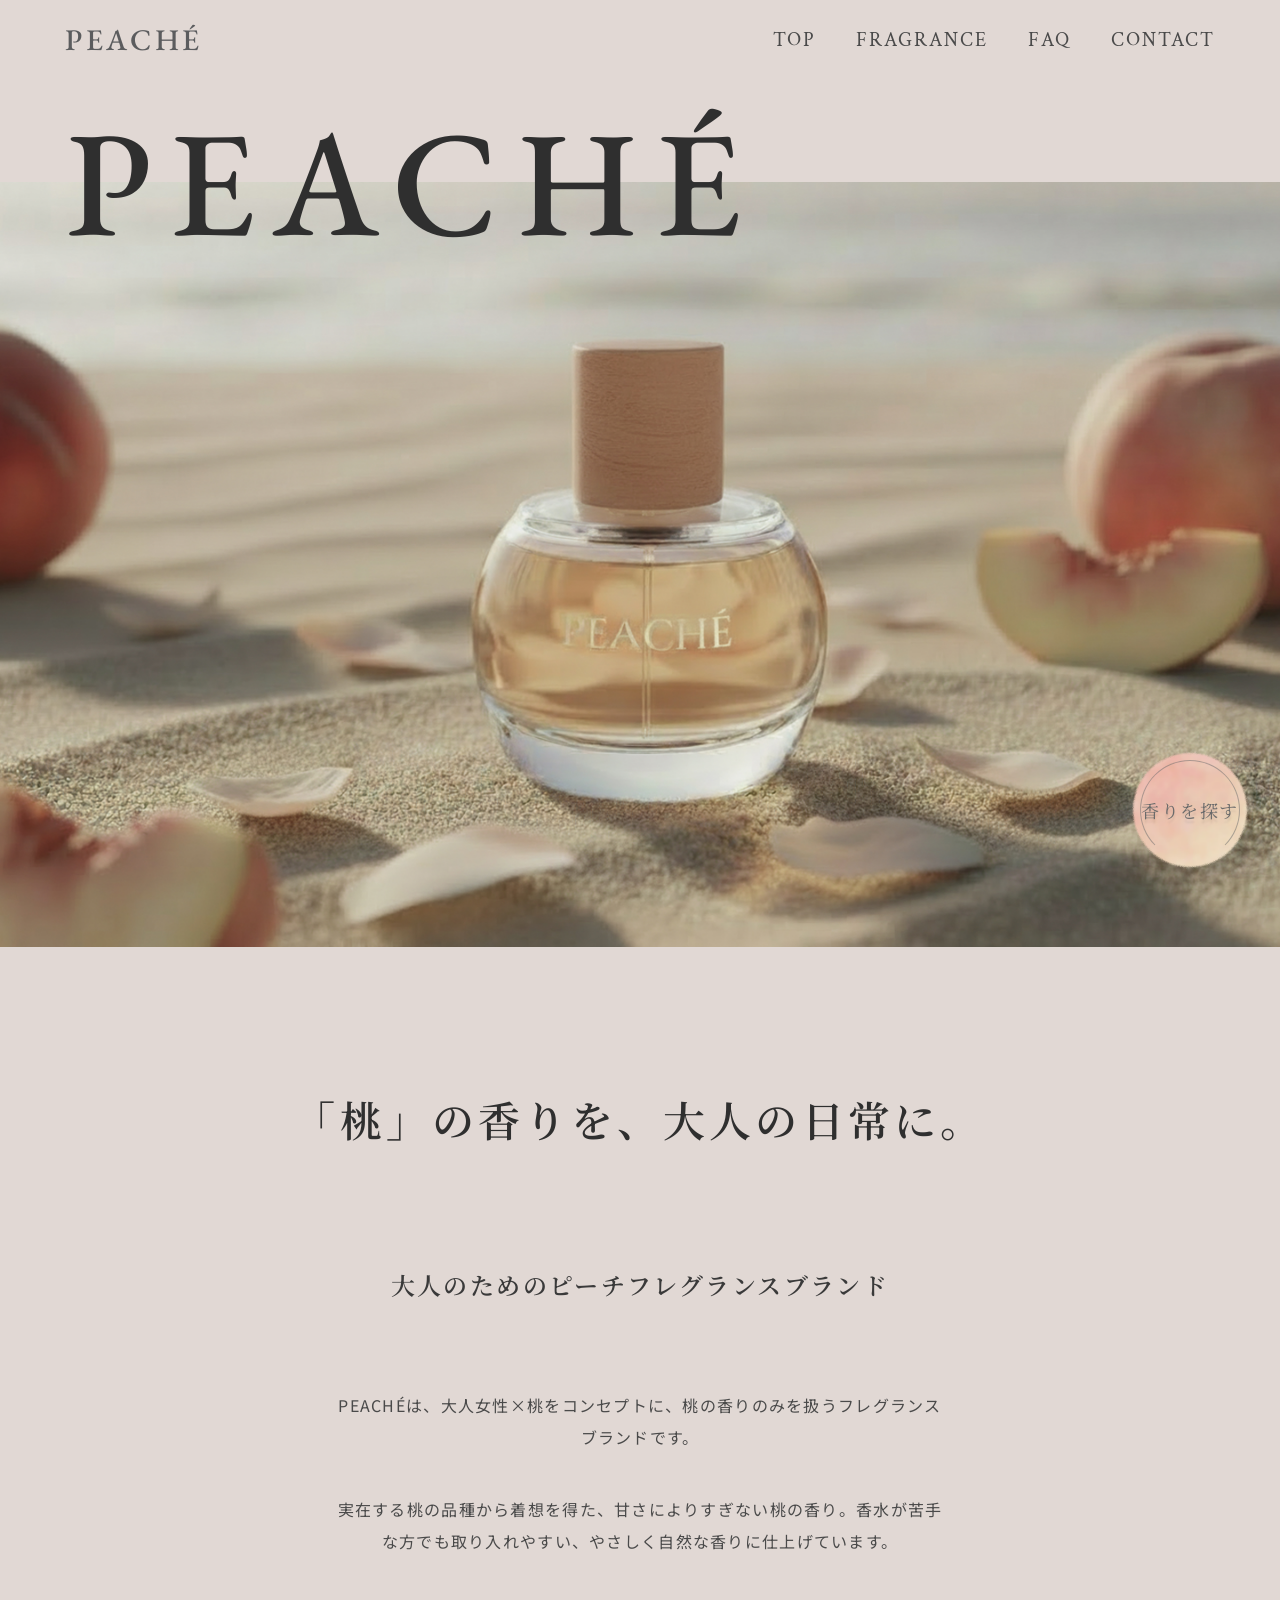
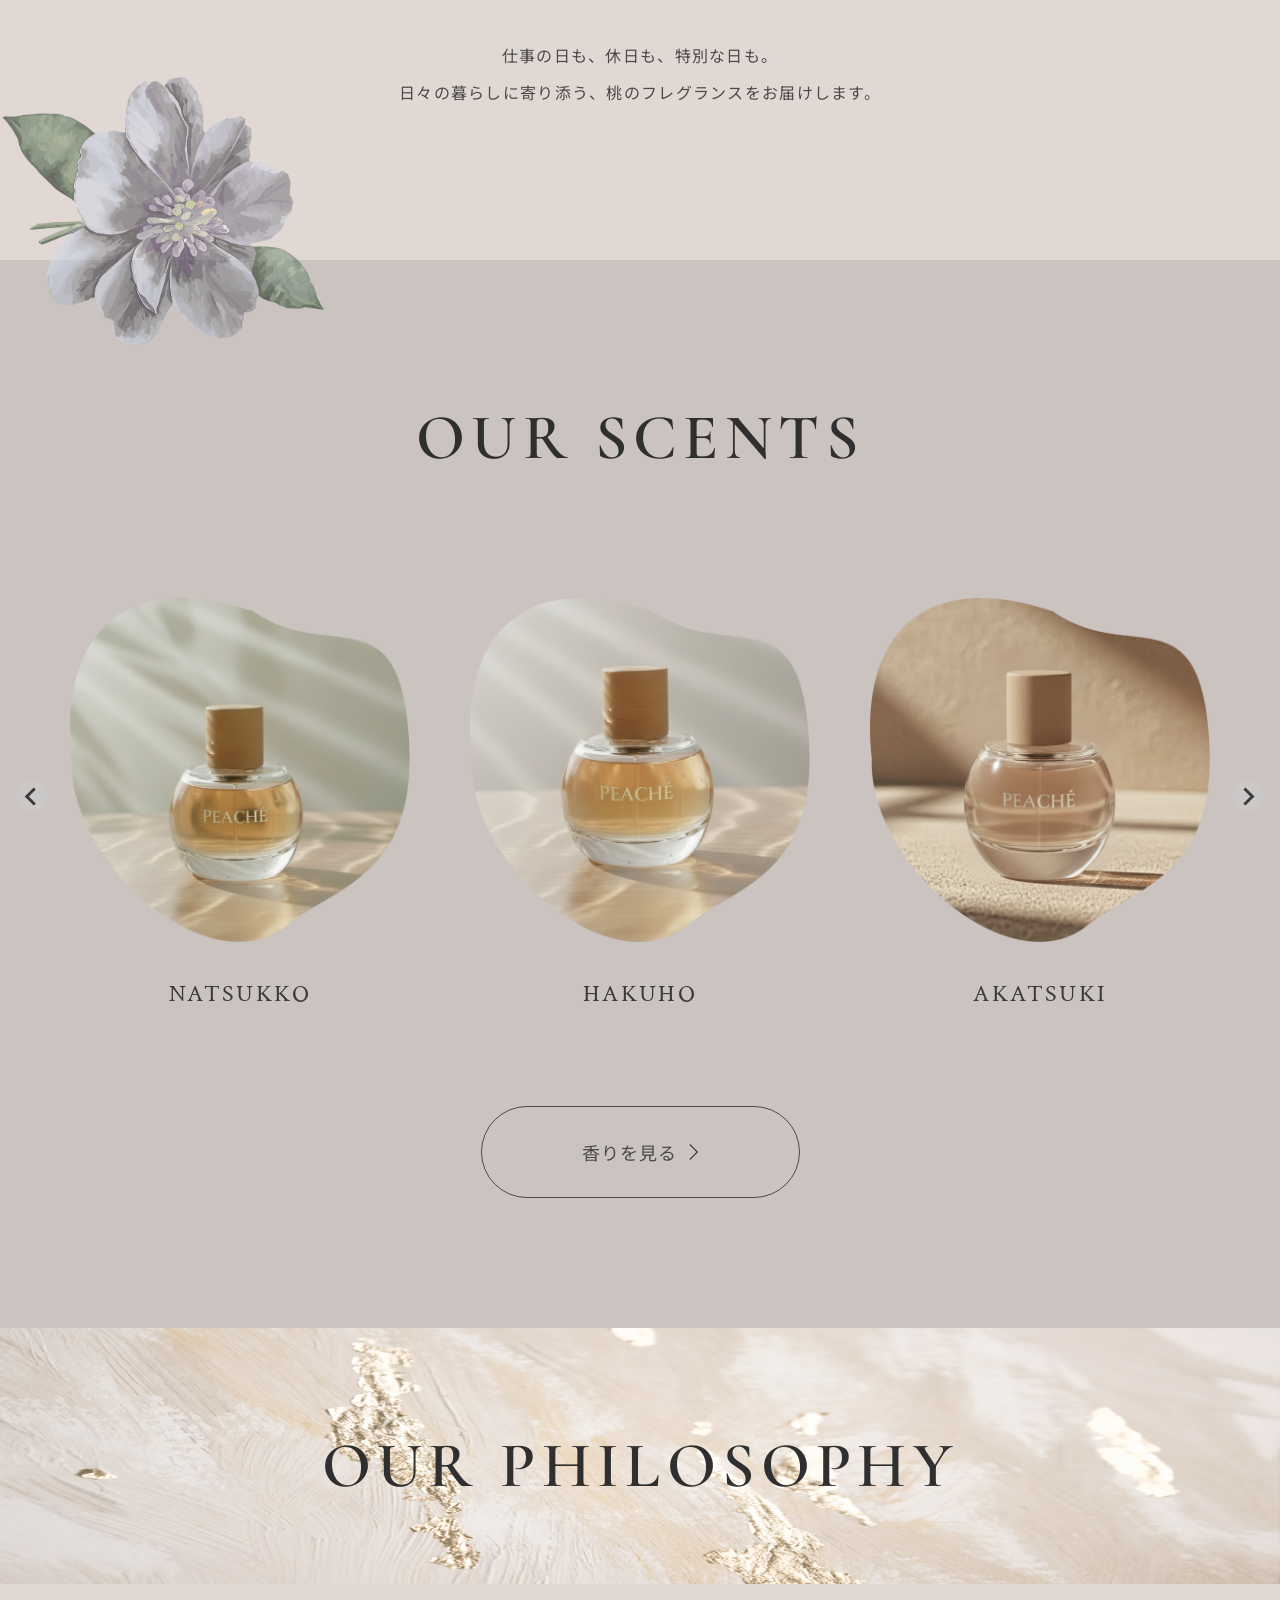
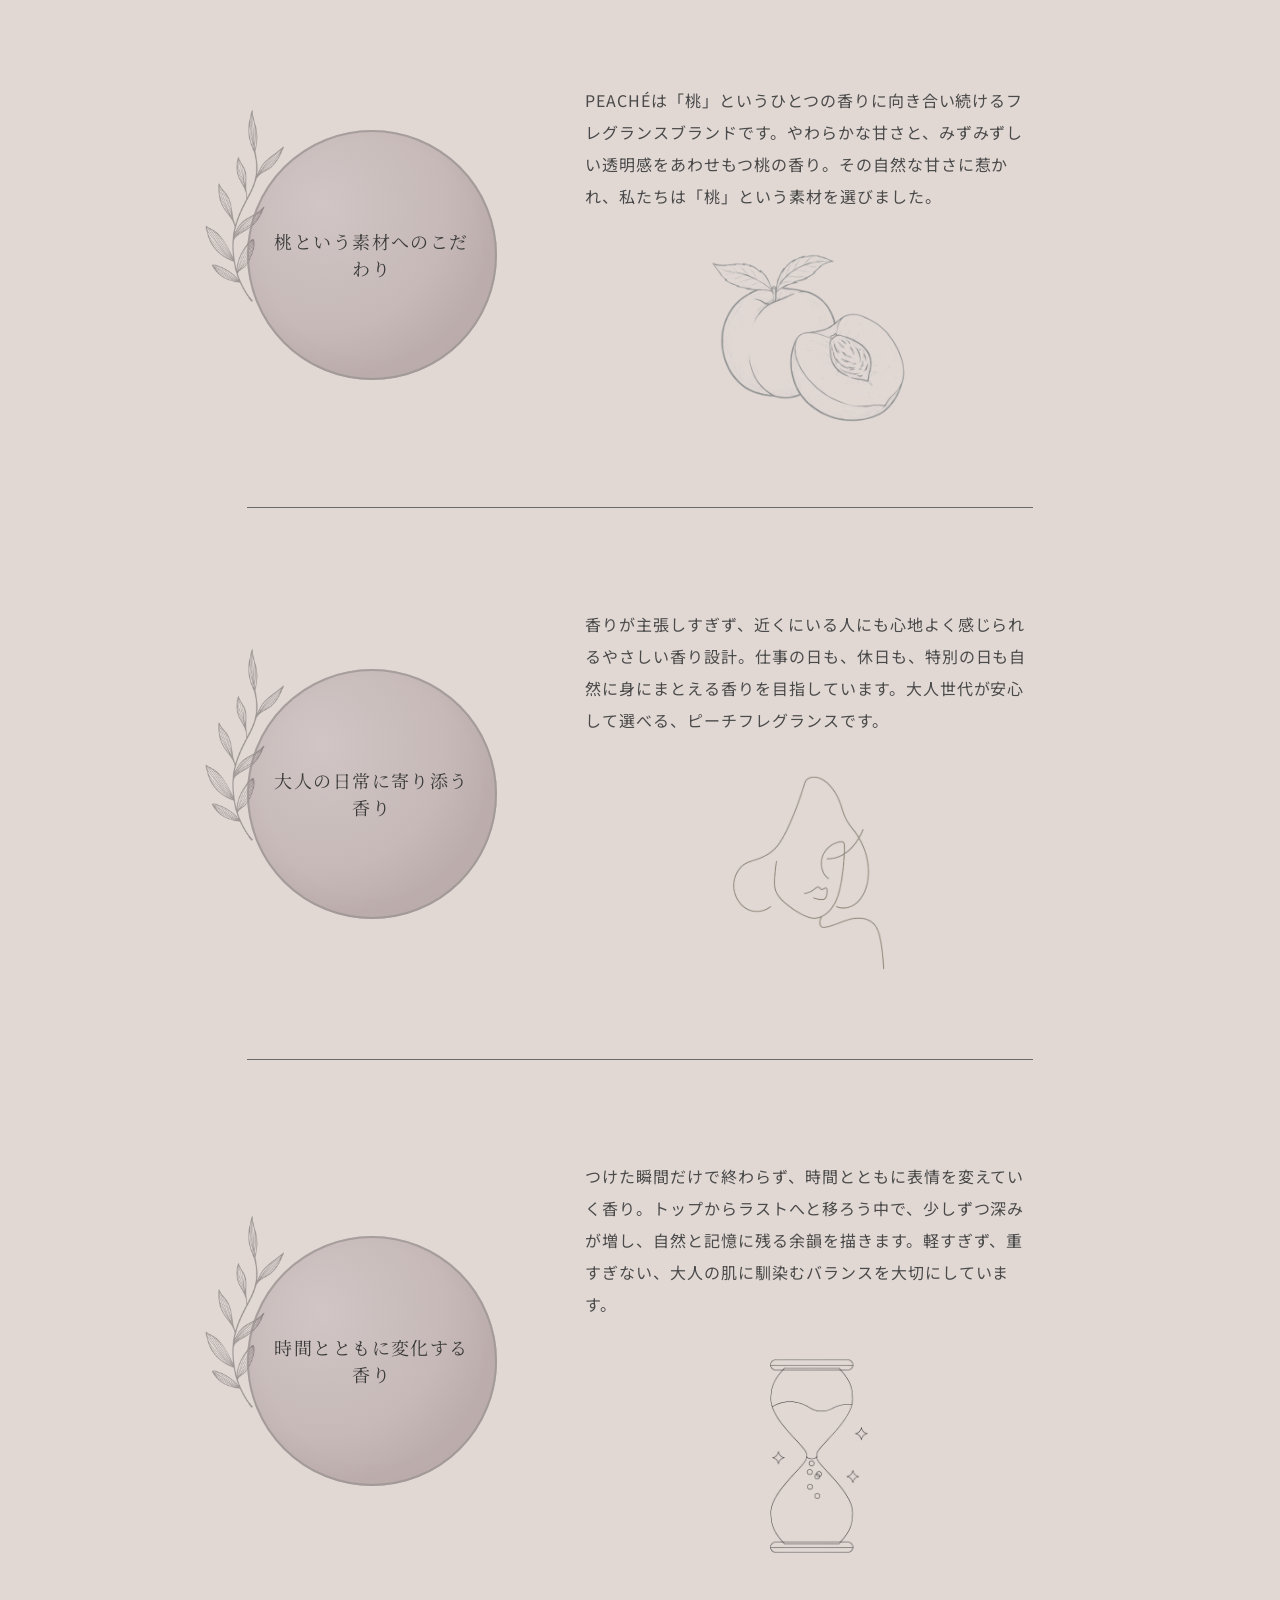
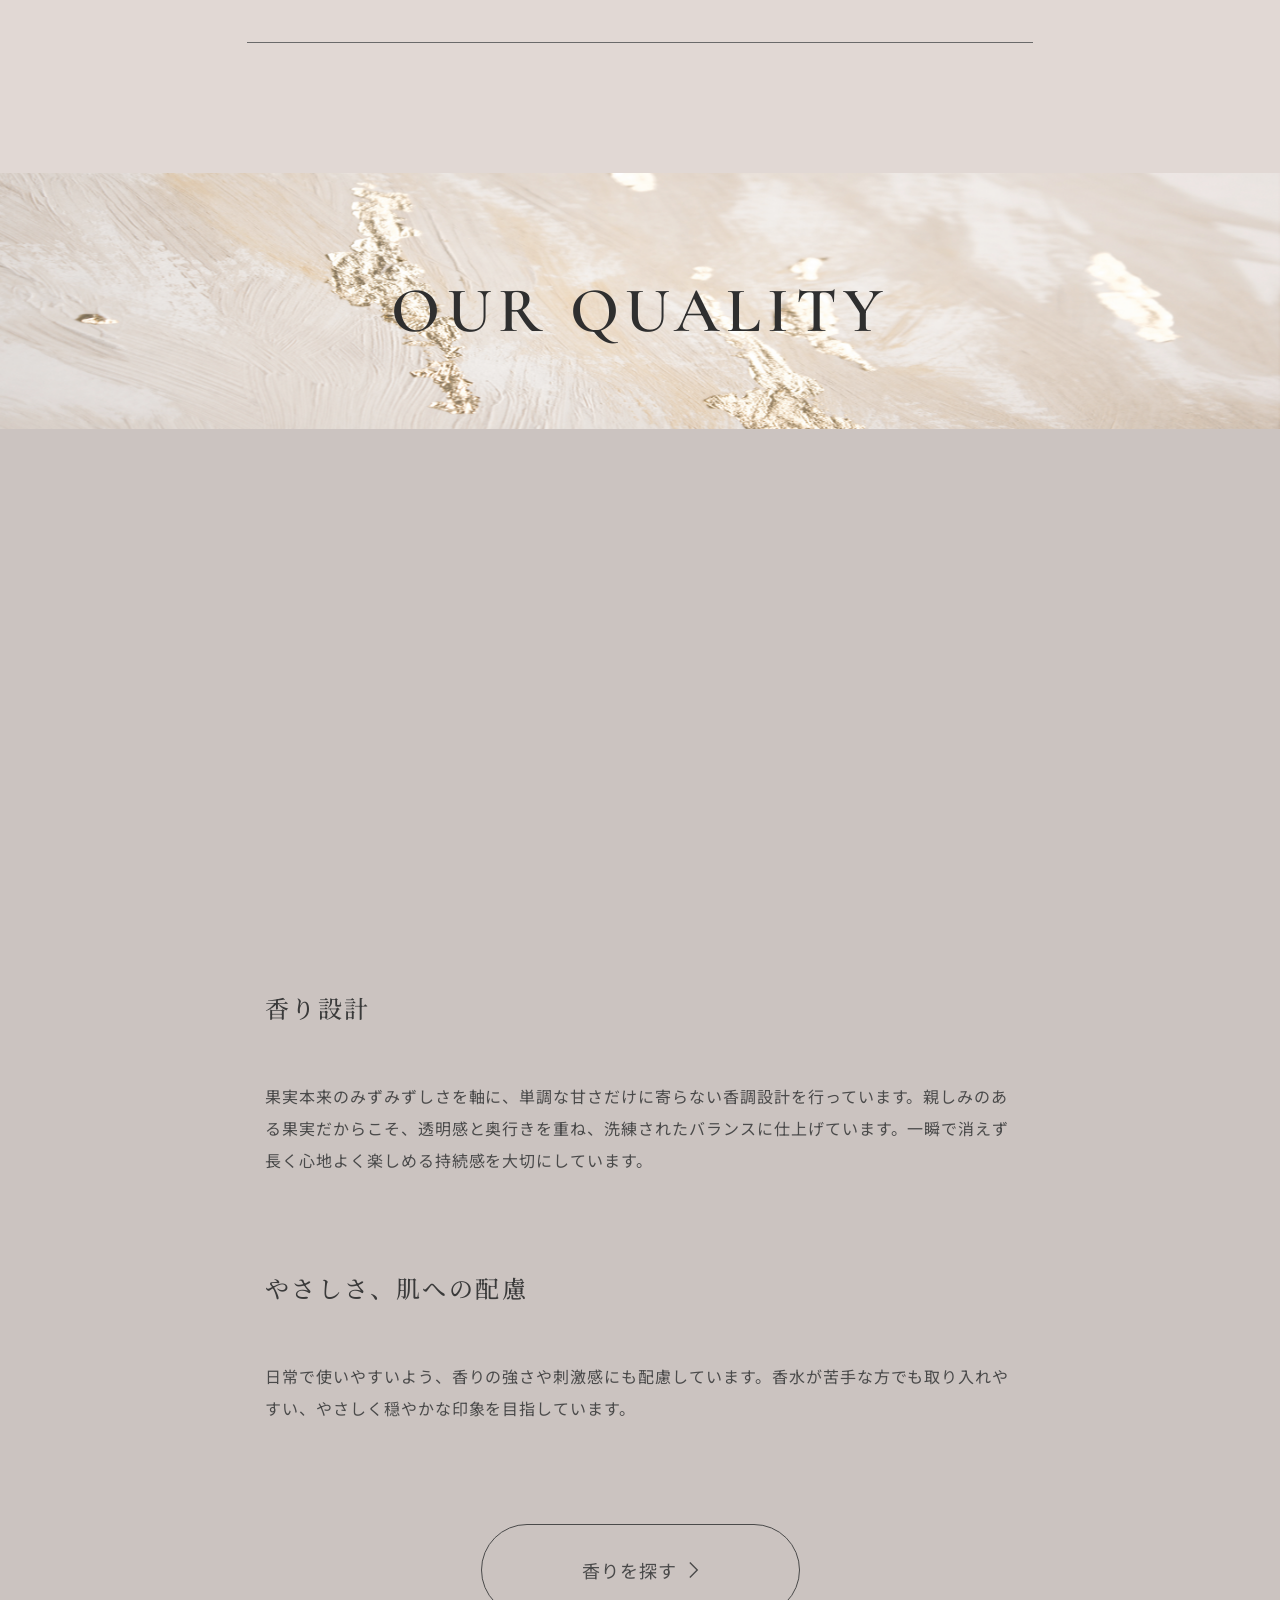
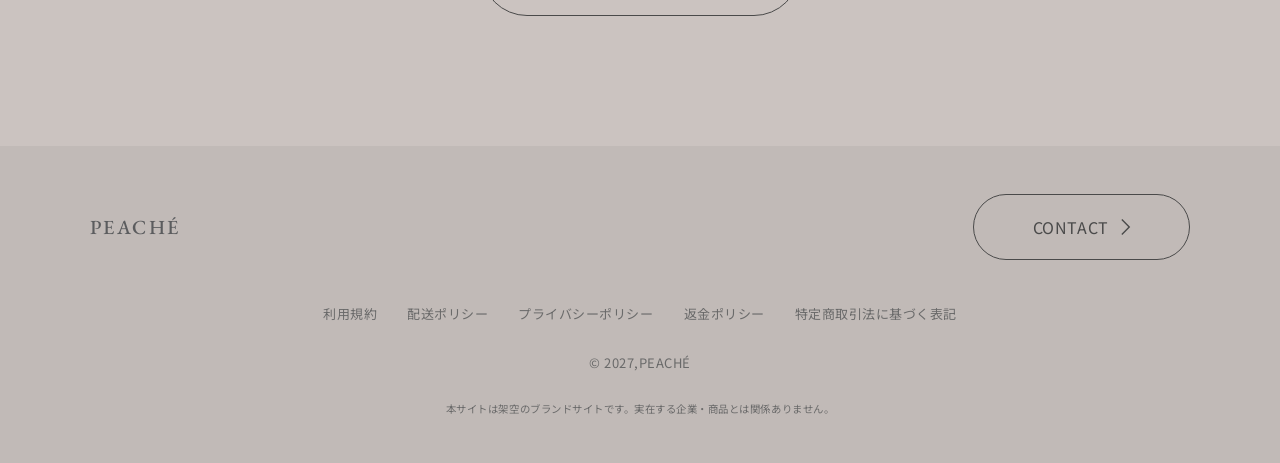
<file: index.html>
<!DOCTYPE html>
<html lang="ja">
    <head>

        <!-- favicon -->
        <link rel="icon" href="assets/favicon/favicon.ico">
        <link rel="apple-touch-icon" href="assets/favicon/apple-touch-icon.png">
        <link rel="icon" type="image/png" sizes="256x256" href="assets/favicon/android-chrome-256x256.png">
        <link rel="icon" type="image/png" sizes="512x512" href="assets/favicon/android-chrome-512x512.png">

        <!-- 検索エンジン用 -->
        <meta charset="UTF-8">
        <meta name="viewport" content="width=device-width, initial-scale=1.0">
        <meta name="description" content="「桃」の香りを、大人の日常に。PEACHÉは、実在する桃の品種から着想を得た、桃の香りのみを扱うフレグランスブランドです。">
        <title>PEACHÉ | 「桃」の香りを、大人の日常に。</title>

        <!-- OGP sns用 -->
        <meta property="og:title" content="PEACHÉ | 「桃」の香りを、大人の日常に。">
        <meta property="og:description" content="「桃」の香りを、大人の日常に。PEACHÉは、実在する桃の品種から着想を得た、桃の香りのみを扱うフレグランスブランドです。">
        <meta property="og:image" content="https://peache-fragrance.netlify.app/assets/ogp/ogp.jpg">
        <meta property="og:type" content="website">
        <meta property="og:url" content="https://peache-fragrance.netlify.app/">
        <meta property="og:site_name" content="PEACHÉ">

        <!-- web font -->
        <link rel="preconnect" href="https://fonts.googleapis.com">
        <link rel="preconnect" href="https://fonts.gstatic.com" crossorigin>
        <link href="https://fonts.googleapis.com/css2?family=Cormorant+Garamond:wght@500;600&family=Crimson+Text:wght@400&family=EB+Garamond:wght@500&family=Noto+Sans+JP:wght@400;500&family=Noto+Serif+JP:wght@500;600&display=swap" rel="stylesheet">
        
        <!-- リセットCSS -->
        <link rel="stylesheet" href="assets/css/destyle.css">
        <!-- splide CSS -->
        <link rel="stylesheet" href="https://cdn.jsdelivr.net/npm/@splidejs/splide@4.1.4/dist/css/splide.min.css">
        <!-- style CSS -->
        <link rel="stylesheet" href="assets/css/common.css">
        <link rel="stylesheet" href="assets/css/top.css">

    </head>

    <body>
        <div id="container" class="container">
            <header class="site-header js-header">
                <div class="site-header__inner">
                    <h1 class="site-header__logo">
                        <a class="logo" href="index.html">PEACHÉ</a>
                    </h1>
                    <!-- spのみ表示　ハンバーガー -->
                    <button type="button" class="site-header__open-btn js-site-header-open-btn">
                        <img src="assets/svg/hamburger-btn.svg" alt="メニューを開く">
                    </button>

                    <!-- spはドロワー　/ pcは横並びのグローバルナビ -->
                    <nav class="site-nav js-site-nav" id="site-nav">
                        
                        <!-- sp ドロワーのオーバーレイ用 背景　jsでクリックしたときに閉じる処理もつける-->
                        <div class="site-nav__overlay js-site-nav-overlay"></div>

                        <div class="site-nav__panel">
                            <div class="site-nav__header">
                                <a class="logo site-nav__logo" href="index.html">PEACHÉ</a>
                                <button type="button" class="site-nav__close-btn js-site-nav-close-btn">
                                    <img src="assets/svg/close-btn.svg" alt="メニューを閉じる">
                                </button>
                            </div>
                            <ul class="site-nav__list">
                                <li class="site-nav__item"><a href="index.html">TOP</a></li>
                                <li class="site-nav__item"><a href="fragrance/index.html">FRAGRANCE</a></li>
                                <li class="site-nav__item"><a href="faq.html">FAQ</a></li>
                                <li class="site-nav__item"><a href="contact.html">CONTACT</a></li>
                            </ul>
                        </div>
                    </nav>
                </div>
            </header>

            <main class="home-main">

                <section class="hero-home">
                        <h2 class="hero-home__title">PEACHÉ</h2>

                        <!-- divの箱の中に、pictureタグとsourceおいて、画面が768以上になったらPC用の画像に自動で切り替わるようにしてる -->
                        <div class="hero-home__image">
                            <picture>
                                <source srcset="assets/img/pc-top-hero@2x.jpg" media="(min-width: 768px)">
                                <img src="assets/img/sp-top-hero@2x.jpg" alt="">
                            </picture>
                        </div>
                        
                        <div class="hero-home__btn-box">
                            <a class="link-btn link-btn--hero link-btn--light" href="fragrance/index.html">
                                <span class="link-btn__text">香りを探す</span>
                                <span class="link-btn__arrow">
                                    <svg xmlns="http://www.w3.org/2000/svg" width="10" height="18" viewBox="0 0 10 18" fill="none">
                                        <path d="M1.10063 18L10 9L1.10063 0L0 1.12898L7.78302 9L0 16.871L1.10063 18Z" fill="currentColor"/>
                                    </svg>
                                </span>
                            </a>
                        </div>
                </section>

                <section class="concept">
                    <div class="concept__inner">
                            <h2 class="concept__title">「桃」の香りを、大人の日常に。</h2>
                            <p class="concept__lead">大人のための<br class="sp-br">ピーチフレグランスブランド</p>
                        <div class="concept__text-group">
                            <p class="concept__text">PEACHÉは、大人女性×桃をコンセプトに、桃の香りのみを扱うフレグランスブランドです。</p>
                            <p class="concept__text">実在する桃の品種から着想を得た、甘さによりすぎない桃の香り。香水が苦手な方でも取り入れやすい、やさしく自然な香りに仕上げています。</p>
                        </div>
                        <p class="concept__message">仕事の日も、休日も、特別な日も。<br>日々の暮らしに寄り添う、桃のフレグランスをお届けします。</p>
                    </div>
                </section>

                <section class="our-scents">
                    <h2 class="section__title section__title--our-scents">OUR SCENTS</h2>

                    <div class="splide our-scents__slider js-top-slider" aria-label="香りの一覧">
                        <div class="splide__track">
                            <ul class="splide__list">
                                <li class="splide__slide our-scents__item">
                                    <a href="fragrance/hakuho.html" class="our-scents__link">
                                        <img src="assets/img/top-scents-hakuho@2x.png" alt="HAKUHOの香水ボトル">
                                        <p class="our-scents__name">HAKUHO</p>
                                    </a>
                                </li>
                                <li class="splide__slide our-scents__item">
                                    <a href="fragrance/akatsuki.html" class="our-scents__link">
                                        <img src="assets/img/top-scents-akatsuki@2x.png" alt="AKATSUKIの香水ボトル">
                                        <p class="our-scents__name">AKATSUKI</p>
                                    </a>
                                </li>
                                <li class="splide__slide our-scents__item">
                                    <a href="fragrance/kawanakajima.html" class="our-scents__link">
                                        <img src="assets/img/top-scents-kawanakajima@2x.png" alt="KAWANAKAJIMAの香水ボトル">
                                        <p class="our-scents__name">KAWANAKAJIMA</p>
                                    </a>
                                </li>
                                <li class="splide__slide our-scents__item">
                                    <a href="fragrance/shimizu.html" class="our-scents__link">
                                        <img src="assets/img/top-scents-shimizu@2x.png" alt="SHIMIZUの香水ボトル">
                                        <p class="our-scents__name">SHIMIZU</p>
                                    </a>
                                </li>
                                <li class="splide__slide our-scents__item">
                                    <a href="fragrance/natsukko.html" class="our-scents__link">
                                        <img src="assets/img/top-scents-natsukko@2x.png" alt="NATSUKKOの香水ボトル">
                                        <p class="our-scents__name">NATSUKKO</p>
                                    </a>
                                </li>
                            </ul>
                        </div>
                    </div>

                    <div class="our-scents__cta">
                        <a class="link-btn link-btn--section link-btn--dark" href="fragrance/index.html">
                            <span class="link-btn__text">香りを見る</span>
                            <span class="link-btn__arrow">
                                <svg xmlns="http://www.w3.org/2000/svg" width="10" height="18" viewBox="0 0 10 18" fill="none">
                                    <path d="M1.10063 18L10 9L1.10063 0L0 1.12898L7.78302 9L0 16.871L1.10063 18Z" fill="currentColor"/>
                                </svg>
                            </span>
                        </a>
                    </div>
                </section>

                <section class="our-philosophy">
                    <div class="our-philosophy__head">
                        <h2 class="section__title section__title--our-philosophy">OUR PHILOSOPHY</h2>
                    </div>

                    <!-- PC 表示用 -->
                    <div class="our-philosophy__pc">

                        <div class="our-philosophy__pc-wrapper">

                            <!-- pc 1 -->
                            <div class="our-philosophy__row-block">
                                <div class="our-philosophy__circle-block">
                                    <div class="our-philosophy__circle our-philosophy__circle--leaf-left">
                                        <p class="our-philosophy__label">桃という素材へのこだわり</p>
                                    </div>
                                </div>

                                <div class="our-philosophy__content-block">
                                    <p class="our-philosophy__text">PEACHÉは「桃」というひとつの香りに向き合い続けるフレグランスブランドです。やわらかな甘さと、みずみずしい透明感をあわせもつ桃の香り。その自然な甘さに惹かれ、私たちは「桃」という素材を選びました。</p>
                                    <img class="our-philosophy__img our-philosophy__img--01" src="assets/img/top-philosophy-img-1@2x.png" alt="">
                                </div>
                            </div>

                            <!-- pc 2 -->
                            <div class="our-philosophy__row-block">
                                <div class="our-philosophy__circle-block">
                                    <div class="our-philosophy__circle our-philosophy__circle--leaf-left">
                                        <p class="our-philosophy__label">大人の日常に寄り添う香り</p>
                                    </div>
                                </div>

                                <div class="our-philosophy__content-block">
                                    <p class="our-philosophy__text">香りが主張しすぎず、近くにいる人にも心地よく感じられるやさしい香り設計。仕事の日も、休日も、特別の日も自然に身にまとえる香りを目指しています。大人世代が安心して選べる、ピーチフレグランスです。</p>
                                    <img class="our-philosophy__img our-philosophy__img--02" src="assets/img/top-philosophy-img-2@2x.png" alt="">
                                </div>
                            </div>

                            <!-- pc 3 -->
                            <div class="our-philosophy__row-block">
                                <div class="our-philosophy__circle-block">
                                    <div class="our-philosophy__circle our-philosophy__circle--leaf-left">
                                        <p class="our-philosophy__label">時間とともに変化する香り</p>
                                    </div>
                                </div>

                                <div class="our-philosophy__content-block">
                                    <p class="our-philosophy__text">つけた瞬間だけで終わらず、時間とともに表情を変えていく香り。トップからラストへと移ろう中で、少しずつ深みが増し、自然と記憶に残る余韻を描きます。軽すぎず、重すぎない、大人の肌に馴染むバランスを大切にしています。</p>
                                    <img class="our-philosophy__img our-philosophy__img--03" src="assets/img/top-philosophy-img-3@2x.png" alt="">
                                </div>
                            </div>
                        </div>
                    </div>

                    <!-- SP 表示用 -->
                    <div class="our-philosophy__sp">
                        <div class="our-philosophy__sp-wrapper">
                            <div class="our-philosophy__list">
                                <!-- sp circle intro 01 -->
                                <div class="our-philosophy__item">
                                    <!-- モーダルを開くボタン　data-modalの値と、開きたいモーダル側のの id を合致させる -->
                                    <button 
                                        class="our-philosophy__btn-open our-philosophy__circle our-philosophy__circle--leaf-left js-philosophy-open-btn"
                                        type="button"
                                        data-modal="philosophy-modal-01"
                                    >
                                        <span class="our-philosophy__label">桃という素材へのこだわり</span>
                                        <span class="our-philosophy__plus">+</span>
                                    </button>
                                </div>
                                <!-- sp circle intro 02 -->
                                <div class="our-philosophy__item">
                                    <!-- モーダルを開くボタン　data-modalの値と、開きたいモーダル側のの id を合致させる -->
                                    <button 
                                        class="our-philosophy__btn-open our-philosophy__circle our-philosophy__circle--leaf-right js-philosophy-open-btn"
                                        type="button"
                                        data-modal="philosophy-modal-02"
                                    >
                                        <span class="our-philosophy__label">大人の日常に寄り添う香り</span>
                                        <span class="our-philosophy__plus">+</span>
                                    </button>
                                </div>
                                <!-- sp circle intro 03 -->
                                <div class="our-philosophy__item">
                                    <!-- モーダルを開くボタン　data-modalの値と、開きたいモーダル側のの id を合致させる -->
                                    <button 
                                        class="our-philosophy__btn-open our-philosophy__circle our-philosophy__circle--leaf-left js-philosophy-open-btn"
                                        type="button"
                                        data-modal="philosophy-modal-03"
                                    >
                                        <span class="our-philosophy__label">時間とともに変化する香り</span>
                                        <span class="our-philosophy__plus">+</span>
                                    </button>
                                </div>
                            </div>
                        </div>

                        <!-- sp modal 01 -->
                        <div
                            class="our-philosophy-modal js-philosophy-modal"
                            id="philosophy-modal-01"
                        >
                            <!-- 背景のoverlay　jsでクリックしたときに閉じる処理もつける　-->
                            <div class="our-philosophyーmodal__overlay js-philosophy-overlay"></div>

                            <!-- モーダルの中身 -->
                            <div class="our-philosophy-modal__inner">
                                <h3 class="our-philosophy-modal__title">桃という素材へのこだわり</h3>
                                <img class="our-philosophy__img our-philosophy__img--01" src="assets/img/top-philosophy-img-1@2x.png" alt="">
                                <p class="our-philosophy__text">PEACHÉは「桃」というひとつの香りに向き合い続けるフレグランスブランドです。やわらかな甘さと、みずみずしい透明感をあわせもつ桃の香り。その自然な甘さに惹かれ、私たちは「桃」という素材を選びました。</p>
                                <button class="our-philosophy-modal__btn-close js-philosophy-close" type="button">
                                    <span class="our-philosophy-modal__close-icon">
                                        <img src="assets/svg/close-btn.svg" alt="">
                                    </span>
                                    <span class="our-philosophy-modal__close-text">閉じる</span>
                                </button>
                            </div>
                        </div>

                        <!-- sp modal 02 -->
                        <div
                            class="our-philosophy-modal js-philosophy-modal"
                            id="philosophy-modal-02"
                        >
                            <!-- 背景のoverlay　jsでクリックしたときに閉じる処理もつける　-->
                            <div class="our-philosophyーmodal__overlay js-philosophy-overlay"></div>

                            <div class="our-philosophy-modal__inner">
                                <h3 class="our-philosophy-modal__title">大人の日常に寄り添う香り</h3>
                                <img class="our-philosophy__img our-philosophy__img--02" src="assets/img/top-philosophy-img-2@2x.png" alt="">
                                <p class="our-philosophy__text">香りが主張しすぎず、近くにいる人にも心地よく感じられるやさしい香り設計。仕事の日も、休日も、特別の日も自然に身にまとえる香りを目指しています。大人世代が安心して選べる、ピーチフレグランスです。</p>
                                <button class="our-philosophy-modal__btn-close js-philosophy-close" type="button">
                                    <span class="our-philosophy-modal__close-icon">
                                        <img src="assets/svg/close-btn.svg" alt="">
                                    </span>
                                    <span class="our-philosophy-modal__close-text">閉じる</span>
                                </button>
                            </div>
                        </div>

                        <!-- sp modal 03 -->
                        <div
                            class="our-philosophy-modal js-philosophy-modal"
                            id="philosophy-modal-03"
                        >
                            <!-- 背景のoverlay　jsでクリックしたときに閉じる処理もつける　-->
                            <div class="our-philosophyーmodal__overlay js-philosophy-overlay"></div>

                            <div class="our-philosophy-modal__inner">
                                <h3 class="our-philosophy-modal__title">時間とともに変化する香り</h3>
                                <img class="our-philosophy__img our-philosophy__img--03" src="assets/img/top-philosophy-img-3@2x.png" alt="">
                                <p class="our-philosophy__text">つけた瞬間だけで終わらず、時間とともに表情を変えていく香り。トップからラストへと移ろう中で、少しずつ深みが増し、自然と記憶に残る余韻を描きます。軽すぎず、重すぎない、大人の肌に馴染むバランスを大切にしています。</p>
                                <button class="our-philosophy-modal__btn-close js-philosophy-close" type="button">
                                    <span class="our-philosophy-modal__close-icon">
                                        <img src="assets/svg/close-btn.svg" alt="">
                                    </span>
                                    <span class="our-philosophy-modal__close-text">閉じる</span>
                                </button>
                            </div>
                        </div>
                    </div>
                </section>

                <section class="our-quality">
                    <h2 class="section__title section__title--our-quality">OUR QUALITY</h2>
                    <div class="our-quality__wrapper">
                        <video class="our-quality__video" autoplay muted loop playsinline>
                            <source src="assets/video/quality-video.mp4">
                        </video>

                        <div class="our-quality__content">
                            <div class="our-quality__block">
                                <h3 class="our-quality__block-title">香り設計</h3>
                                <p class="our-quality__block-text">果実本来のみずみずしさを軸に、単調な甘さだけに寄らない香調設計を行っています。親しみのある果実だからこそ、透明感と奥行きを重ね、洗練されたバランスに仕上げています。一瞬で消えず長く心地よく楽しめる持続感を大切にしています。</p>
                            </div>

                            <div class="our-quality__block">
                                <h3 class="our-quality__block-title">やさしさ、肌への配慮</h3>
                                <p class="our-quality__block-text">日常で使いやすいよう、香りの強さや刺激感にも配慮しています。香水が苦手な方でも取り入れやすい、やさしく穏やかな印象を目指しています。</p>
                            </div>
                            
                            <div class="our-quality__cta">
                                <a class="link-btn link-btn--section link-btn--dark" href="fragrance/index.html">
                                    <span class="link-btn__text">香りを探す</span>
                                    <span class="link-btn__arrow">
                                        <svg xmlns="http://www.w3.org/2000/svg" width="10" height="18" viewBox="0 0 10 18" fill="none">
                                            <path d="M1.10063 18L10 9L1.10063 0L0 1.12898L7.78302 9L0 16.871L1.10063 18Z" fill="currentColor"/>
                                        </svg>
                                    </span>
                                </a>
                            </div>
                        </div>
                    </div>
                </section>
            </main>

            <!-- フローティングCTA -->
            <a class="floating-cta" href="fragrance/index.html">
                <span class="floating-cta__text">香りを探す</span>
            </a>
            
            
            <footer class="footer">
                
                <div class="footer__wrapper">
                    <div class="footer__top">
                        <div class="footer__cta">
                            <a class="link-btn link-btn--contact link-btn--dark" href="contact.html">
                                <span class="link-btn__text">CONTACT</span>
                                <span class="link-btn__arrow">
                                    <svg xmlns="http://www.w3.org/2000/svg" width="10" height="18" viewBox="0 0 10 18" fill="none">
                                        <path d="M1.10063 18L10 9L1.10063 0L0 1.12898L7.78302 9L0 16.871L1.10063 18Z" fill="currentColor"/>
                                    </svg>
                                </span>
                            </a>
                        </div>    
                        <a class="logo footer__logo" href="index.html">PEACHÉ</a>
                    </div>

                    <div class="footer__bottom">
                        <ul class="footer__policy-list">
                            <li class="footer__policy-item">
                                <a href="#">利用規約</a>
                            </li>
                            <li class="footer__policy-item">
                                <a href="#">配送ポリシー</a>
                            </li>
                            <li class="footer__policy-item">
                                <a href="#">プライバシーポリシー</a>
                            </li>
                            <li class="footer__policy-item">
                                <a href="#">返金ポリシー</a>
                            </li>
                            <li class="footer__policy-item">
                                <a href="#">特定商取引法に基づく表記</a>
                            </li>
                        </ul>
                        <small class="footer__copyright">&copy; 2027,PEACHÉ</small>
                        <p class="footer__cautionary-note">
                            <small>本サイトは架空のブランドサイトです。実在する企業・商品とは関係ありません。</small>
                        </p>
                    </div>
                </div>
            </footer>
        </div>
        
        <!-- splide js -->
        <script src="https://cdn.jsdelivr.net/npm/@splidejs/splide@4.1.4/dist/js/splide.min.js"></script>
        <!-- main js -->
        <script src="assets/js/main.js"></script>

    </body>
</html>
</file>
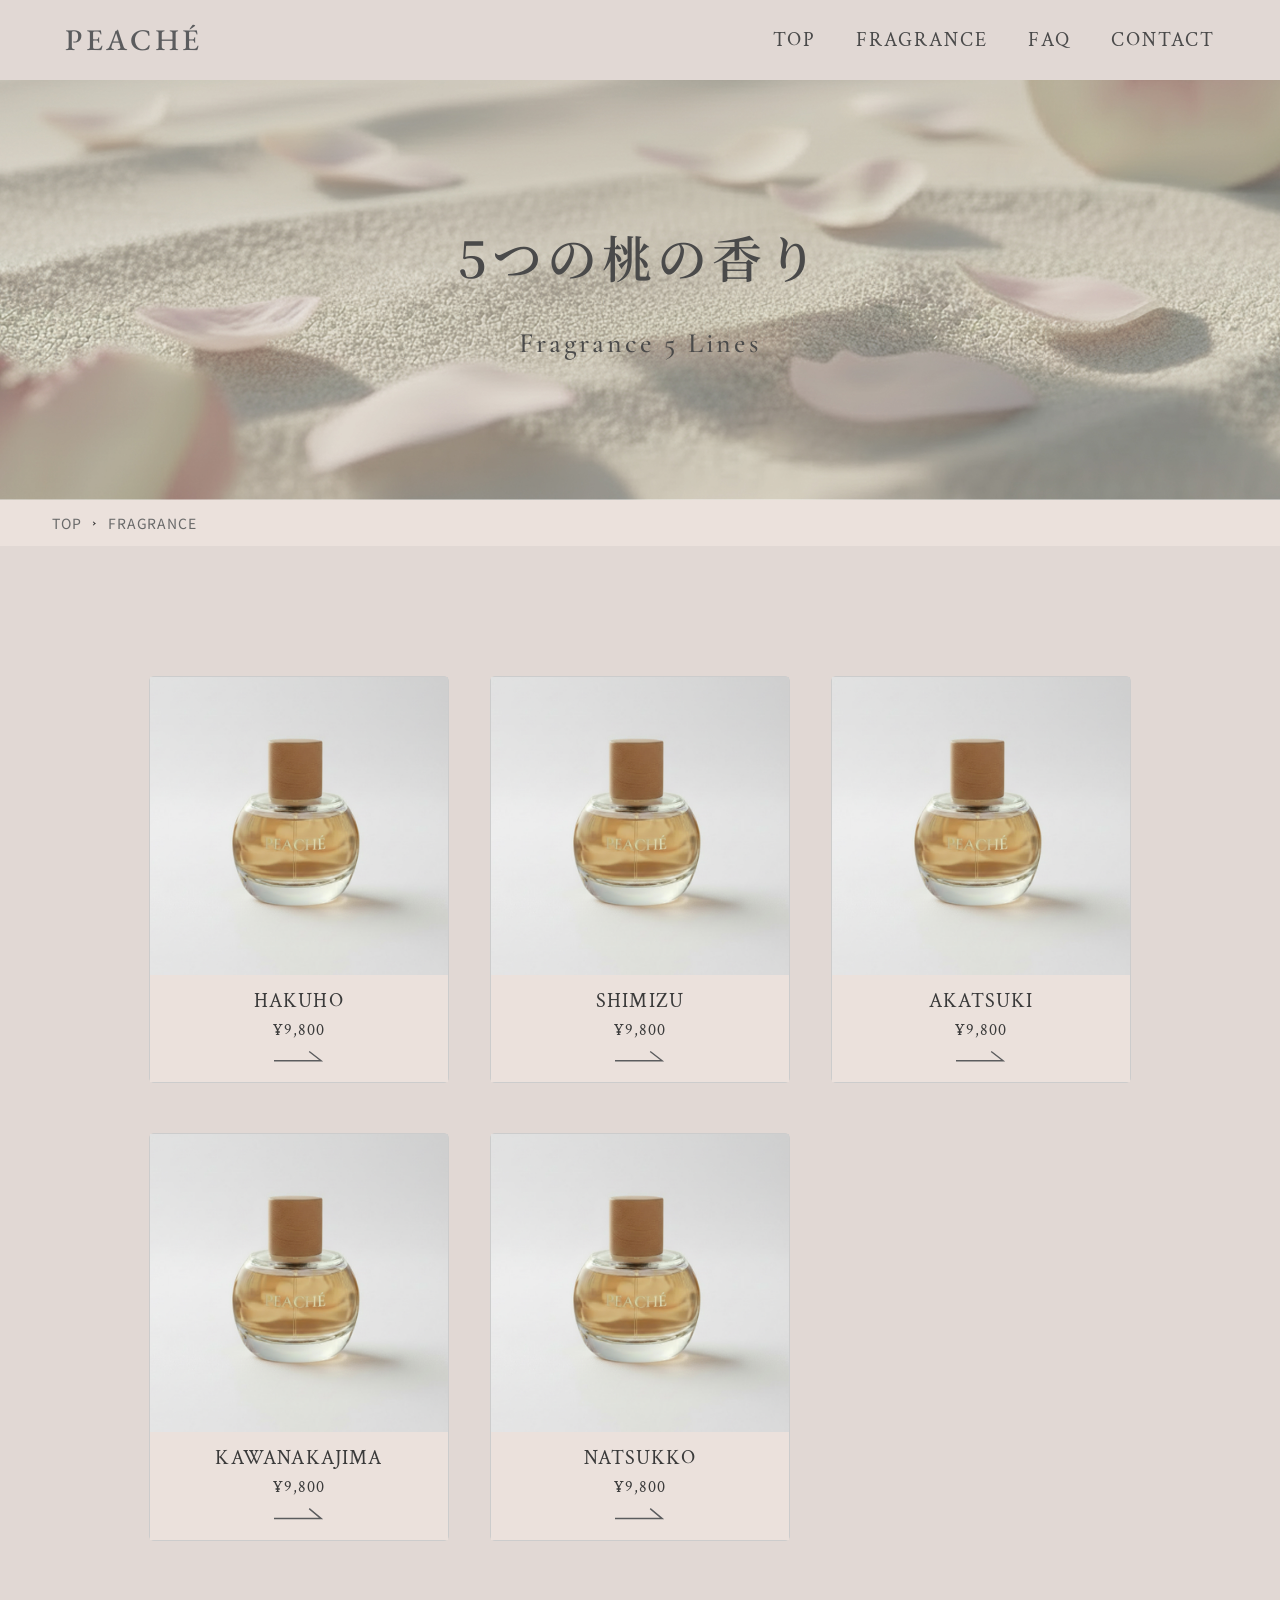
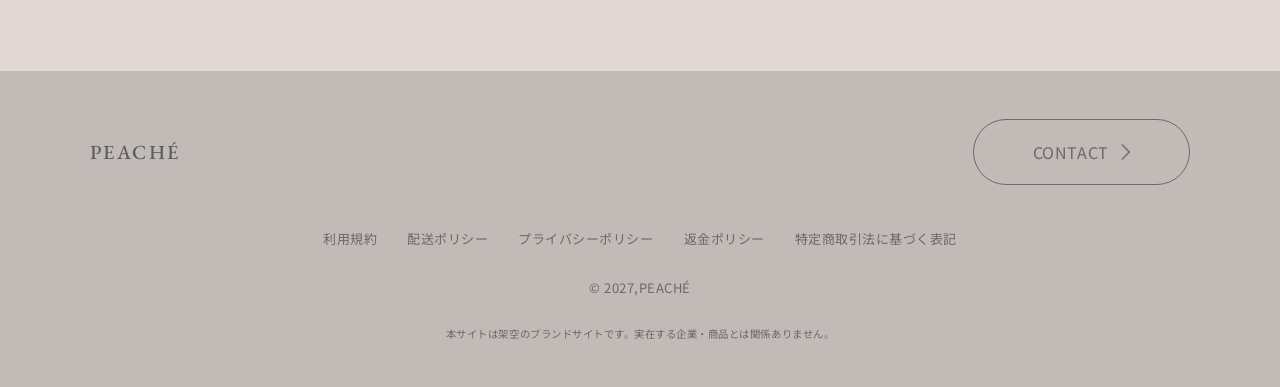
<file: fragrance/index.html>
<!DOCTYPE html>
<html lang="ja">
    <head>

        <!-- favicon -->
        <link rel="icon" href="../assets/favicon/favicon.ico">
        <link rel="apple-touch-icon" href="../assets/favicon/apple-touch-icon.png">
        <link rel="icon" type="image/png" sizes="256x256" href="../assets/favicon/android-chrome-256x256.png">
        <link rel="icon" type="image/png" sizes="512x512" href="../assets/favicon/android-chrome-512x512.png">

        <!-- 検索エンジン用 -->
        <meta charset="UTF-8">
        <meta name="viewport" content="width=device-width, initial-scale=1.0">
        <meta name="description" content="PEACHÉのフレグランス一覧ページです。5つの桃の香りをご紹介いたします。">
        <title>FRAGRANCE | PEACHÉ</title>

        <!-- OGP sns用 -->
        <meta property="og:title" content="FRAGRANCE | PEACHÉ">
        <meta property="og:description" content="PEACHÉのフレグランス一覧ページです。5つの桃の香りをご紹介いたします。">
        <meta property="og:image" content="https://peache-fragrance.netlify.app/assets/ogp/ogp.jpg">
        <meta property="og:type" content="website">
        <meta property="og:url" content="https://peache-fragrance.netlify.app/fragrance/">
        <meta property="og:site_name" content="PEACHÉ">

        <!-- web font -->
        <link rel="preconnect" href="https://fonts.googleapis.com">
        <link rel="preconnect" href="https://fonts.gstatic.com" crossorigin>
        <link href="https://fonts.googleapis.com/css2?family=Cormorant+Garamond:wght@500;600&family=Crimson+Text:wght@400&family=EB+Garamond:wght@500&family=Noto+Sans+JP:wght@400;500&family=Noto+Serif+JP:wght@500;600&display=swap" rel="stylesheet">
        
        <!-- リセットCSS -->
        <link rel="stylesheet" href="../assets/css/destyle.css">
        <!-- style CSS -->
        <link rel="stylesheet" href="../assets/css/common.css">
        <link rel="stylesheet" href="../assets/css/fragrance.css">

    </head>

    <body>
        <div id="fragrance-archive-page" class="fragrance-archive-page">

            <header class="site-header js-header">
                <div class="site-header__inner">
                    <h1 class="site-header__logo">
                        <a class="logo" href="../index.html">PEACHÉ</a>
                    </h1>
                    <!-- spのみ表示　ハンバーガー -->
                    <button type="button" class="site-header__open-btn js-site-header-open-btn">
                        <img src="../assets/svg/hamburger-btn.svg" alt="メニューを開く">
                    </button>

                    <!-- spはドロワー　/ pcは横並びのグローバルナビ -->
                    <nav class="site-nav js-site-nav" id="site-nav">
                        
                        <!-- sp ドロワーのオーバーレイ用 背景　jsでクリックしたときに閉じる処理もつける-->
                        <div class="site-nav__overlay js-site-nav-overlay"></div>

                        <div class="site-nav__panel">
                            <div class="site-nav__header">
                                <a class="logo site-nav__logo" href="../index.html">PEACHÉ</a>
                                <button type="button" class="site-nav__close-btn js-site-nav-close-btn">
                                    <img src="../assets/svg/close-btn.svg" alt="メニューを閉じる">
                                </button>
                            </div>
                            <ul class="site-nav__list">
                                <li class="site-nav__item"><a href="../index.html">TOP</a></li>
                                <li class="site-nav__item"><a href="./index.html">FRAGRANCE</a></li>
                                <li class="site-nav__item"><a href="../faq.html">FAQ</a></li>
                                <li class="site-nav__item"><a href="../contact.html">CONTACT</a></li>
                            </ul>
                        </div>
                    </nav>
                </div>
            </header>

            <main class="archive-main">
                
                <section class="page-hero">
                    <div class="page-hero__title-group">
                        <h1 class="page-hero__title">5つの桃の香り</h1>
                        <p class="page-hero__sabtitle">Fragrance 5 Lines</p>
                    </div>

                    <!-- divの箱の中に、pictureタグとsourceおいて、画面が768以上になったらPC用の画像に自動で切り替わるようにしてる -->
                    <div class="page-hero__img">
                        <picture>
                            <source srcset="../assets/img/pc-sab-hero@2x.jpg" media="(min-width: 768px)">
                            <img src="../assets/img/sp-sab-hero@2x.jpg" alt="">
                        </picture>
                    </div>
                </section>

                <nav class="breadcrumb">
                    <div class="breadcrumb__inner">
                        <ol class="breadcrumb__list">
                            <li class="breadcrumb__item">
                                <a href="../index.html">TOP</a>
                            </li>

                            <li class="breadcrumb__item" aria-current="page">
                                <a href="">FRAGRANCE</a>
                            </li>

                        </ol>
                    </div>
                </nav>
                
                <section class="fragrance-archive">
                    <div class="fragrance-archive__inner">
                        <ul class="fragrance-archive__list">
                            <li class="fragrance-archive__item">
                                <a class="fragrance-archive__card" href="./hakuho.html">
                                    <div class="fragrance-archive__img">
                                        <img class="fragrance-archive__photo fragrance-archive__photo--default" src="../assets/img/archive-card-img@2x.jpg" alt="">
                                        <img class="fragrance-archive__photo fragrance-archive__photo--hover" src="../assets/img/pc-single-hakuho@2x.jpg" alt="">
                                    </div>
                                    <div class="fragrance-archive__text-area">
                                        <h2 class="fragrance-archive__name">HAKUHO</h2>
                                        <p class="fragrance-archive__price">¥9,800</p>
                                        <span class="fragrance-archive__arrow"><img src="../assets/img/pc-single-scent-card-img-arrow.svg" alt=""></span>
                                    </div>
                                </a>
                            </li>

                            <li class="fragrance-archive__item">
                                <a class="fragrance-archive__card" href="./shimizu.html">
                                    <div class="fragrance-archive__img">
                                        <img class="fragrance-archive__photo fragrance-archive__photo--default" src="../assets/img/archive-card-img@2x.jpg" alt="">
                                        <img class="fragrance-archive__photo fragrance-archive__photo--hover" src="../assets/img/pc-single-shimizu@2x.jpg" alt="">
                                    </div>
                                    <div class="fragrance-archive__text-area">
                                        <h2 class="fragrance-archive__name">SHIMIZU</h2>
                                        <p class="fragrance-archive__price">¥9,800</p>
                                        <span class="fragrance-archive__arrow"><img src="../assets/img/pc-single-scent-card-img-arrow.svg" alt=""></span>
                                    </div>
                                </a>
                            </li>

                            <li class="fragrance-archive__item">
                                <a class="fragrance-archive__card" href="./akatsuki.html">
                                    <div class="fragrance-archive__img">
                                        <img class="fragrance-archive__photo fragrance-archive__photo--default" src="../assets/img/archive-card-img@2x.jpg" alt="">
                                        <img class="fragrance-archive__photo fragrance-archive__photo--hover" src="../assets/img/pc-single-akatsuki@2x.jpg" alt="">
                                    </div>
                                    <div class="fragrance-archive__text-area">
                                        <h2 class="fragrance-archive__name">AKATSUKI</h2>
                                        <p class="fragrance-archive__price">¥9,800</p>
                                        <span class="fragrance-archive__arrow"><img src="../assets/img/pc-single-scent-card-img-arrow.svg" alt=""></span>
                                    </div>
                                </a>
                            </li>

                            <li class="fragrance-archive__item">
                                <a class="fragrance-archive__card" href="./kawanakajima.html">
                                    <div class="fragrance-archive__img">
                                        <img class="fragrance-archive__photo fragrance-archive__photo--default" src="../assets/img/archive-card-img@2x.jpg" alt="">
                                        <img class="fragrance-archive__photo fragrance-archive__photo--hover" src="../assets/img/pc-single-kawanakajima@2x.jpg" alt="">
                                    </div>
                                    <div class="fragrance-archive__text-area">
                                        <h2 class="fragrance-archive__name">KAWANAKAJIMA</h2>
                                        <p class="fragrance-archive__price">¥9,800</p>
                                        <span class="fragrance-archive__arrow"><img src="../assets/img/pc-single-scent-card-img-arrow.svg" alt=""></span>
                                    </div>
                                </a>
                            </li>

                            <li class="fragrance-archive__item">
                                <a class="fragrance-archive__card" href="./natsukko.html">
                                    <div class="fragrance-archive__img">
                                        <img class="fragrance-archive__photo fragrance-archive__photo--default" src="../assets/img/archive-card-img@2x.jpg" alt="">
                                        <img class="fragrance-archive__photo fragrance-archive__photo--hover" src="../assets/img/pc-single-natsukko@2x.jpg" alt="">
                                    </div>
                                    <div class="fragrance-archive__text-area">
                                        <h2 class="fragrance-archive__name">NATSUKKO</h2>
                                        <p class="fragrance-archive__price">¥9,800</p>
                                        <span class="fragrance-archive__arrow"><img src="../assets/img/pc-single-scent-card-img-arrow.svg" alt=""></span>
                                    </div>
                                </a>
                            </li> 
                        </ul>
                    </div>
                </section>
            </main>

            <footer class="footer">
                <div class="footer__wrapper">
                    <div class="footer__top">
                        <div class="footer__cta">
                            <a class="link-btn link-btn--contact link-btn--dark" href="../contact.html">
                                <span class="link-btn__text">CONTACT</span>
                                <span class="link-btn__arrow">
                                    <svg xmlns="http://www.w3.org/2000/svg" width="10" height="18" viewBox="0 0 10 18" fill="none">
                                        <path d="M1.10063 18L10 9L1.10063 0L0 1.12898L7.78302 9L0 16.871L1.10063 18Z" fill="currentColor"/>
                                    </svg>
                                </span>
                            </a>
                        </div>    
                        <a class="logo footer__logo" href="../index.html">PEACHÉ</a>
                    </div>

                    <div class="footer__bottom">
                        <ul class="footer__policy-list">
                            <li class="footer__policy-item">
                                <a href="#">利用規約</a>
                            </li>
                            <li class="footer__policy-item">
                                <a href="#">配送ポリシー</a>
                            </li>
                            <li class="footer__policy-item">
                                <a href="#">プライバシーポリシー</a>
                            </li>
                            <li class="footer__policy-item">
                                <a href="#">返金ポリシー</a>
                            </li>
                            <li class="footer__policy-item">
                                <a href="#">特定商取引法に基づく表記</a>
                            </li>
                        </ul>
                        <small class="footer__copyright">&copy; 2027,PEACHÉ</small>
                        <p class="footer__cautionary-note">
                            <small>本サイトは架空のブランドサイトです。実在する企業・商品とは関係ありません。</small>
                        </p>
                    </div>
                </div>
            </footer>
        </div>
        
        <!-- main js -->
        <script src="../assets/js/main.js"></script>

    </body>
</html>
</file>
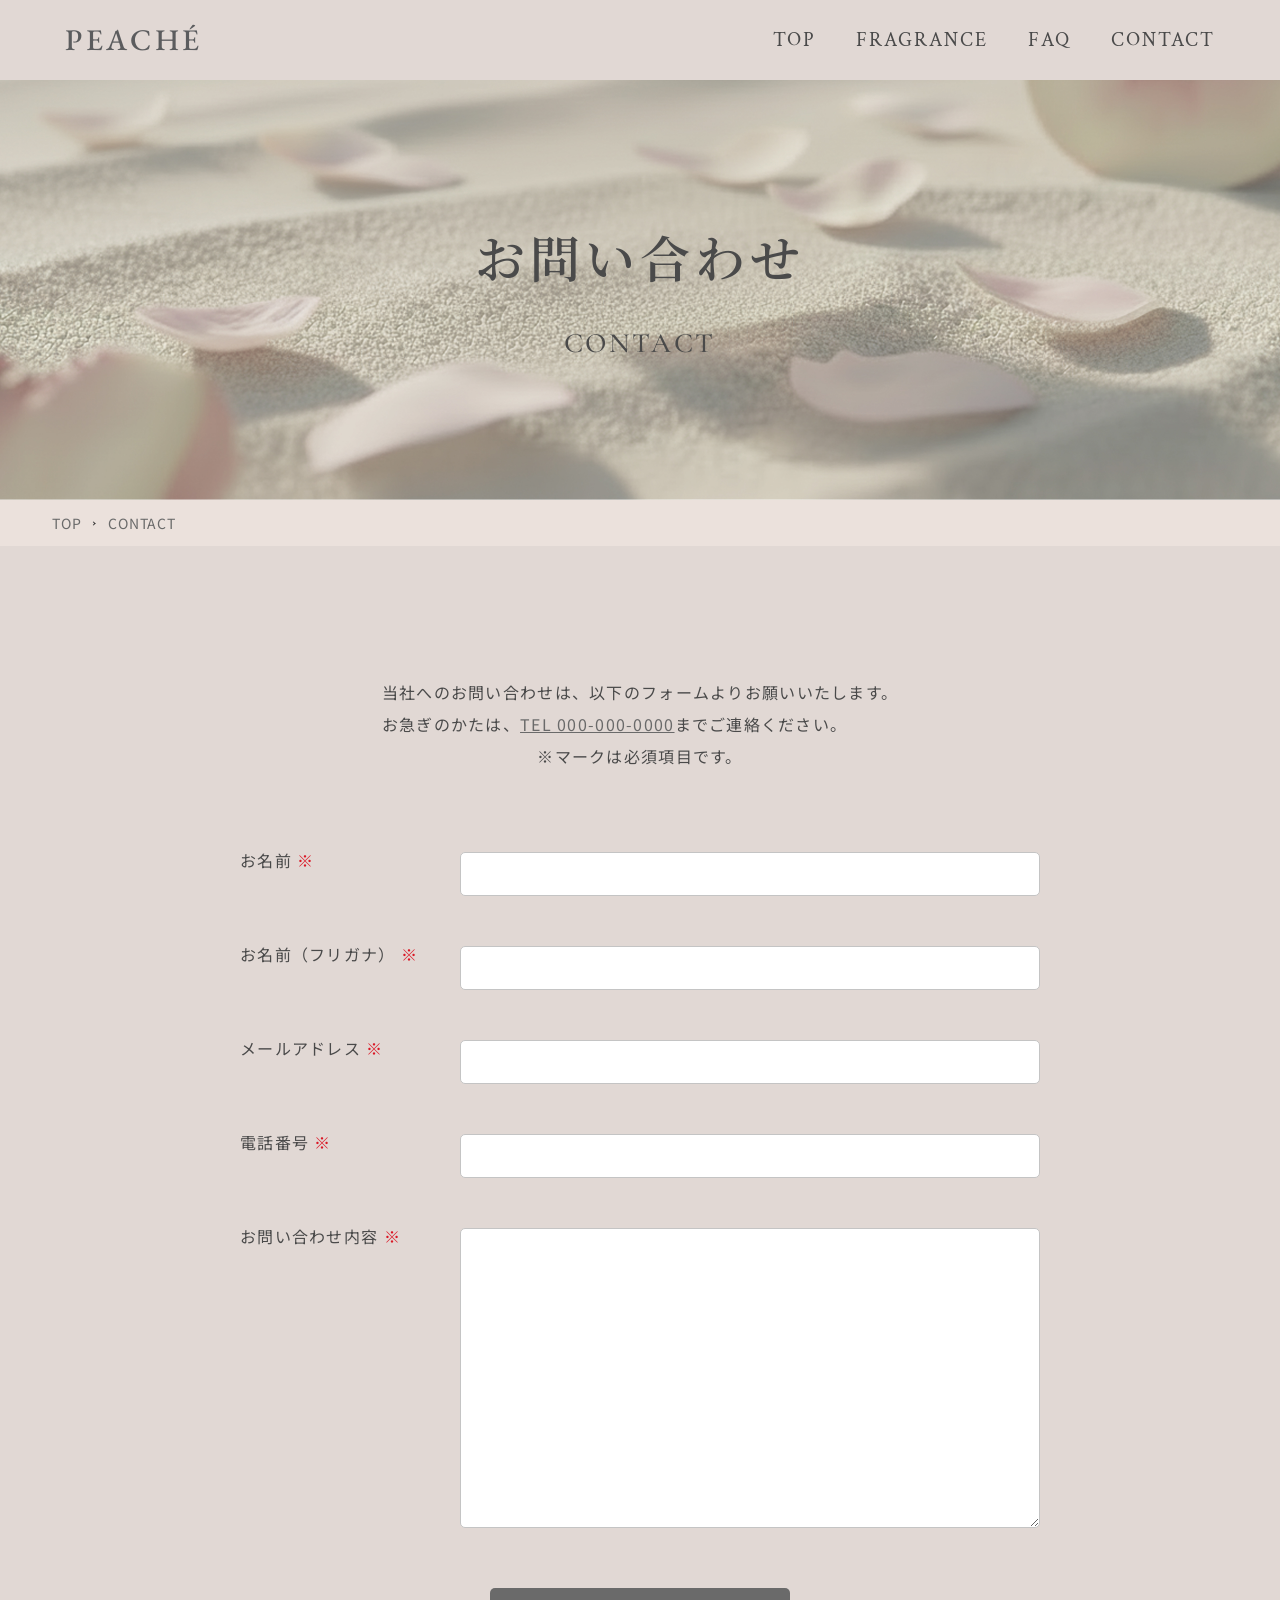
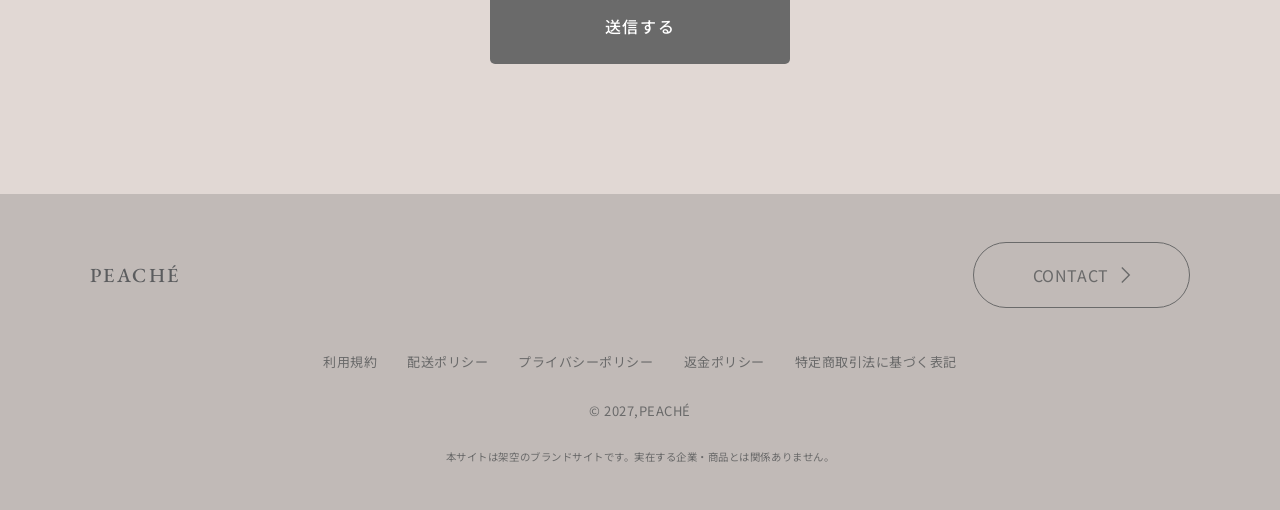
<file: contact.html>
<!DOCTYPE html>
<html lang="ja">
    <head>

        <!-- favicon -->
        <link rel="icon" href="assets/favicon/favicon.ico">
        <link rel="apple-touch-icon" href="assets/favicon/apple-touch-icon.png">
        <link rel="icon" type="image/png" sizes="256x256" href="assets/favicon/android-chrome-256x256.png">
        <link rel="icon" type="image/png" sizes="512x512" href="assets/favicon/android-chrome-512x512.png">

        <!-- 検索エンジン用 -->
        <meta charset="UTF-8">
        <meta name="viewport" content="width=device-width, initial-scale=1.0">
        <meta name="description" content="PEACHÉのお問い合わせページです。">
        <title>CONTACT | PEACHÉ</title>

        <!-- OGP sns用 -->
        <meta property="og:title" content="CONTACT | PEACHÉ">
        <meta property="og:description" content="PEACHÉのお問い合わせページです。">
        <meta property="og:image" content="https://peache-fragrance.netlify.app/assets/ogp/ogp.jpg">
        <meta property="og:type" content="website">
        <meta property="og:url" content="https://peache-fragrance.netlify.app/contact.html">
        <meta property="og:site_name" content="PEACHÉ">

        <!-- web font -->
        <link rel="preconnect" href="https://fonts.googleapis.com">
        <link rel="preconnect" href="https://fonts.gstatic.com" crossorigin>
        <link href="https://fonts.googleapis.com/css2?family=Cormorant+Garamond:wght@500;600&family=Crimson+Text:wght@400&family=EB+Garamond:wght@500&family=Noto+Sans+JP:wght@400;500&family=Noto+Serif+JP:wght@500;600&display=swap" rel="stylesheet">
        
        <!-- リセットCSS -->
        <link rel="stylesheet" href="assets/css/destyle.css">
        <!-- splide CSS -->
        <link rel="stylesheet" href="https://cdn.jsdelivr.net/npm/@splidejs/splide@4.1.4/dist/css/splide.min.css">
        <!-- style CSS -->
        <link rel="stylesheet" href="assets/css/common.css">
        <link rel="stylesheet" href="assets/css/contact.css">
    </head>

    <body>
        <div id="contact-page" class="contact-page">
            <header class="site-header js-header">
                <div class="site-header__inner">
                    <h1 class="site-header__logo">
                        <a class="logo" href="index.html">PEACHÉ</a>
                    </h1>
                    <!-- spのみ表示　ハンバーガー -->
                    <button type="button" class="site-header__open-btn js-site-header-open-btn">
                        <img src="assets/svg/hamburger-btn.svg" alt="メニューを開く">
                    </button>

                    <!-- spはドロワー　/ pcは横並びのグローバルナビ -->
                    <nav class="site-nav js-site-nav" id="site-nav">
                        
                        <!-- sp ドロワーのオーバーレイ用 背景　jsでクリックしたときに閉じる処理もつける-->
                        <div class="site-nav__overlay js-site-nav-overlay"></div>

                        <div class="site-nav__panel">
                            <div class="site-nav__header">
                                <a class="logo site-nav__logo" href="index.html">PEACHÉ</a>
                                <button type="button" class="site-nav__close-btn js-site-nav-close-btn">
                                    <img src="assets/svg/close-btn.svg" alt="メニューを閉じる">
                                </button>
                            </div>
                            <ul class="site-nav__list">
                                <li class="site-nav__item"><a href="index.html">TOP</a></li>
                                <li class="site-nav__item"><a href="fragrance/index.html">FRAGRANCE</a></li>
                                <li class="site-nav__item"><a href="faq.html">FAQ</a></li>
                                <li class="site-nav__item"><a href="contact.html">CONTACT</a></li>
                            </ul>
                        </div>
                    </nav>
                </div>
            </header>

            <main class="contact-main">
                <section class="page-hero">
                    <div class="page-hero__title-group">
                        <h1 class="page-hero__title">お問い合わせ</h1>
                        <p class="page-hero__sabtitle">CONTACT</p>
                    </div>

                    <!-- divの箱の中に、pictureタグとsourceおいて、画面が768以上になったらPC用の画像に自動で切り替わるようにしてる -->
                    <div class="page-hero__img">
                        <picture>
                            <source srcset="assets/img/pc-sab-hero@2x.jpg" media="(min-width: 768px)">
                            <img src="assets/img/sp-sab-hero@2x.jpg" alt="">
                        </picture>
                    </div>
                </section>

                <nav class="breadcrumb">
                    <div class="breadcrumb__inner">
                        <ol class="breadcrumb__list">
                            <li class="breadcrumb__item">
                                <a href="index.html">TOP</a>
                            </li>

                            <li class="breadcrumb__item" aria-current="page">
                                <a href="">CONTACT</a>
                            </li>

                        </ol>
                    </div>
                </nav>

                <section class="contact-form__section">
                    <div class="contact-form__inner">
                        
                        <div class="contact-form__text-wrap">
                            <p>当社へのお問い合わせは、以下のフォームよりお願いいたします。<br>お急ぎのかたは、<a href="0000000000">TEL 000-000-0000</a>までご連絡ください。</p>
                            <span>※マークは必須項目です。</span>
                        </div>

                        <form class="contact-form" action="#" method="post">
                            <!-- 氏名 -->
                            <div class="contact-form__item">
                                <label class="contact-form__label" for="name">お名前
                                    <span class="contact-form__required">※</span>
                                </label>
                                <input class="contact-form__input" type="text" id="name" name="user_name" required>
                            </div>
                            
                            <div class="contact-form__item">
                                <label class="contact-form__label" for="name">お名前（フリガナ）
                                    <span class="contact-form__required">※</span>
                                </label>
                                <input class="contact-form__input" type="text" id="name" name="user_name" required>
                            </div>

                            <!-- メールアドレス -->
                            <div class="contact-form__item">
                                <label class="contact-form__label" for="mail">メールアドレス
                                    <span class="contact-form__required">※</span>
                                </label>
                                <input class="contact-form__input" type="email" id="mail" name="user_email" required>
                            </div>

                            <!-- 電話番号 -->
                            <div class="contact-form__item">
                                <label class="contact-form__label" for="tel">電話番号
                                    <span class="contact-form__required">※</span>
                                </label>
                                <input class="contact-form__input" type="tel" id="tel" name="user_tel" required>
                            </div>

                            <!-- お問い合わせ内容 -->
                            <div class="contact-form__item contact-form__item--textarea">
                                <label class="contact-form__label" for="message">お問い合わせ内容
                                    <span class="contact-form__required">※</span>
                                </label>
                                <textarea class="contact-form__textarea" id="message" name="user_message" required></textarea>
                            </div>

                            <!-- 送信ボタン -->
                            <div class="contact-btn__wrap">
                                <button class="contact-btn" type="submit">送信する</button>
                            </div>
                        </form>

                    </div>
                </section>
            </main>
            
            <footer class="footer">
                
                <div class="footer__wrapper">
                    <div class="footer__top">
                        <div class="footer__cta">
                            <a class="link-btn link-btn--contact link-btn--dark" href="contact.html">
                                <span class="link-btn__text">CONTACT</span>
                                <span class="link-btn__arrow">
                                    <svg xmlns="http://www.w3.org/2000/svg" width="10" height="18" viewBox="0 0 10 18" fill="none">
                                        <path d="M1.10063 18L10 9L1.10063 0L0 1.12898L7.78302 9L0 16.871L1.10063 18Z" fill="currentColor"/>
                                    </svg>
                                </span>
                            </a>
                        </div>    
                        <a class="logo footer__logo" href="index.html">PEACHÉ</a>
                    </div>

                    <div class="footer__bottom">
                        <ul class="footer__policy-list">
                            <li class="footer__policy-item">
                                <a href="#">利用規約</a>
                            </li>
                            <li class="footer__policy-item">
                                <a href="#">配送ポリシー</a>
                            </li>
                            <li class="footer__policy-item">
                                <a href="#">プライバシーポリシー</a>
                            </li>
                            <li class="footer__policy-item">
                                <a href="#">返金ポリシー</a>
                            </li>
                            <li class="footer__policy-item">
                                <a href="#">特定商取引法に基づく表記</a>
                            </li>
                        </ul>
                        <small class="footer__copyright">&copy; 2027,PEACHÉ</small>
                        <p class="footer__cautionary-note">
                            <small>本サイトは架空のブランドサイトです。実在する企業・商品とは関係ありません。</small>
                        </p>
                    </div>
                </div>
            </footer>
        </div>
    
        <!-- splide js -->
        <script src="https://cdn.jsdelivr.net/npm/@splidejs/splide@4.1.4/dist/js/splide.min.js"></script>
        <!-- main js -->
        <script src="assets/js/main.js"></script>
    </body>
</html>
</file>
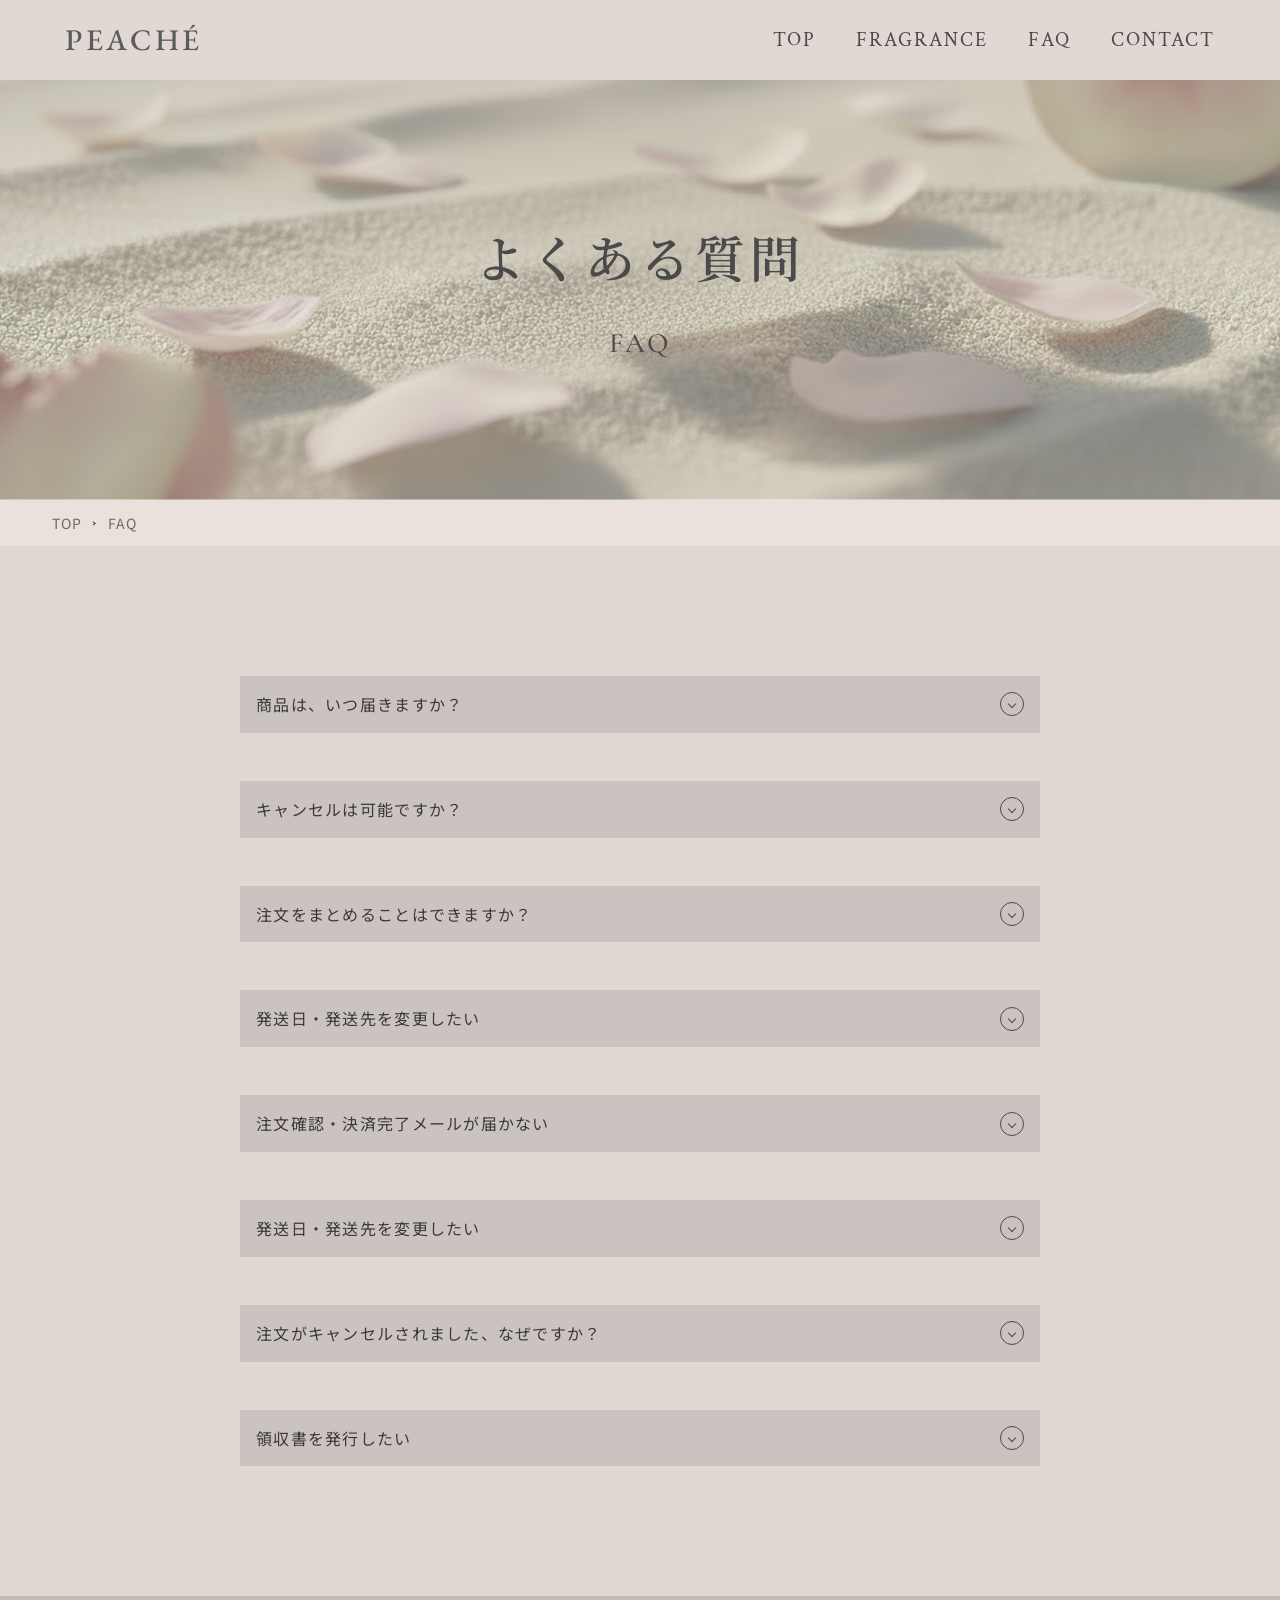
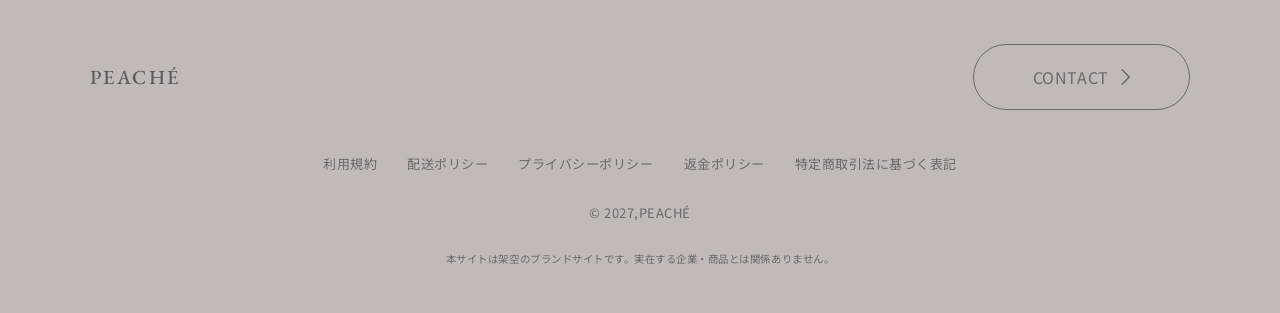
<file: faq.html>
<!DOCTYPE html>
<html lang="ja">
    <head>

        <!-- favicon -->
        <link rel="icon" href="assets/favicon/favicon.ico">
        <link rel="apple-touch-icon" href="assets/favicon/apple-touch-icon.png">
        <link rel="icon" type="image/png" sizes="256x256" href="assets/favicon/android-chrome-256x256.png">
        <link rel="icon" type="image/png" sizes="512x512" href="assets/favicon/android-chrome-512x512.png">

        <!-- 検索エンジン用 -->
        <meta charset="UTF-8">
        <meta name="viewport" content="width=device-width, initial-scale=1.0">
        <meta name="description" content="PEACHÉのよくある質問ページです。">
        <title>FAQ | PEACHÉ</title>

        <!-- OGP sns用 -->
        <meta property="og:title" content="FAQ | PEACHÉ">
        <meta property="og:description" content="PEACHÉのよくある質問ページです。">
        <meta property="og:image" content="https://peache-fragrance.netlify.app/assets/ogp/ogp.jpg">
        <meta property="og:type" content="website">
        <meta property="og:url" content="https://peache-fragrance.netlify.app/faq.html">
        <meta property="og:site_name" content="PEACHÉ">

        <!-- web font -->
        <link rel="preconnect" href="https://fonts.googleapis.com">
        <link rel="preconnect" href="https://fonts.gstatic.com" crossorigin>
        <link href="https://fonts.googleapis.com/css2?family=Cormorant+Garamond:wght@500;600&family=Crimson+Text:wght@400&family=EB+Garamond:wght@500&family=Noto+Sans+JP:wght@400;500&family=Noto+Serif+JP:wght@500;600&display=swap" rel="stylesheet">
        
        <!-- リセットCSS -->
        <link rel="stylesheet" href="assets/css/destyle.css">
        <!-- splide CSS -->
        <link rel="stylesheet" href="https://cdn.jsdelivr.net/npm/@splidejs/splide@4.1.4/dist/css/splide.min.css">
        <!-- style CSS -->
        <link rel="stylesheet" href="assets/css/common.css">
        <link rel="stylesheet" href="assets/css/faq.css">
    </head>

    <body>
        <div id="faq-page" class="faq-page">
            <header class="site-header js-header">
                <div class="site-header__inner">
                    <h1 class="site-header__logo">
                        <a class="logo" href="index.html">PEACHÉ</a>
                    </h1>
                    <!-- spのみ表示　ハンバーガー -->
                    <button type="button" class="site-header__open-btn js-site-header-open-btn">
                        <img src="assets/svg/hamburger-btn.svg" alt="メニューを開く">
                    </button>

                    <!-- spはドロワー　/ pcは横並びのグローバルナビ -->
                    <nav class="site-nav js-site-nav" id="site-nav">
                        
                        <!-- sp ドロワーのオーバーレイ用 背景　jsでクリックしたときに閉じる処理もつける-->
                        <div class="site-nav__overlay js-site-nav-overlay"></div>

                        <div class="site-nav__panel">
                            <div class="site-nav__header">
                                <a class="logo site-nav__logo" href="index.html">PEACHÉ</a>
                                <button type="button" class="site-nav__close-btn js-site-nav-close-btn">
                                    <img src="assets/svg/close-btn.svg" alt="メニューを閉じる">
                                </button>
                            </div>
                            <ul class="site-nav__list">
                                <li class="site-nav__item"><a href="index.html">TOP</a></li>
                                <li class="site-nav__item"><a href="fragrance/index.html">FRAGRANCE</a></li>
                                <li class="site-nav__item"><a href="faq.html">FAQ</a></li>
                                <li class="site-nav__item"><a href="contact.html">CONTACT</a></li>
                            </ul>
                        </div>
                    </nav>
                </div>
            </header>

            <main class="faq-main">
                <section class="page-hero">
                    <div class="page-hero__title-group">
                        <h1 class="page-hero__title">よくある質問</h1>
                        <p class="page-hero__sabtitle">FAQ</p>
                    </div>

                    <!-- divの箱の中に、pictureタグとsourceおいて、画面が768以上になったらPC用の画像に自動で切り替わるようにしてる -->
                    <div class="page-hero__img">
                        <picture>
                            <source srcset="assets/img/pc-sab-hero@2x.jpg" media="(min-width: 768px)">
                            <img src="assets/img/sp-sab-hero@2x.jpg" alt="">
                        </picture>
                    </div>
                </section>

                <nav class="breadcrumb">
                    <div class="breadcrumb__inner">
                        <ol class="breadcrumb__list">
                            <li class="breadcrumb__item">
                                <a href="index.html">TOP</a>
                            </li>

                            <li class="breadcrumb__item" aria-current="page">
                                <a href="">FAQ</a>
                            </li>

                        </ol>
                    </div>
                </nav>

                <section class="faq__section">
                    <div class="faq__inner">
                        <details class="faq__item">
                            <summary class="faq__item__question">商品は、いつ届きますか？</summary>
                            <div class="faq__item__answer">
                                <p class="faq__item__answer-text">通常、代金のお支払い確定後５営業日以内に発送いたします。注文の殺到、天候不良や災害などによる交通状態より、配送が遅れる可能性がございます。
                                    その場合、商品のお届けが通常よりお時間をいただきますので、あらかじめご了承ください。</p>
                            </div>
                        </details>

                        <details class="faq__item">
                            <summary class="faq__item__question">キャンセルは可能ですか？</summary>
                            <div class="faq__item__answer">
                                <p class="faq__item__answer-text">お客様都合でのキャンセルは原則的に承ることが出来かねますので予めご了承くださいませ。</p>
                            </div>
                        </details>

                        <details class="faq__item">
                            <summary class="faq__item__question">注文をまとめることはできますか？</summary>
                            <div class="faq__item__answer">
                                <p class="faq__item__answer-text">ご注文完了後の商品同梱は出来かねます。予めご了承くださいませ。</p>
                            </div>
                        </details>

                        <details class="faq__item">
                            <summary class="faq__item__question">発送日・発送先を変更したい</summary>
                            <div class="faq__item__answer">
                                <p class="faq__item__answer-text">
                                    梱包前の場合のみ、対応可能です。
                                    <a href="contact.html" class="faq__item__answer-form">CONTACTフォーム</a>
                                    「ご注文確認メール」に記載の「受注番号」とご希望日時をお知らせください。必ずしもご希望に添えない場合もございますので、ご了承くださいませ。</p>
                            </div>
                        </details>

                        <details class="faq__item">
                            <summary class="faq__item__question">注文確認・決済完了メールが届かない</summary>
                            <div class="faq__item__answer">
                                <p class="faq__item__answer-text">ご注文確認メールは自動配信にてお送りしております。届かない場合は以下の原因が考えられます。</p>
                                <ol class="faq__item__answer-list faq__item__answer-list--ol">
                                    <li class="faq__item__answer-list-item faq__item__answer-text">
                                        入力したメールアドレスが間違えている
                                    </li>
                                    <li class="faq__item__answer-list-item faq__item__answer-text">
                                        ご注文確定後にメールアドレスの変更を行っている
                                    </li>
                                    <li class="faq__item__answer-list-item faq__item__answer-text">
                                        ご利用されているメールサービス提供元で迷惑メール設定をされている 等
                                    </li>
                                </ol>
                                <p class="faq__item__answer-text">
                                    <a class="faq__item__answer-mail" href="mailto:info@aaaaaaaaa.jp">info@aaaaaaaaa.jp</a>
                                    （送信専用アドレス）より各種メールをお送りします。
                                </p>
                                <p class="faq__item__answer-text">
                                    迷惑メール対策などで「ドメイン指定受信」等の設定をされているお客様は、個別に解除のご設定をお願いいたします。<br>
                                    また、自動入力でご注文情報を誤入力の場合、通常ご利用されているアドレスと異なるご連絡先のご登録となっている場合がございます。<br>
                                    複数のアドレスをご利用の場合は合わせて確認いただきますよう、お願い致します。
                                </p>
                            </div>
                        </details>

                        <details class="faq__item">
                            <summary class="faq__item__question">発送日・発送先を変更したい</summary>
                            <div class="faq__item__answer">
                                <p class="faq__item__answer-text">
                                    梱包前の場合のみ、対応可能です。
                                    <a href="contact.html" class="faq__item__answer-form">CONTACTフォーム</a>
                                    より「ご注文確認メール」に記載の「受注番号」とご希望日時をお知らせください。必ずしもご希望に添えない場合もございますので、ご了承くださいませ。
                                </p>
                            </div>
                        </details>

                        <details class="faq__item">
                            <summary class="faq__item__question">注文がキャンセルされました、なぜですか？</summary>
                            <div class="faq__item__answer">
                                <p class="faq__item__answer-text">下記のいずれかにあてはまる場合、システムが自動で不正注文の可能性があるとしてエラー検出致します。</p>
                                <ul class="faq__item__answer-list faq__item__answer-list--ul">
                                    <li class="faq__item__answer-list-item faq__item__answer-text">
                                        クレッジットカードのセキュリティコードを複数回入力の形跡
                                    </li>
                                    <li class="faq__item__answer-list-item faq__item__answer-text">
                                        お客様による複数のクレジットカード使用の形跡
                                    </li>
                                    <li class="faq__item__answer-list-item faq__item__answer-text">
                                        注文時に使用されたクレジットカードの請求先ご住所の確認ができない、または請求先住所とクレジットカードに登録された住所が異なる
                                    </li>
                                </ul>
                                <p class="faq__item__answer-text">防犯の観点から、不正注文の可能性が検知された場合、一旦ご注文をキャンセルさせていただきます。ご自身のご注文でお間違いない場合、大変お手数おかけいたしますが、異なるお支払い方法やクレジットカードをご利用し、再度ご注文をお願い致します。</p>
                            </div>
                        </details>

                        <details class="faq__item">
                            <summary class="faq__item__question">領収書を発行したい</summary>
                            <div class="faq__item__answer">
                                <p class="faq__item__answer-text">
                                    <a href="contact.html" class="faq__item__answer-form">CONTACTフォーム</a>
                                    より「領収書の発行について」を選択のうえ、ご連絡ください。またその際、領収書はご注文時に登録いただきましたメールアドレス宛にPDFでのご送付となります。
                                </p>
                            </div>
                        </details>
                    </div>
                </section>
            </main>
            
            <footer class="footer">
                
                <div class="footer__wrapper">
                    <div class="footer__top">
                        <div class="footer__cta">
                            <a class="link-btn link-btn--contact link-btn--dark" href="contact.html">
                                <span class="link-btn__text">CONTACT</span>
                                <span class="link-btn__arrow">
                                    <svg xmlns="http://www.w3.org/2000/svg" width="10" height="18" viewBox="0 0 10 18" fill="none">
                                        <path d="M1.10063 18L10 9L1.10063 0L0 1.12898L7.78302 9L0 16.871L1.10063 18Z" fill="currentColor"/>
                                    </svg>
                                </span>
                            </a>
                        </div>    
                        <a class="logo footer__logo" href="index.html">PEACHÉ</a>
                    </div>

                    <div class="footer__bottom">
                        <ul class="footer__policy-list">
                            <li class="footer__policy-item">
                                <a href="#">利用規約</a>
                            </li>
                            <li class="footer__policy-item">
                                <a href="#">配送ポリシー</a>
                            </li>
                            <li class="footer__policy-item">
                                <a href="#">プライバシーポリシー</a>
                            </li>
                            <li class="footer__policy-item">
                                <a href="#">返金ポリシー</a>
                            </li>
                            <li class="footer__policy-item">
                                <a href="#">特定商取引法に基づく表記</a>
                            </li>
                        </ul>
                        <small class="footer__copyright">&copy; 2027,PEACHÉ</small>
                        <p class="footer__cautionary-note">
                            <small>本サイトは架空のブランドサイトです。実在する企業・商品とは関係ありません。</small>
                        </p>
                    </div>
                </div>
            </footer>
        </div>
    
        <!-- splide js -->
        <script src="https://cdn.jsdelivr.net/npm/@splidejs/splide@4.1.4/dist/js/splide.min.js"></script>
        <!-- main js -->
        <script src="assets/js/main.js"></script>
    </body>
</html>
</file>
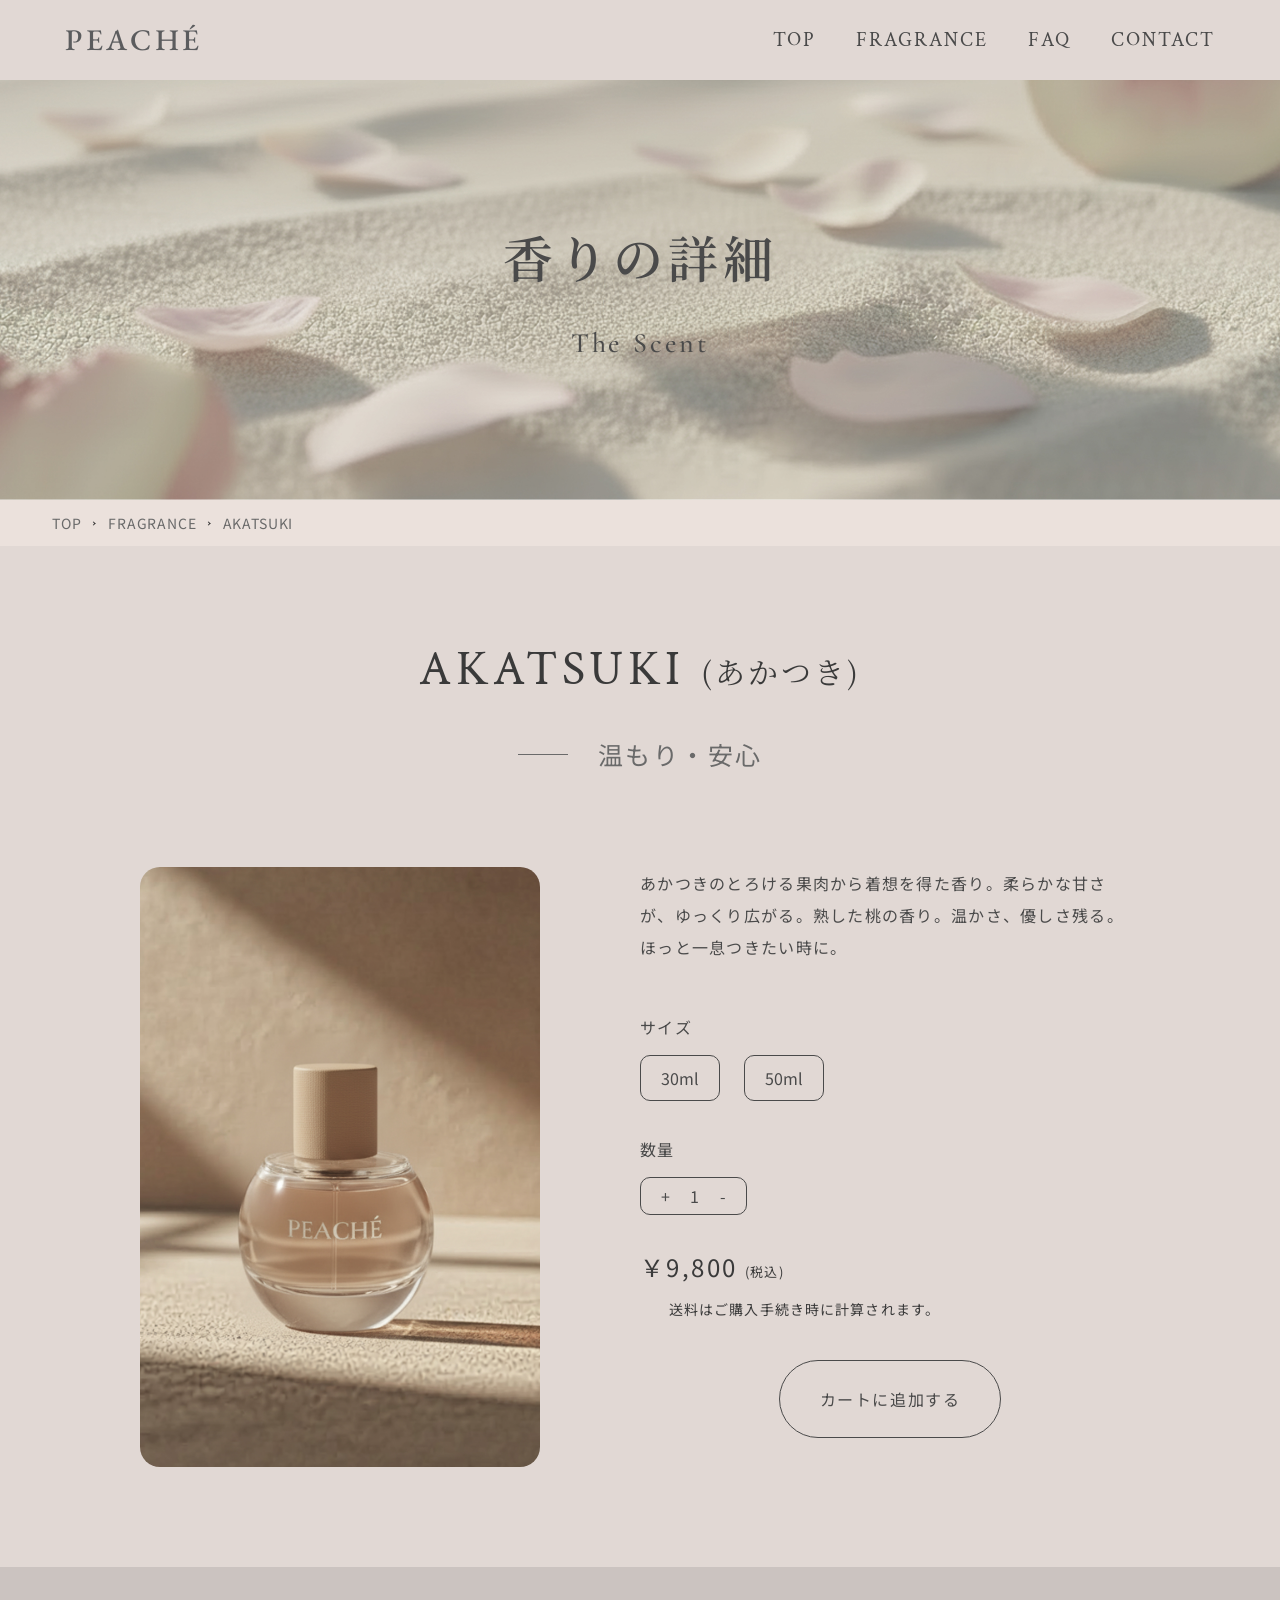
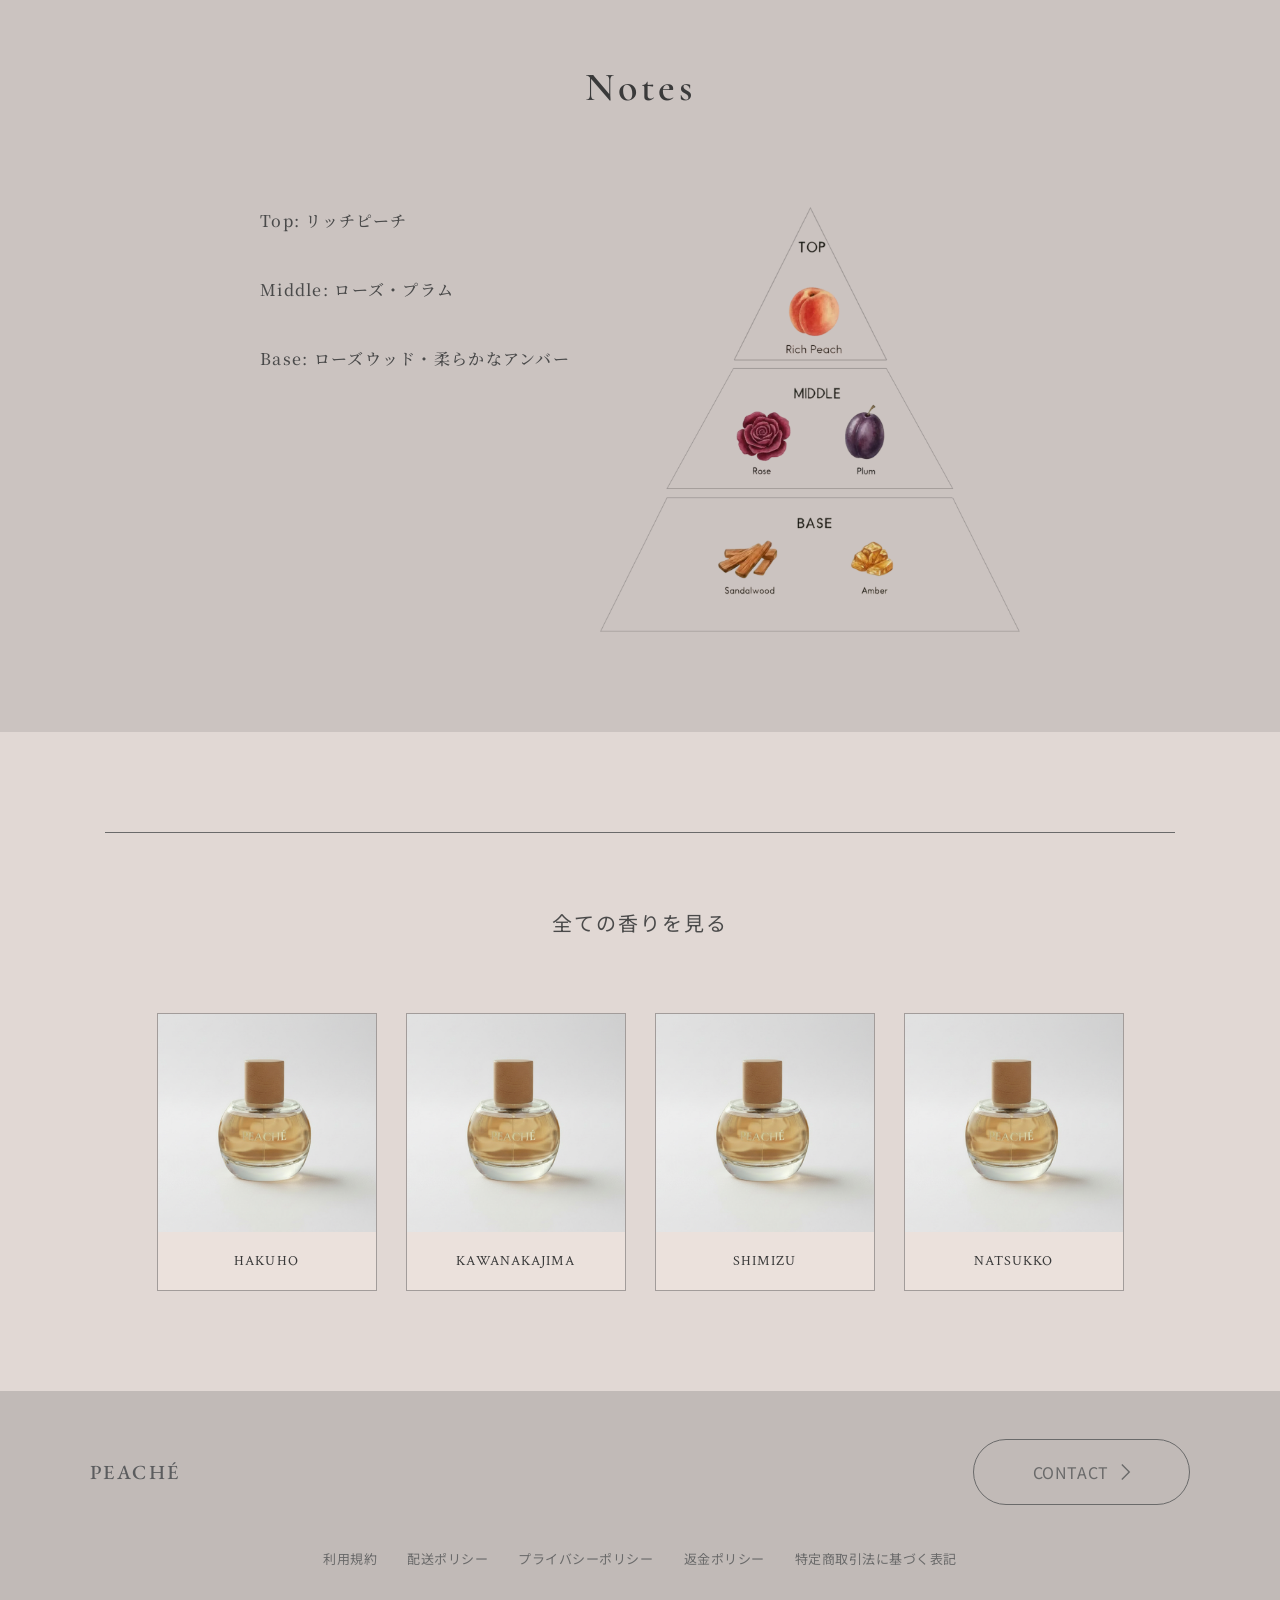
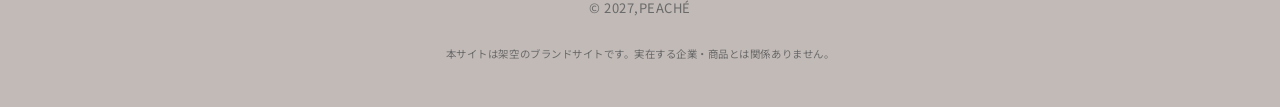
<file: fragrance/akatsuki.html>
<!DOCTYPE html>
<html lang="ja">
    <head>

        <!-- favicon -->
        <link rel="icon" href="../assets/favicon/favicon.ico">
        <link rel="apple-touch-icon" href="../assets/favicon/apple-touch-icon.png">
        <link rel="icon" type="image/png" sizes="256x256" href="../assets/favicon/android-chrome-256x256.png">
        <link rel="icon" type="image/png" sizes="512x512" href="../assets/favicon/android-chrome-512x512.png">

        <!-- 検索エンジン用 -->
        <meta charset="UTF-8">
        <meta name="viewport" content="width=device-width, initial-scale=1.0">
        <meta name="description" content="PEACHÉフレグランス「AKATSUKI」の詳細ページです。">
        <title>AKATSUKI | PEACHÉ</title>

        <!-- OGP sns用 -->
        <meta property="og:title" content="AKATSUKI | PEACHÉ">
        <meta property="og:description" content="PEACHÉフレグランス「AKATSUKI」の詳細ページです。">
        <meta property="og:image" content="https://peache-fragrance.netlify.app/assets/ogp/ogp.jpg">
        <meta property="og:type" content="website">
        <meta property="og:url" content="https://peache-fragrance.netlify.app/fragrance/akatsuki.html">
        <meta property="og:site_name" content="PEACHÉ">

        <!-- web font -->
        <link rel="preconnect" href="https://fonts.googleapis.com">
        <link rel="preconnect" href="https://fonts.gstatic.com" crossorigin>
        <link href="https://fonts.googleapis.com/css2?family=Cormorant+Garamond:wght@500;600&family=Crimson+Text:wght@400&family=EB+Garamond:wght@500&family=Noto+Sans+JP:wght@400;500&family=Noto+Serif+JP:wght@500;600&display=swap" rel="stylesheet">
        
        <!-- リセットCSS -->
        <link rel="stylesheet" href="../assets/css/destyle.css">

        <!-- splide CSS -->
        <link rel="stylesheet" href="https://cdn.jsdelivr.net/npm/@splidejs/splide@4.1.4/dist/css/splide.min.css">

        <!-- style CSS -->
        <link rel="stylesheet" href="../assets/css/common.css">
        <link rel="stylesheet" href="../assets/css/fragrance-detail.css">

    </head>

    <body>
        <div id="fragrance-detail-page" class="fragrance-detail-page">

            <header class="site-header js-header">
                <div class="site-header__inner">
                    <h1 class="site-header__logo">
                        <a class="logo" href="../index.html">PEACHÉ</a>
                    </h1>
                    <!-- spのみ表示　ハンバーガー -->
                    <button type="button" class="site-header__open-btn js-site-header-open-btn">
                        <img src="../assets/svg/hamburger-btn.svg" alt="メニューを開く">
                    </button>

                    <!-- spはドロワー　/ pcは横並びのグローバルナビ -->
                    <nav class="site-nav js-site-nav" id="site-nav">
                        
                        <!-- sp ドロワーのオーバーレイ用 背景　jsでクリックしたときに閉じる処理もつける-->
                        <div class="site-nav__overlay js-site-nav-overlay"></div>

                        <div class="site-nav__panel">
                            <div class="site-nav__header">
                                <a class="logo site-nav__logo" href="../index.html">PEACHÉ</a>
                                <button type="button" class="site-nav__close-btn js-site-nav-close-btn">
                                    <img src="../assets/svg/close-btn.svg" alt="メニューを閉じる">
                                </button>
                            </div>
                            <ul class="site-nav__list">
                                <li class="site-nav__item"><a href="../index.html">TOP</a></li>
                                <li class="site-nav__item"><a href="./index.html">FRAGRANCE</a></li>
                                <li class="site-nav__item"><a href="../faq.html">FAQ</a></li>
                                <li class="site-nav__item"><a href="../contact.html">CONTACT</a></li>
                            </ul>
                        </div>
                    </nav>
                </div>
            </header>

            <main class="detail-main">
                
                <section class="page-hero">
                    <div class="page-hero__title-group">
                        <h1 class="page-hero__title">香りの詳細</h1>
                        <p class="page-hero__sabtitle">The Scent</p>
                    </div>

                    <!-- divの箱の中に、pictureタグとsourceおいて、画面が768以上になったらPC用の画像に自動で切り替わるようにしてる -->
                    <div class="page-hero__img">
                        <picture>
                            <source srcset="../assets/img/pc-sab-hero@2x.jpg" media="(min-width: 768px)">
                            <img src="../assets/img/sp-sab-hero@2x.jpg" alt="">
                        </picture>
                    </div>
                </section>

                <nav class="breadcrumb">
                    <div class="breadcrumb__inner">
                        <ol class="breadcrumb__list">
                            <li class="breadcrumb__item">
                                <a href="../index.html">TOP</a>
                            </li>

                            <li class="breadcrumb__item">
                                <a href="./index.html">FRAGRANCE</a>
                            </li>

                            <li class="breadcrumb__item" aria-current="page">
                                <a href="">AKATSUKI</a>
                            </li>
                        </ol>
                    </div>
                </nav>
                
                <section class="fragrance-detail">
                    <div class="fragrance-detail__inner">
                        <div class="fragrance-detail__head">
                            <h2 class="fragrance-detail__name">AKATSUKI
                                <span class="fragrance-detail__ja">(あかつき)</span>
                            </h2>
                            <p class="fragrance-detail__copy">温もり・安心</p>
                        </div>

                        <div class="fragrance-detail__body">
                            <div class="fragrance-detail__image">
                                <picture>
                                    <source srcset="../assets/img/pc-single-akatsuki@2x.jpg" media="(min-width: 900px)">
                                    <img src="../assets/img/sp-single-akatsuki@2x.jpg" alt="">
                                </picture>
                            </div>

                            <div class="fragrance-detail__description">
                                <p class="fragrance-detail__text">あかつきのとろける果肉から着想を得た香り。柔らかな甘さが、ゆっくり広がる。熟した桃の香り。温かさ、優しさ残る。ほっと一息つきたい時に。</p>

                                <div class="fragrance-detail__options">

                                    <div class="fragrance-detail__size">
                                        <h3 class="fragrance-detail__label">サイズ</h3>
                                        <div class="fragrance-detail__chips">
                                            <button type="button" class="fragrance-detail__chip">30ml</button>
                                            <button type="button" class="fragrance-detail__chip">50ml</button>
                                        </div>
                                    </div>

                                    <div class="fragrance-detail__quantity">
                                        <h3 class="fragrance-detail__label">数量</h3>
                                        <div class="fragrance-detail__quantity-counter">
                                            <button type="button" class="fragrance-detail__quantity-btn">+</button>
                                            <span class="fragrance-detail__quantity-num">1</span>
                                            <button type="button" class="fragrance-detail__quantity-btn">-</button>
                                        </div>
                                    </div>

                                    <div class="fragrance-detail__price-area">
                                        <p class="fragrance-detail__price">￥9,800 
                                            <span class="fragrance-detail__tax">(税込)</span>
                                        </p>
                                        <p class="fragrance-detail__shipping">送料はご購入手続き時に計算されます。</p>
                                    </div>

                                    <div class="fragrance-detail__cta">
                                        <a href="#" class="fragrance-detail__cart-btn">カートに追加する</a>
                                    </div>
                                </div>
                            </div>
                        </div>
                    </div>
                </section>

                <section class="fragrance-notes">
                    <div class="fragrance-notes__inner">
                        <h2 class="fragrance-notes__title">Notes</h2>

                        <div class="fragrance-notes__content">
                            <div class="fragrance-notes__img">
                                <img src="../assets/img/single-pyramid-akatsuki@2x.png" alt="AKATSUKIの香りノート構成">
                            </div>

                            <div class="fragrance-notes__text-group">
                                <p class="fragrance-notes__item">
                                    <span class="fragrance-notes__type">Top: </span>
                                    <span class="fragrance-notes__note">リッチピーチ</span>
                                </p>

                                <p class="fragrance-notes__item">
                                    <span class="fragrance-notes__type">Middle: </span>
                                    <span class="fragrance-notes__note">ローズ・プラム</span>
                                </p>

                                <p class="fragrance-notes__item">
                                    <span class="fragrance-notes__type">Base: </span>
                                    <span class="fragrance-notes__note">ローズウッド・柔らかなアンバー</span>
                                </p>
                            </div>
                        </div>
                    </div>
                </section>

                <section class="other-scents">

                    <div class="other-scents__line"></div>

                    <h2 class="other-scents__title">全ての香りを見る</h2>

                    <ul class="other-scents__list">
                        <li class="other-scents__item">
                            <a href="./hakuho.html" class="other-scents__link">
                                <div class="other-scents__img">
                                    <img src="../assets/img/single-other-scents-card-img@2x.jpg" alt="HAKUHOの香水ボトル">
                                </div>
                                <p class="other-scents__name">HAKUHO</p>
                            </a>
                        </li>

                        <li class="other-scents__item">
                            <a href="./kawanakajima.html" class="other-scents__link">
                                <div class="other-scents__img">
                                    <img src="../assets/img/single-other-scents-card-img@2x.jpg" alt="KAWANAKAJIMAの香水ボトル">
                                </div>
                                <p class="other-scents__name">KAWANAKAJIMA</p>
                            </a>
                        </li>

                        <li class="other-scents__item">
                            <a href="./shimizu.html" class="other-scents__link">
                                <div class="other-scents__img">
                                    <img src="../assets/img/single-other-scents-card-img@2x.jpg" alt="SHIMIZUの香水ボトル">
                                </div>
                                <p class="other-scents__name">SHIMIZU</p>
                            </a>
                        </li>

                        <li class="other-scents__item">
                            <a href="./natsukko.html" class="other-scents__link">
                                <div class="other-scents__img">
                                    <img src="../assets/img/single-other-scents-card-img@2x.jpg" alt="NATSUKKOの香水ボトル">
                                </div>    
                                <p class="other-scents__name">NATSUKKO</p>
                            </a>
                        </li>
                    </ul>
                </section>

            </main>

            <footer class="footer">
                <div class="footer__wrapper">
                    <div class="footer__top">
                        <div class="footer__cta">
                            <a class="link-btn link-btn--contact link-btn--dark" href="../contact.html">
                                <span class="link-btn__text">CONTACT</span>
                                <span class="link-btn__arrow">
                                    <svg xmlns="http://www.w3.org/2000/svg" width="10" height="18" viewBox="0 0 10 18" fill="none">
                                        <path d="M1.10063 18L10 9L1.10063 0L0 1.12898L7.78302 9L0 16.871L1.10063 18Z" fill="currentColor"/>
                                    </svg>
                                </span>
                            </a>
                        </div>    
                        <a class="logo footer__logo" href="../index.html">PEACHÉ</a>
                    </div>

                    <div class="footer__bottom">
                        <ul class="footer__policy-list">
                            <li class="footer__policy-item">
                                <a href="#">利用規約</a>
                            </li>
                            <li class="footer__policy-item">
                                <a href="#">配送ポリシー</a>
                            </li>
                            <li class="footer__policy-item">
                                <a href="#">プライバシーポリシー</a>
                            </li>
                            <li class="footer__policy-item">
                                <a href="#">返金ポリシー</a>
                            </li>
                            <li class="footer__policy-item">
                                <a href="#">特定商取引法に基づく表記</a>
                            </li>
                        </ul>
                        <small class="footer__copyright">&copy; 2027,PEACHÉ</small>
                        <p class="footer__cautionary-note">
                            <small>本サイトは架空のブランドサイトです。実在する企業・商品とは関係ありません。</small>
                        </p>
                    </div>
                </div>
            </footer>
        </div>

        <!-- splide js -->
        <script src="https://cdn.jsdelivr.net/npm/@splidejs/splide@4.1.4/dist/js/splide.min.js"></script>
        
        <!-- main js -->
        <script src="../assets/js/main.js"></script>

    </body>
</html>
</file>
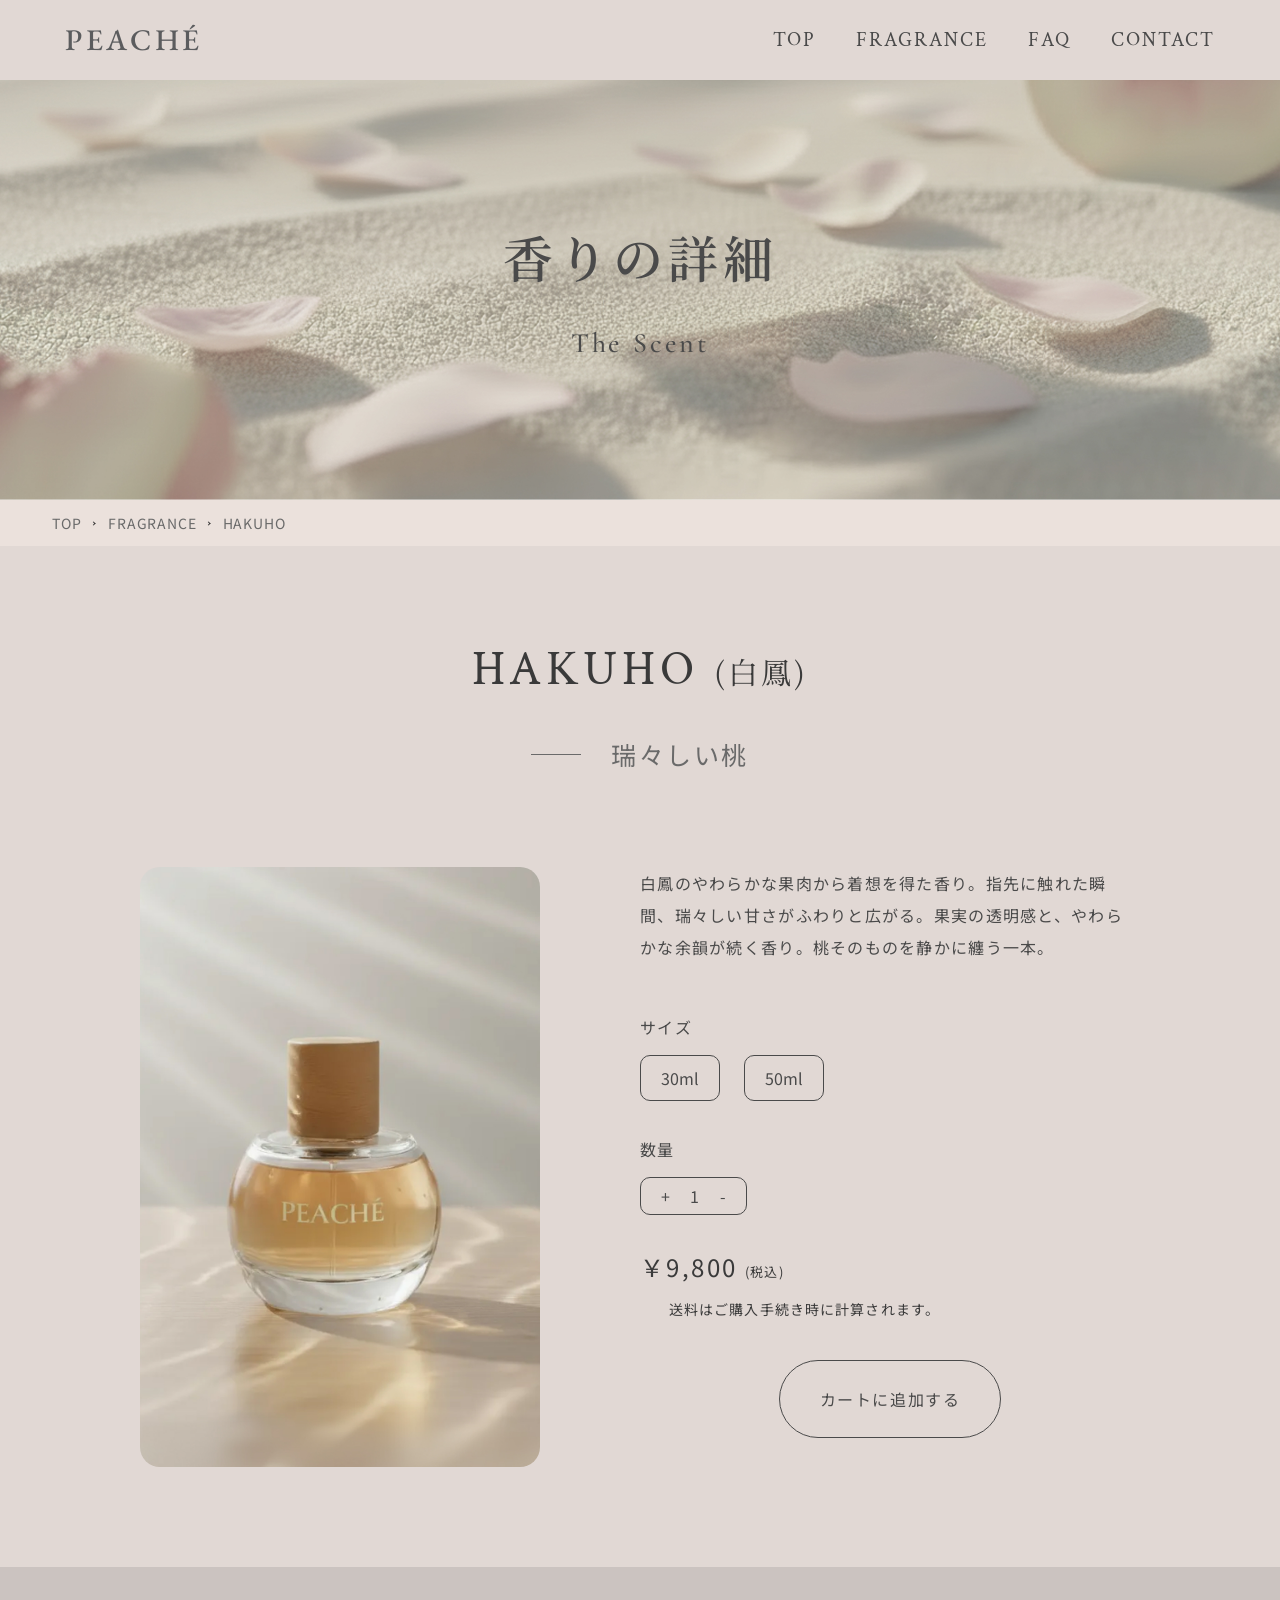
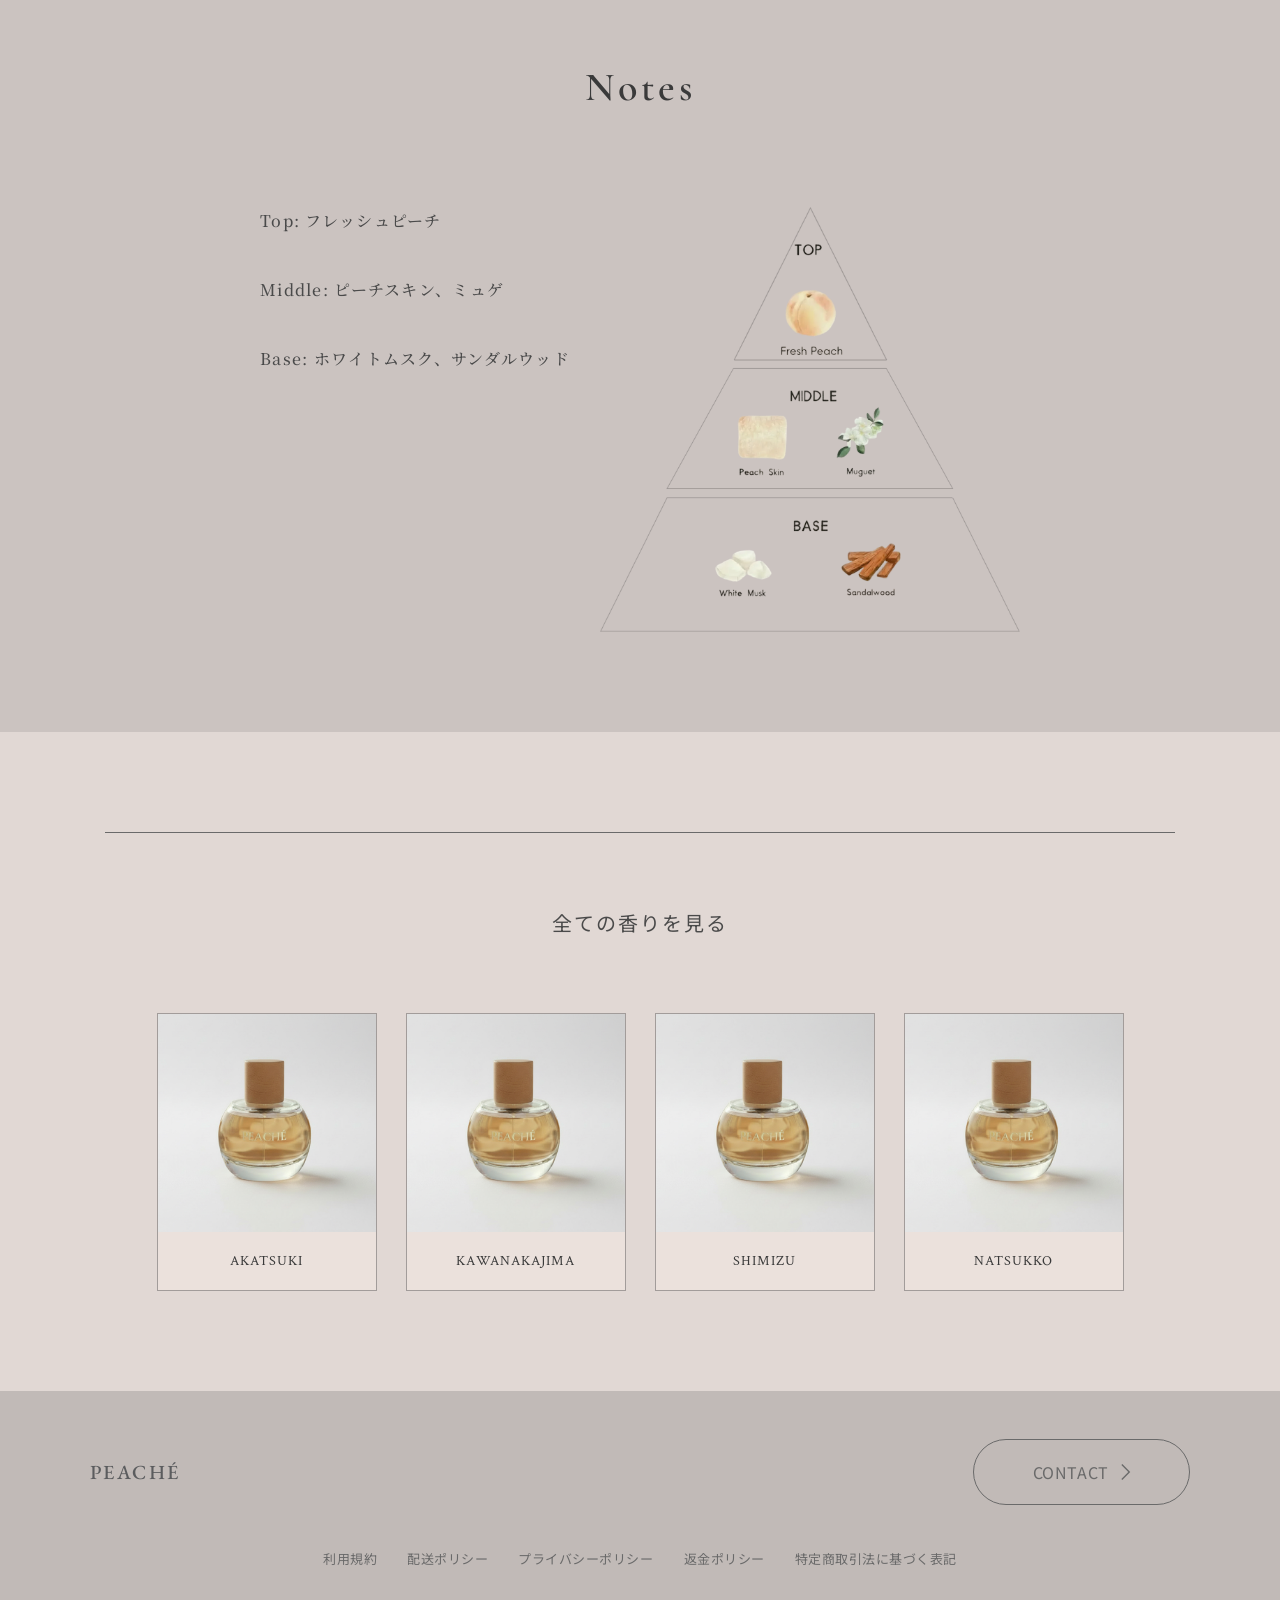
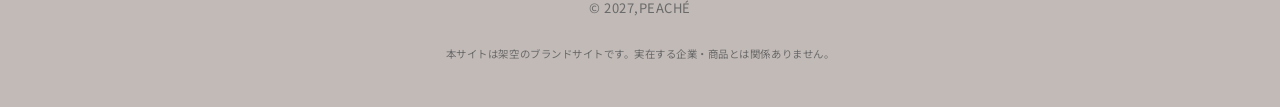
<file: fragrance/hakuho.html>
<!DOCTYPE html>
<html lang="ja">
    <head>

        <!-- favicon -->
        <link rel="icon" href="../assets/favicon/favicon.ico">
        <link rel="apple-touch-icon" href="../assets/favicon/apple-touch-icon.png">
        <link rel="icon" type="image/png" sizes="256x256" href="../assets/favicon/android-chrome-256x256.png">
        <link rel="icon" type="image/png" sizes="512x512" href="../assets/favicon/android-chrome-512x512.png">

        <!-- 検索エンジン用 -->
        <meta charset="UTF-8">
        <meta name="viewport" content="width=device-width, initial-scale=1.0">
        <meta name="description" content="PEACHÉフレグランス「HAKUHO」の詳細ページです。">
        <title>HAKUHO | PEACHÉ</title>

        <!-- OGP sns用 -->
        <meta property="og:title" content="HAKUHO | PEACHÉ">
        <meta property="og:description" content="PEACHÉフレグランス「HAKUHO」の詳細ページです。">
        <meta property="og:image" content="https://peache-fragrance.netlify.app/assets/ogp/ogp.jpg">
        <meta property="og:type" content="website">
        <meta property="og:url" content="https://peache-fragrance.netlify.app/fragrance/hakuho.html">
        <meta property="og:site_name" content="PEACHÉ">

        <!-- web font -->
        <link rel="preconnect" href="https://fonts.googleapis.com">
        <link rel="preconnect" href="https://fonts.gstatic.com" crossorigin>
        <link href="https://fonts.googleapis.com/css2?family=Cormorant+Garamond:wght@500;600&family=Crimson+Text:wght@400&family=EB+Garamond:wght@500&family=Noto+Sans+JP:wght@400;500&family=Noto+Serif+JP:wght@500;600&display=swap" rel="stylesheet">
        
        <!-- リセットCSS -->
        <link rel="stylesheet" href="../assets/css/destyle.css">

        <!-- splide CSS -->
        <link rel="stylesheet" href="https://cdn.jsdelivr.net/npm/@splidejs/splide@4.1.4/dist/css/splide.min.css">

        <!-- style CSS -->
        <link rel="stylesheet" href="../assets/css/common.css">
        <link rel="stylesheet" href="../assets/css/fragrance-detail.css">

    </head>

    <body>
        <div id="fragrance-detail-page" class="fragrance-detail-page">

            <header class="site-header js-header">
                <div class="site-header__inner">
                    <h1 class="site-header__logo">
                        <a class="logo" href="../index.html">PEACHÉ</a>
                    </h1>
                    <!-- spのみ表示　ハンバーガー -->
                    <button type="button" class="site-header__open-btn js-site-header-open-btn">
                        <img src="../assets/svg/hamburger-btn.svg" alt="メニューを開く">
                    </button>

                    <!-- spはドロワー　/ pcは横並びのグローバルナビ -->
                    <nav class="site-nav js-site-nav" id="site-nav">
                        
                        <!-- sp ドロワーのオーバーレイ用 背景　jsでクリックしたときに閉じる処理もつける-->
                        <div class="site-nav__overlay js-site-nav-overlay"></div>

                        <div class="site-nav__panel">
                            <div class="site-nav__header">
                                <a class="logo site-nav__logo" href="../index.html">PEACHÉ</a>
                                <button type="button" class="site-nav__close-btn js-site-nav-close-btn">
                                    <img src="../assets/svg/close-btn.svg" alt="メニューを閉じる">
                                </button>
                            </div>
                            <ul class="site-nav__list">
                                <li class="site-nav__item"><a href="../index.html">TOP</a></li>
                                <li class="site-nav__item"><a href="./index.html">FRAGRANCE</a></li>
                                <li class="site-nav__item"><a href="../faq.html">FAQ</a></li>
                                <li class="site-nav__item"><a href="../contact.html">CONTACT</a></li>
                            </ul>
                        </div>
                    </nav>
                </div>
            </header>

            <main class="detail-main">
                
                <section class="page-hero">
                    <div class="page-hero__title-group">
                        <h1 class="page-hero__title">香りの詳細</h1>
                        <p class="page-hero__sabtitle">The Scent</p>
                    </div>

                    <!-- divの箱の中に、pictureタグとsourceおいて、画面が768以上になったらPC用の画像に自動で切り替わるようにしてる -->
                    <div class="page-hero__img">
                        <picture>
                            <source srcset="../assets/img/pc-sab-hero@2x.jpg" media="(min-width: 768px)">
                            <img src="../assets/img/sp-sab-hero@2x.jpg" alt="">
                        </picture>
                    </div>
                </section>

                <nav class="breadcrumb">
                    <div class="breadcrumb__inner">
                        <ol class="breadcrumb__list">
                            <li class="breadcrumb__item">
                                <a href="../index.html">TOP</a>
                            </li>

                            <li class="breadcrumb__item">
                                <a href="./index.html">FRAGRANCE</a>
                            </li>

                            <li class="breadcrumb__item" aria-current="page">
                                <a href="">HAKUHO</a>
                            </li>
                        </ol>
                    </div>
                </nav>
                
                <section class="fragrance-detail">
                    <div class="fragrance-detail__inner">
                        <div class="fragrance-detail__head">
                            <h2 class="fragrance-detail__name">HAKUHO
                                <span class="fragrance-detail__ja">(白鳳)</span>
                            </h2>
                            <p class="fragrance-detail__copy">瑞々しい桃</p>
                        </div>

                        <div class="fragrance-detail__body">
                            <div class="fragrance-detail__image">
                                <picture>
                                    <source srcset="../assets/img/pc-single-hakuho@2x.jpg" media="(min-width: 900px)">
                                    <img src="../assets/img/sp-single-hakuho@2x.jpg" alt="">
                                </picture>
                            </div>

                            <div class="fragrance-detail__description">
                                <p class="fragrance-detail__text">白鳳のやわらかな果肉から着想を得た香り。指先に触れた瞬間、瑞々しい甘さがふわりと広がる。果実の透明感と、やわらかな余韻が続く香り。桃そのものを静かに纏う一本。</p>

                                <div class="fragrance-detail__options">

                                    <div class="fragrance-detail__size">
                                        <h3 class="fragrance-detail__label">サイズ</h3>
                                        <div class="fragrance-detail__chips">
                                            <button type="button" class="fragrance-detail__chip">30ml</button>
                                            <button type="button" class="fragrance-detail__chip">50ml</button>
                                        </div>
                                    </div>

                                    <div class="fragrance-detail__quantity">
                                        <h3 class="fragrance-detail__label">数量</h3>
                                        <div class="fragrance-detail__quantity-counter">
                                            <button type="button" class="fragrance-detail__quantity-btn">+</button>
                                            <span class="fragrance-detail__quantity-num">1</span>
                                            <button type="button" class="fragrance-detail__quantity-btn">-</button>
                                        </div>
                                    </div>

                                    <div class="fragrance-detail__price-area">
                                        <p class="fragrance-detail__price">￥9,800 
                                            <span class="fragrance-detail__tax">(税込)</span>
                                        </p>
                                        <p class="fragrance-detail__shipping">送料はご購入手続き時に計算されます。</p>
                                    </div>

                                    <div class="fragrance-detail__cta">
                                        <a href="#" class="fragrance-detail__cart-btn">カートに追加する</a>
                                    </div>
                                </div>
                            </div>
                        </div>
                    </div>
                </section>

                <section class="fragrance-notes">
                    <div class="fragrance-notes__inner">
                        <h2 class="fragrance-notes__title">Notes</h2>

                        <div class="fragrance-notes__content">
                            <div class="fragrance-notes__img">
                                <img src="../assets/img/single-pyramid-hakuho@2x.png" alt="HAKUHOの香りノート構成">
                            </div>

                            <div class="fragrance-notes__text-group">
                                <p class="fragrance-notes__item">
                                    <span class="fragrance-notes__type">Top: </span>
                                    <span class="fragrance-notes__note">フレッシュピーチ</span>
                                </p>

                                <p class="fragrance-notes__item">
                                    <span class="fragrance-notes__type">Middle: </span>
                                    <span class="fragrance-notes__note">ピーチスキン、ミュゲ</span>
                                </p>

                                <p class="fragrance-notes__item">
                                    <span class="fragrance-notes__type">Base: </span>
                                    <span class="fragrance-notes__note">ホワイトムスク、サンダルウッド</span>
                                </p>
                            </div>
                        </div>
                    </div>
                </section>

                <section class="other-scents">

                    <div class="other-scents__line"></div>

                    <h2 class="other-scents__title">全ての香りを見る</h2>

                    <ul class="other-scents__list">
                        <li class="other-scents__item">
                            <a href="./akatsuki.html" class="other-scents__link">
                                <div class="other-scents__img">
                                    <img src="../assets/img/single-other-scents-card-img@2x.jpg" alt="AKATSUKIの香水ボトル">
                                </div>
                                <p class="other-scents__name">AKATSUKI</p>
                            </a>
                        </li>

                        <li class="other-scents__item">
                            <a href="./kawanakajima.html" class="other-scents__link">
                                <div class="other-scents__img">
                                    <img src="../assets/img/single-other-scents-card-img@2x.jpg" alt="KAWANAKAJIMAの香水ボトル">
                                </div>
                                <p class="other-scents__name">KAWANAKAJIMA</p>
                            </a>
                        </li>

                        <li class="other-scents__item">
                            <a href="./shimizu.html" class="other-scents__link">
                                <div class="other-scents__img">
                                    <img src="../assets/img/single-other-scents-card-img@2x.jpg" alt="SHIMIZUの香水ボトル">
                                </div>
                                <p class="other-scents__name">SHIMIZU</p>
                            </a>
                        </li>

                        <li class="other-scents__item">
                            <a href="./natsukko.html" class="other-scents__link">
                                <div class="other-scents__img">
                                    <img src="../assets/img/single-other-scents-card-img@2x.jpg" alt="NATSUKKOの香水ボトル">
                                </div>    
                                <p class="other-scents__name">NATSUKKO</p>
                            </a>
                        </li>
                    </ul>
                </section>

            </main>

            <footer class="footer">
                <div class="footer__wrapper">
                    <div class="footer__top">
                        <div class="footer__cta">
                            <a class="link-btn link-btn--contact link-btn--dark" href="../contact.html">
                                <span class="link-btn__text">CONTACT</span>
                                <span class="link-btn__arrow">
                                    <svg xmlns="http://www.w3.org/2000/svg" width="10" height="18" viewBox="0 0 10 18" fill="none">
                                        <path d="M1.10063 18L10 9L1.10063 0L0 1.12898L7.78302 9L0 16.871L1.10063 18Z" fill="currentColor"/>
                                    </svg>
                                </span>
                            </a>
                        </div>    
                        <a class="logo footer__logo" href="../index.html">PEACHÉ</a>
                    </div>

                    <div class="footer__bottom">
                        <ul class="footer__policy-list">
                            <li class="footer__policy-item">
                                <a href="#">利用規約</a>
                            </li>
                            <li class="footer__policy-item">
                                <a href="#">配送ポリシー</a>
                            </li>
                            <li class="footer__policy-item">
                                <a href="#">プライバシーポリシー</a>
                            </li>
                            <li class="footer__policy-item">
                                <a href="#">返金ポリシー</a>
                            </li>
                            <li class="footer__policy-item">
                                <a href="#">特定商取引法に基づく表記</a>
                            </li>
                        </ul>
                        <small class="footer__copyright">&copy; 2027,PEACHÉ</small>
                        <p class="footer__cautionary-note">
                            <small>本サイトは架空のブランドサイトです。実在する企業・商品とは関係ありません。</small>
                        </p>
                    </div>
                </div>
            </footer>
        </div>

        <!-- splide js -->
        <script src="https://cdn.jsdelivr.net/npm/@splidejs/splide@4.1.4/dist/js/splide.min.js"></script>
        
        <!-- main js -->
        <script src="../assets/js/main.js"></script>

    </body>
</html>
</file>
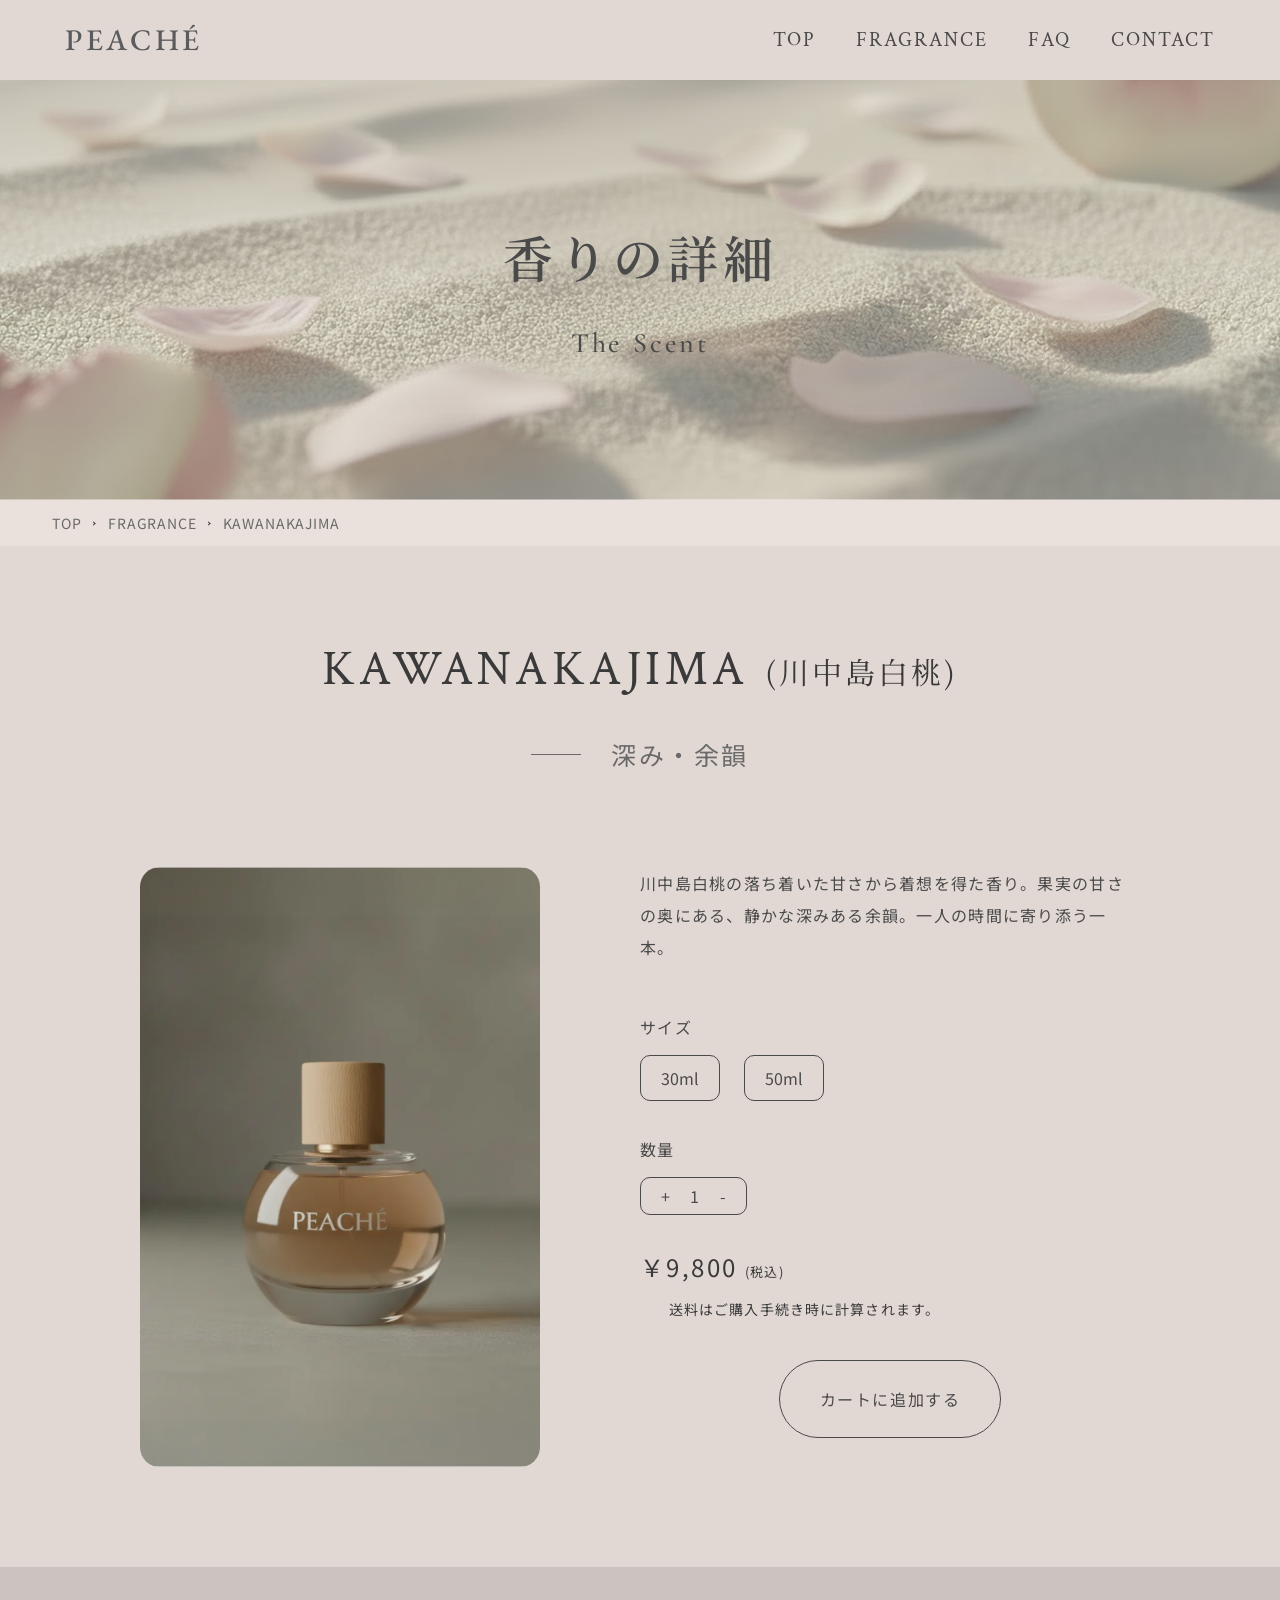
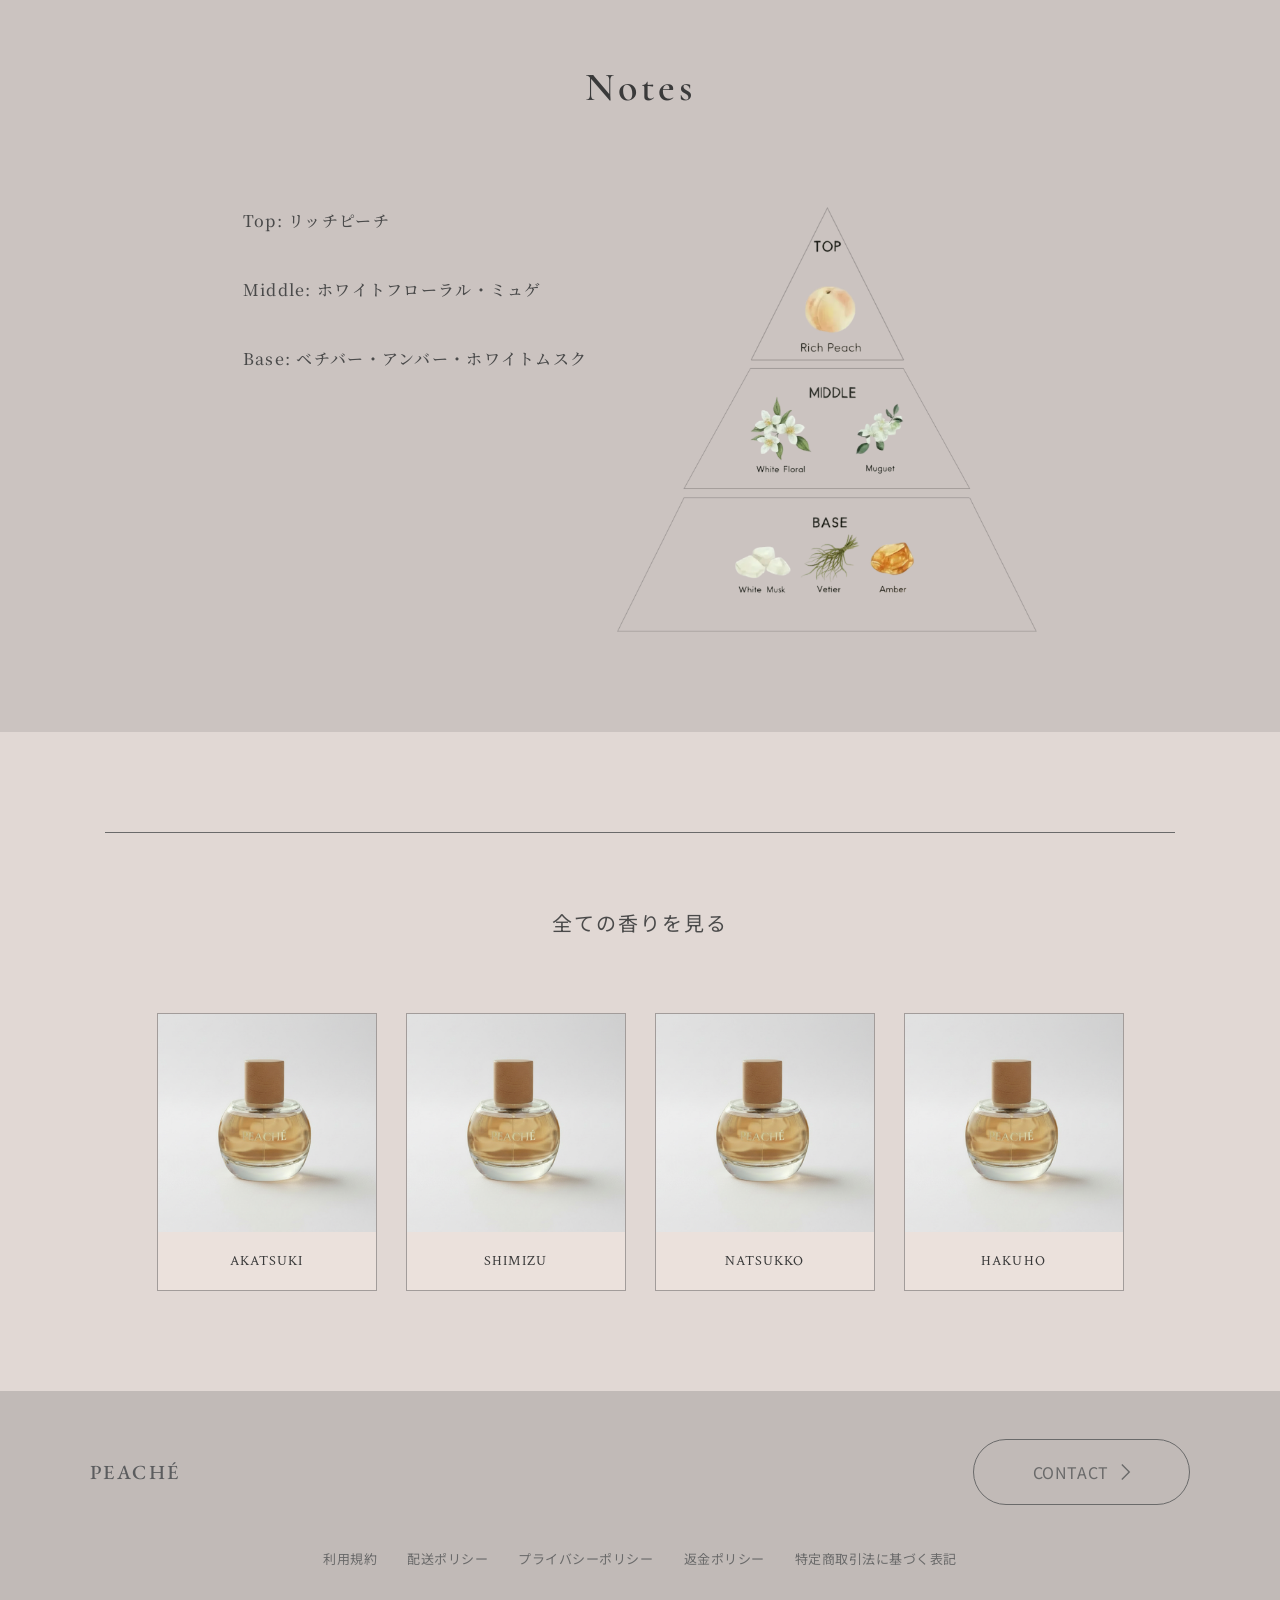
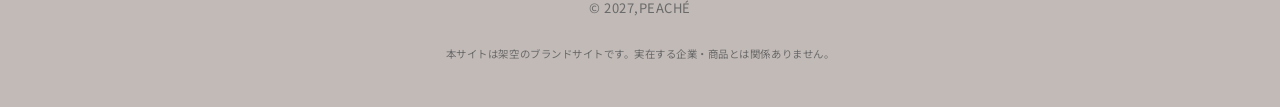
<file: fragrance/kawanakajima.html>
<!DOCTYPE html>
<html lang="ja">
    <head>

        <!-- favicon -->
        <link rel="icon" href="../assets/favicon/favicon.ico">
        <link rel="apple-touch-icon" href="../assets/favicon/apple-touch-icon.png">
        <link rel="icon" type="image/png" sizes="256x256" href="../assets/favicon/android-chrome-256x256.png">
        <link rel="icon" type="image/png" sizes="512x512" href="../assets/favicon/android-chrome-512x512.png">

        <!-- 検索エンジン用 -->
        <meta charset="UTF-8">
        <meta name="viewport" content="width=device-width, initial-scale=1.0">
        <meta name="description" content="PEACHÉフレグランス「KAWANAKAJIMA」の詳細ページです。">
        <title>KAWANAKAJIMA | PEACHÉ</title>

        <!-- OGP sns用 -->
        <meta property="og:title" content="KAWANAKAJIMA | PEACHÉ">
        <meta property="og:description" content="PEACHÉフレグランス「KAWANAKAJIMA」の詳細ページです。">
        <meta property="og:image" content="https://peache-fragrance.netlify.app/assets/ogp/ogp.jpg">
        <meta property="og:type" content="website">
        <meta property="og:url" content="https://peache-fragrance.netlify.app/fragrance/kawanakajima.html">
        <meta property="og:site_name" content="PEACHÉ">

        <!-- web font -->
        <link rel="preconnect" href="https://fonts.googleapis.com">
        <link rel="preconnect" href="https://fonts.gstatic.com" crossorigin>
        <link href="https://fonts.googleapis.com/css2?family=Cormorant+Garamond:wght@500;600&family=Crimson+Text:wght@400&family=EB+Garamond:wght@500&family=Noto+Sans+JP:wght@400;500&family=Noto+Serif+JP:wght@500;600&display=swap" rel="stylesheet">
        
        <!-- リセットCSS -->
        <link rel="stylesheet" href="../assets/css/destyle.css">

        <!-- splide CSS -->
        <link rel="stylesheet" href="https://cdn.jsdelivr.net/npm/@splidejs/splide@4.1.4/dist/css/splide.min.css">

        <!-- style CSS -->
        <link rel="stylesheet" href="../assets/css/common.css">
        <link rel="stylesheet" href="../assets/css/fragrance-detail.css">

    </head>

    <body>
        <div id="fragrance-detail-page" class="fragrance-detail-page">

            <header class="site-header js-header">
                <div class="site-header__inner">
                    <h1 class="site-header__logo">
                        <a class="logo" href="../index.html">PEACHÉ</a>
                    </h1>
                    <!-- spのみ表示　ハンバーガー -->
                    <button type="button" class="site-header__open-btn js-site-header-open-btn">
                        <img src="../assets/svg/hamburger-btn.svg" alt="メニューを開く">
                    </button>

                    <!-- spはドロワー　/ pcは横並びのグローバルナビ -->
                    <nav class="site-nav js-site-nav" id="site-nav">
                        
                        <!-- sp ドロワーのオーバーレイ用 背景　jsでクリックしたときに閉じる処理もつける-->
                        <div class="site-nav__overlay js-site-nav-overlay"></div>

                        <div class="site-nav__panel">
                            <div class="site-nav__header">
                                <a class="logo site-nav__logo" href="../index.html">PEACHÉ</a>
                                <button type="button" class="site-nav__close-btn js-site-nav-close-btn">
                                    <img src="../assets/svg/close-btn.svg" alt="メニューを閉じる">
                                </button>
                            </div>
                            <ul class="site-nav__list">
                                <li class="site-nav__item"><a href="../index.html">TOP</a></li>
                                <li class="site-nav__item"><a href="./index.html">FRAGRANCE</a></li>
                                <li class="site-nav__item"><a href="../faq.html">FAQ</a></li>
                                <li class="site-nav__item"><a href="../contact.html">CONTACT</a></li>
                            </ul>
                        </div>
                    </nav>
                </div>
            </header>

            <main class="detail-main">
                
                <section class="page-hero">
                    <div class="page-hero__title-group">
                        <h1 class="page-hero__title">香りの詳細</h1>
                        <p class="page-hero__sabtitle">The Scent</p>
                    </div>

                    <!-- divの箱の中に、pictureタグとsourceおいて、画面が768以上になったらPC用の画像に自動で切り替わるようにしてる -->
                    <div class="page-hero__img">
                        <picture>
                            <source srcset="../assets/img/pc-sab-hero@2x.jpg" media="(min-width: 768px)">
                            <img src="../assets/img/sp-sab-hero@2x.jpg" alt="">
                        </picture>
                    </div>
                </section>

                <nav class="breadcrumb">
                    <div class="breadcrumb__inner">
                        <ol class="breadcrumb__list">
                            <li class="breadcrumb__item">
                                <a href="../index.html">TOP</a>
                            </li>

                            <li class="breadcrumb__item">
                                <a href="./index.html">FRAGRANCE</a>
                            </li>

                            <li class="breadcrumb__item" aria-current="page">
                                <a href="">KAWANAKAJIMA</a>
                            </li>
                        </ol>
                    </div>
                </nav>
                
                <section class="fragrance-detail">
                    <div class="fragrance-detail__inner">
                        <div class="fragrance-detail__head">
                            <h2 class="fragrance-detail__name">KAWANAKAJIMA
                                <span class="fragrance-detail__ja">(川中島白桃)</span>
                            </h2>
                            <p class="fragrance-detail__copy">深み・余韻</p>
                        </div>

                        <div class="fragrance-detail__body">
                            <div class="fragrance-detail__image">
                                <picture>
                                    <source srcset="../assets/img/pc-single-kawanakajima@2x.jpg" media="(min-width: 900px)">
                                    <img src="../assets/img/sp-single-kawanakajima@2x.jpg" alt="">
                                </picture>
                            </div>

                            <div class="fragrance-detail__description">
                                <p class="fragrance-detail__text">川中島白桃の落ち着いた甘さから着想を得た香り。果実の甘さの奥にある、静かな深みある余韻。一人の時間に寄り添う一本。
                                </p>

                                <div class="fragrance-detail__options">

                                    <div class="fragrance-detail__size">
                                        <h3 class="fragrance-detail__label">サイズ</h3>
                                        <div class="fragrance-detail__chips">
                                            <button type="button" class="fragrance-detail__chip">30ml</button>
                                            <button type="button" class="fragrance-detail__chip">50ml</button>
                                        </div>
                                    </div>

                                    <div class="fragrance-detail__quantity">
                                        <h3 class="fragrance-detail__label">数量</h3>
                                        <div class="fragrance-detail__quantity-counter">
                                            <button type="button" class="fragrance-detail__quantity-btn">+</button>
                                            <span class="fragrance-detail__quantity-num">1</span>
                                            <button type="button" class="fragrance-detail__quantity-btn">-</button>
                                        </div>
                                    </div>

                                    <div class="fragrance-detail__price-area">
                                        <p class="fragrance-detail__price">￥9,800 
                                            <span class="fragrance-detail__tax">(税込)</span>
                                        </p>
                                        <p class="fragrance-detail__shipping">送料はご購入手続き時に計算されます。</p>
                                    </div>

                                    <div class="fragrance-detail__cta">
                                        <a href="#" class="fragrance-detail__cart-btn">カートに追加する</a>
                                    </div>
                                </div>
                            </div>
                        </div>
                    </div>
                </section>

                <section class="fragrance-notes">
                    <div class="fragrance-notes__inner">
                        <h2 class="fragrance-notes__title">Notes</h2>

                        <div class="fragrance-notes__content">
                            <div class="fragrance-notes__img">
                                <img src="../assets/img/single-pyramid-kawanakajima@2x.png" alt="KAWANAKAJIMAの香りノート構成">
                            </div>

                            <div class="fragrance-notes__text-group">
                                <p class="fragrance-notes__item">
                                    <span class="fragrance-notes__type">Top: </span>
                                    <span class="fragrance-notes__note">リッチピーチ</span>
                                </p>

                                <p class="fragrance-notes__item">
                                    <span class="fragrance-notes__type">Middle: </span>
                                    <span class="fragrance-notes__note">ホワイトフローラル・ミュゲ</span>
                                </p>

                                <p class="fragrance-notes__item">
                                    <span class="fragrance-notes__type">Base: </span>
                                    <span class="fragrance-notes__note">ベチバー・アンバー・ホワイトムスク</span>
                                </p>
                            </div>
                        </div>
                    </div>
                </section>

                <section class="other-scents">

                    <div class="other-scents__line"></div>

                    <h2 class="other-scents__title">全ての香りを見る</h2>

                    <ul class="other-scents__list">
                        <li class="other-scents__item">
                            <a href="./akatsuki.html" class="other-scents__link">
                                <div class="other-scents__img">
                                    <img src="../assets/img/single-other-scents-card-img@2x.jpg" alt="AKATSUKIの香水ボトル">
                                </div>
                                <p class="other-scents__name">AKATSUKI</p>
                            </a>
                        </li>

                        <li class="other-scents__item">
                            <a href="./shimizu.html" class="other-scents__link">
                                <div class="other-scents__img">
                                    <img src="../assets/img/single-other-scents-card-img@2x.jpg" alt="SHIMIZUの香水ボトル">
                                </div>
                                <p class="other-scents__name">SHIMIZU</p>
                            </a>
                        </li>

                        <li class="other-scents__item">
                            <a href="./natsukko.html" class="other-scents__link">
                                <div class="other-scents__img">
                                    <img src="../assets/img/single-other-scents-card-img@2x.jpg" alt="NATSUKKOの香水ボトル">
                                </div>    
                                <p class="other-scents__name">NATSUKKO</p>
                            </a>
                        </li>

                        <li class="other-scents__item">
                            <a href="./hakuho.html" class="other-scents__link">
                                <div class="other-scents__img">
                                    <img src="../assets/img/single-other-scents-card-img@2x.jpg" alt="HAKUHOの香水ボトル">
                                </div>
                                <p class="other-scents__name">HAKUHO</p>
                            </a>
                        </li>
                    </ul>
                </section>

            </main>

            <footer class="footer">
                <div class="footer__wrapper">
                    <div class="footer__top">
                        <div class="footer__cta">
                            <a class="link-btn link-btn--contact link-btn--dark" href="../contact.html">
                                <span class="link-btn__text">CONTACT</span>
                                <span class="link-btn__arrow">
                                    <svg xmlns="http://www.w3.org/2000/svg" width="10" height="18" viewBox="0 0 10 18" fill="none">
                                        <path d="M1.10063 18L10 9L1.10063 0L0 1.12898L7.78302 9L0 16.871L1.10063 18Z" fill="currentColor"/>
                                    </svg>
                                </span>
                            </a>
                        </div>    
                        <a class="logo footer__logo" href="../index.html">PEACHÉ</a>
                    </div>

                    <div class="footer__bottom">
                        <ul class="footer__policy-list">
                            <li class="footer__policy-item">
                                <a href="#">利用規約</a>
                            </li>
                            <li class="footer__policy-item">
                                <a href="#">配送ポリシー</a>
                            </li>
                            <li class="footer__policy-item">
                                <a href="#">プライバシーポリシー</a>
                            </li>
                            <li class="footer__policy-item">
                                <a href="#">返金ポリシー</a>
                            </li>
                            <li class="footer__policy-item">
                                <a href="#">特定商取引法に基づく表記</a>
                            </li>
                        </ul>
                        <small class="footer__copyright">&copy; 2027,PEACHÉ</small>
                        <p class="footer__cautionary-note">
                            <small>本サイトは架空のブランドサイトです。実在する企業・商品とは関係ありません。</small>
                        </p>
                    </div>
                </div>
            </footer>
        </div>

        <!-- splide js -->
        <script src="https://cdn.jsdelivr.net/npm/@splidejs/splide@4.1.4/dist/js/splide.min.js"></script>
        
        <!-- main js -->
        <script src="../assets/js/main.js"></script>

    </body>
</html>
</file>
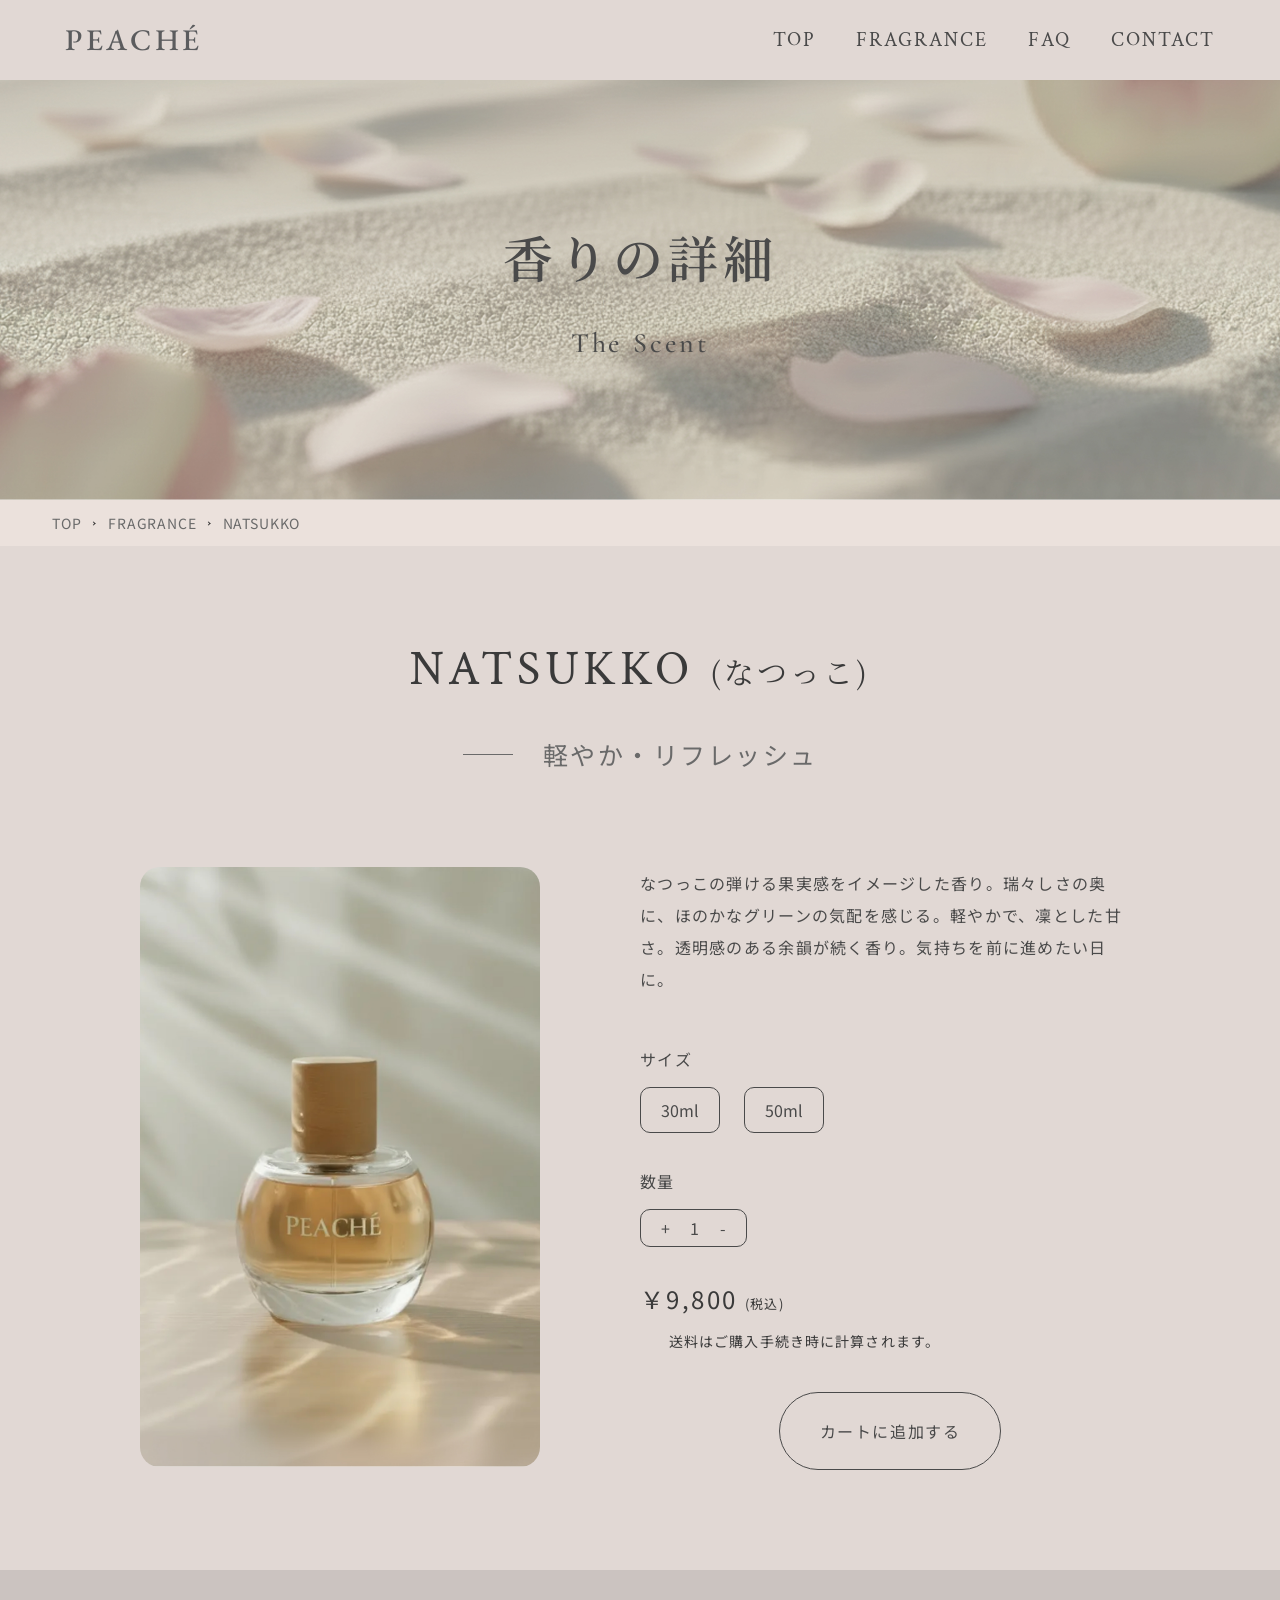
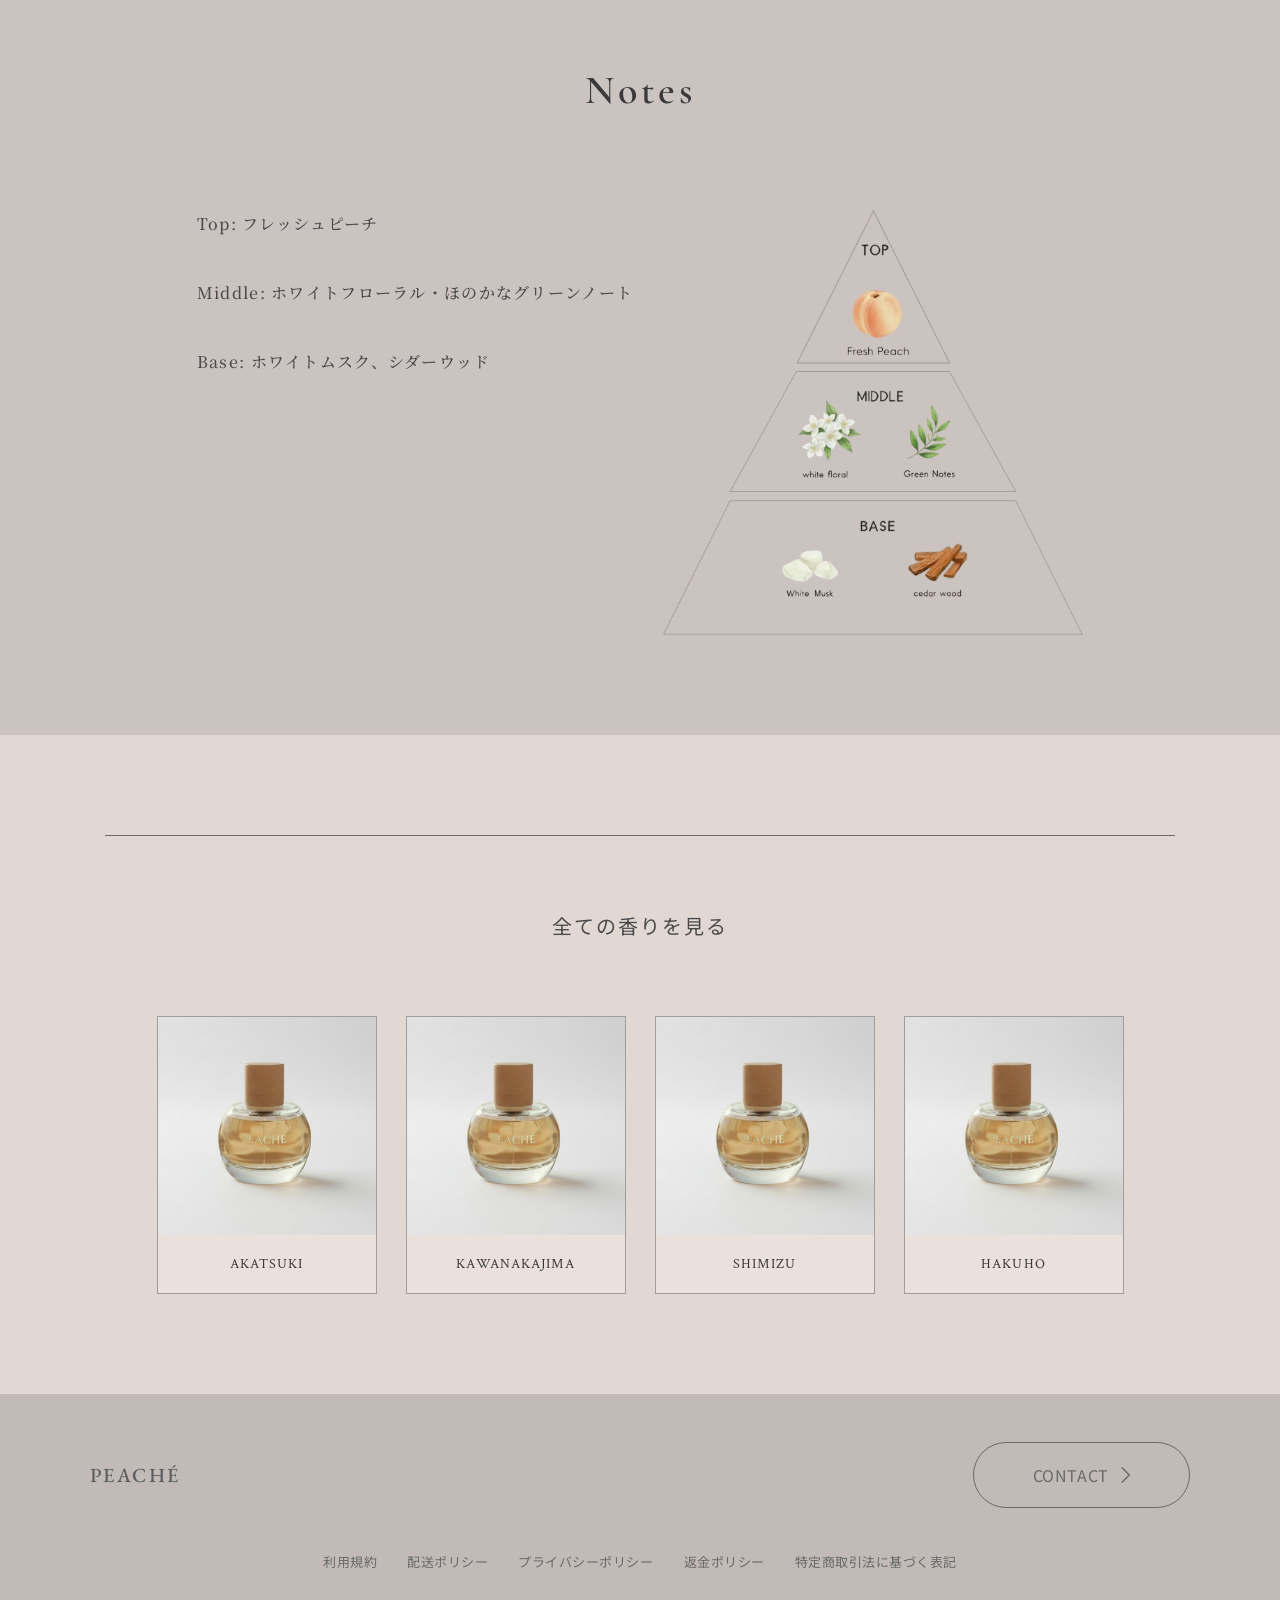
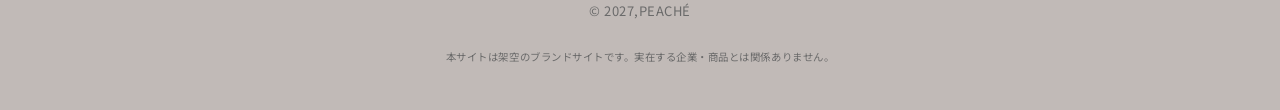
<file: fragrance/natsukko.html>
<!DOCTYPE html>
<html lang="ja">
    <head>

        <!-- favicon -->
        <link rel="icon" href="../assets/favicon/favicon.ico">
        <link rel="apple-touch-icon" href="../assets/favicon/apple-touch-icon.png">
        <link rel="icon" type="image/png" sizes="256x256" href="../assets/favicon/android-chrome-256x256.png">
        <link rel="icon" type="image/png" sizes="512x512" href="../assets/favicon/android-chrome-512x512.png">

        <!-- 検索エンジン用 -->
        <meta charset="UTF-8">
        <meta name="viewport" content="width=device-width, initial-scale=1.0">
        <meta name="description" content="PEACHÉフレグランス「NATSUKKO」の詳細ページです。">
        <title>NATSUKKO | PEACHÉ</title>

        <!-- OGP sns用 -->
        <meta property="og:title" content="NATSUKKO | PEACHÉ">
        <meta property="og:description" content="PEACHÉフレグランス「NATSUKKO」の詳細ページです。">
        <meta property="og:image" content="https://peache-fragrance.netlify.app/assets/ogp/ogp.jpg">
        <meta property="og:type" content="website">
        <meta property="og:url" content="https://peache-fragrance.netlify.app/fragrance/natsukko.html">
        <meta property="og:site_name" content="PEACHÉ">

        <!-- web font -->
        <link rel="preconnect" href="https://fonts.googleapis.com">
        <link rel="preconnect" href="https://fonts.gstatic.com" crossorigin>
        <link href="https://fonts.googleapis.com/css2?family=Cormorant+Garamond:wght@500;600&family=Crimson+Text:wght@400&family=EB+Garamond:wght@500&family=Noto+Sans+JP:wght@400;500&family=Noto+Serif+JP:wght@500;600&display=swap" rel="stylesheet">
        
        <!-- リセットCSS -->
        <link rel="stylesheet" href="../assets/css/destyle.css">

        <!-- splide CSS -->
        <link rel="stylesheet" href="https://cdn.jsdelivr.net/npm/@splidejs/splide@4.1.4/dist/css/splide.min.css">

        <!-- style CSS -->
        <link rel="stylesheet" href="../assets/css/common.css">
        <link rel="stylesheet" href="../assets/css/fragrance-detail.css">

    </head>

    <body>
        <div id="fragrance-detail-page" class="fragrance-detail-page">

            <header class="site-header js-header">
                <div class="site-header__inner">
                    <h1 class="site-header__logo">
                        <a class="logo" href="../index.html">PEACHÉ</a>
                    </h1>
                    <!-- spのみ表示　ハンバーガー -->
                    <button type="button" class="site-header__open-btn js-site-header-open-btn">
                        <img src="../assets/svg/hamburger-btn.svg" alt="メニューを開く">
                    </button>

                    <!-- spはドロワー　/ pcは横並びのグローバルナビ -->
                    <nav class="site-nav js-site-nav" id="site-nav">
                        
                        <!-- sp ドロワーのオーバーレイ用 背景　jsでクリックしたときに閉じる処理もつける-->
                        <div class="site-nav__overlay js-site-nav-overlay"></div>

                        <div class="site-nav__panel">
                            <div class="site-nav__header">
                                <a class="logo site-nav__logo" href="../index.html">PEACHÉ</a>
                                <button type="button" class="site-nav__close-btn js-site-nav-close-btn">
                                    <img src="../assets/svg/close-btn.svg" alt="メニューを閉じる">
                                </button>
                            </div>
                            <ul class="site-nav__list">
                                <li class="site-nav__item"><a href="../index.html">TOP</a></li>
                                <li class="site-nav__item"><a href="./index.html">FRAGRANCE</a></li>
                                <li class="site-nav__item"><a href="../faq.html">FAQ</a></li>
                                <li class="site-nav__item"><a href="../contact.html">CONTACT</a></li>
                            </ul>
                        </div>
                    </nav>
                </div>
            </header>

            <main class="detail-main">
                
                <section class="page-hero">
                    <div class="page-hero__title-group">
                        <h1 class="page-hero__title">香りの詳細</h1>
                        <p class="page-hero__sabtitle">The Scent</p>
                    </div>

                    <!-- divの箱の中に、pictureタグとsourceおいて、画面が768以上になったらPC用の画像に自動で切り替わるようにしてる -->
                    <div class="page-hero__img">
                        <picture>
                            <source srcset="../assets/img/pc-sab-hero@2x.jpg" media="(min-width: 768px)">
                            <img src="../assets/img/sp-sab-hero@2x.jpg" alt="">
                        </picture>
                    </div>
                </section>

                <nav class="breadcrumb">
                    <div class="breadcrumb__inner">
                        <ol class="breadcrumb__list">
                            <li class="breadcrumb__item">
                                <a href="../index.html">TOP</a>
                            </li>

                            <li class="breadcrumb__item">
                                <a href="./index.html">FRAGRANCE</a>
                            </li>

                            <li class="breadcrumb__item" aria-current="page">
                                <a href="">NATSUKKO</a>
                            </li>
                        </ol>
                    </div>
                </nav>
                
                <section class="fragrance-detail">
                    <div class="fragrance-detail__inner">
                        <div class="fragrance-detail__head">
                            <h2 class="fragrance-detail__name">NATSUKKO
                                <span class="fragrance-detail__ja">(なつっこ)</span>
                            </h2>
                            <p class="fragrance-detail__copy">軽やか・リフレッシュ</p>
                        </div>

                        <div class="fragrance-detail__body">
                            <div class="fragrance-detail__image">
                                <picture>
                                    <source srcset="../assets/img/pc-single-natsukko@2x.jpg" media="(min-width: 900px)">
                                    <img src="../assets/img/sp-single-natsukko@2x.jpg" alt="">
                                </picture>
                            </div>

                            <div class="fragrance-detail__description">
                                <p class="fragrance-detail__text">なつっこの弾ける果実感をイメージした香り。瑞々しさの奥に、ほのかなグリーンの気配を感じる。軽やかで、凜とした甘さ。透明感のある余韻が続く香り。気持ちを前に進めたい日に。
                                </p>

                                <div class="fragrance-detail__options">

                                    <div class="fragrance-detail__size">
                                        <h3 class="fragrance-detail__label">サイズ</h3>
                                        <div class="fragrance-detail__chips">
                                            <button type="button" class="fragrance-detail__chip">30ml</button>
                                            <button type="button" class="fragrance-detail__chip">50ml</button>
                                        </div>
                                    </div>

                                    <div class="fragrance-detail__quantity">
                                        <h3 class="fragrance-detail__label">数量</h3>
                                        <div class="fragrance-detail__quantity-counter">
                                            <button type="button" class="fragrance-detail__quantity-btn">+</button>
                                            <span class="fragrance-detail__quantity-num">1</span>
                                            <button type="button" class="fragrance-detail__quantity-btn">-</button>
                                        </div>
                                    </div>

                                    <div class="fragrance-detail__price-area">
                                        <p class="fragrance-detail__price">￥9,800 
                                            <span class="fragrance-detail__tax">(税込)</span>
                                        </p>
                                        <p class="fragrance-detail__shipping">送料はご購入手続き時に計算されます。</p>
                                    </div>

                                    <div class="fragrance-detail__cta">
                                        <a href="#" class="fragrance-detail__cart-btn">カートに追加する</a>
                                    </div>
                                </div>
                            </div>
                        </div>
                    </div>
                </section>

                <section class="fragrance-notes">
                    <div class="fragrance-notes__inner">
                        <h2 class="fragrance-notes__title">Notes</h2>

                        <div class="fragrance-notes__content">
                            <div class="fragrance-notes__img">
                                <img src="../assets/img/single-pyramid-natsukko@2x.png" alt="NATSUKKOの香りノート構成">
                            </div>

                            <div class="fragrance-notes__text-group">
                                <p class="fragrance-notes__item">
                                    <span class="fragrance-notes__type">Top: </span>
                                    <span class="fragrance-notes__note">フレッシュピーチ</span>
                                </p>

                                <p class="fragrance-notes__item">
                                    <span class="fragrance-notes__type">Middle: </span>
                                    <span class="fragrance-notes__note">ホワイトフローラル・ほのかなグリーンノート</span>
                                </p>

                                <p class="fragrance-notes__item">
                                    <span class="fragrance-notes__type">Base: </span>
                                    <span class="fragrance-notes__note">ホワイトムスク、シダーウッド</span>
                                </p>
                            </div>
                        </div>
                    </div>
                </section>

                <section class="other-scents">

                    <div class="other-scents__line"></div>

                    <h2 class="other-scents__title">全ての香りを見る</h2>

                    <ul class="other-scents__list">
                        <li class="other-scents__item">
                            <a href="./akatsuki.html" class="other-scents__link">
                                <div class="other-scents__img">
                                    <img src="../assets/img/single-other-scents-card-img@2x.jpg" alt="AKATSUKIの香水ボトル">
                                </div>
                                <p class="other-scents__name">AKATSUKI</p>
                            </a>
                        </li>

                        <li class="other-scents__item">
                            <a href="./kawanakajima.html" class="other-scents__link">
                                <div class="other-scents__img">
                                    <img src="../assets/img/single-other-scents-card-img@2x.jpg" alt="KAWANAKAJIMAの香水ボトル">
                                </div>
                                <p class="other-scents__name">KAWANAKAJIMA</p>
                            </a>
                        </li>

                        <li class="other-scents__item">
                            <a href="./shimizu.html" class="other-scents__link">
                                <div class="other-scents__img">
                                    <img src="../assets/img/single-other-scents-card-img@2x.jpg" alt="SHIMIZUの香水ボトル">
                                </div>
                                <p class="other-scents__name">SHIMIZU</p>
                            </a>
                        </li>

                        <li class="other-scents__item">
                            <a href="./hakuho.html" class="other-scents__link">
                                <div class="other-scents__img">
                                    <img src="../assets/img/single-other-scents-card-img@2x.jpg" alt="HAKUHOの香水ボトル">
                                </div>    
                                <p class="other-scents__name">HAKUHO</p>
                            </a>
                        </li>
                    </ul>
                </section>

            </main>

            <footer class="footer">
                <div class="footer__wrapper">
                    <div class="footer__top">
                        <div class="footer__cta">
                            <a class="link-btn link-btn--contact link-btn--dark" href="../contact.html">
                                <span class="link-btn__text">CONTACT</span>
                                <span class="link-btn__arrow">
                                    <svg xmlns="http://www.w3.org/2000/svg" width="10" height="18" viewBox="0 0 10 18" fill="none">
                                        <path d="M1.10063 18L10 9L1.10063 0L0 1.12898L7.78302 9L0 16.871L1.10063 18Z" fill="currentColor"/>
                                    </svg>
                                </span>
                            </a>
                        </div>    
                        <a class="logo footer__logo" href="../index.html">PEACHÉ</a>
                    </div>

                    <div class="footer__bottom">
                        <ul class="footer__policy-list">
                            <li class="footer__policy-item">
                                <a href="#">利用規約</a>
                            </li>
                            <li class="footer__policy-item">
                                <a href="#">配送ポリシー</a>
                            </li>
                            <li class="footer__policy-item">
                                <a href="#">プライバシーポリシー</a>
                            </li>
                            <li class="footer__policy-item">
                                <a href="#">返金ポリシー</a>
                            </li>
                            <li class="footer__policy-item">
                                <a href="#">特定商取引法に基づく表記</a>
                            </li>
                        </ul>
                        <small class="footer__copyright">&copy; 2027,PEACHÉ</small>
                        <p class="footer__cautionary-note">
                            <small>本サイトは架空のブランドサイトです。実在する企業・商品とは関係ありません。</small>
                        </p>
                    </div>
                </div>
            </footer>
        </div>

        <!-- splide js -->
        <script src="https://cdn.jsdelivr.net/npm/@splidejs/splide@4.1.4/dist/js/splide.min.js"></script>
        
        <!-- main js -->
        <script src="../assets/js/main.js"></script>

    </body>
</html>
</file>
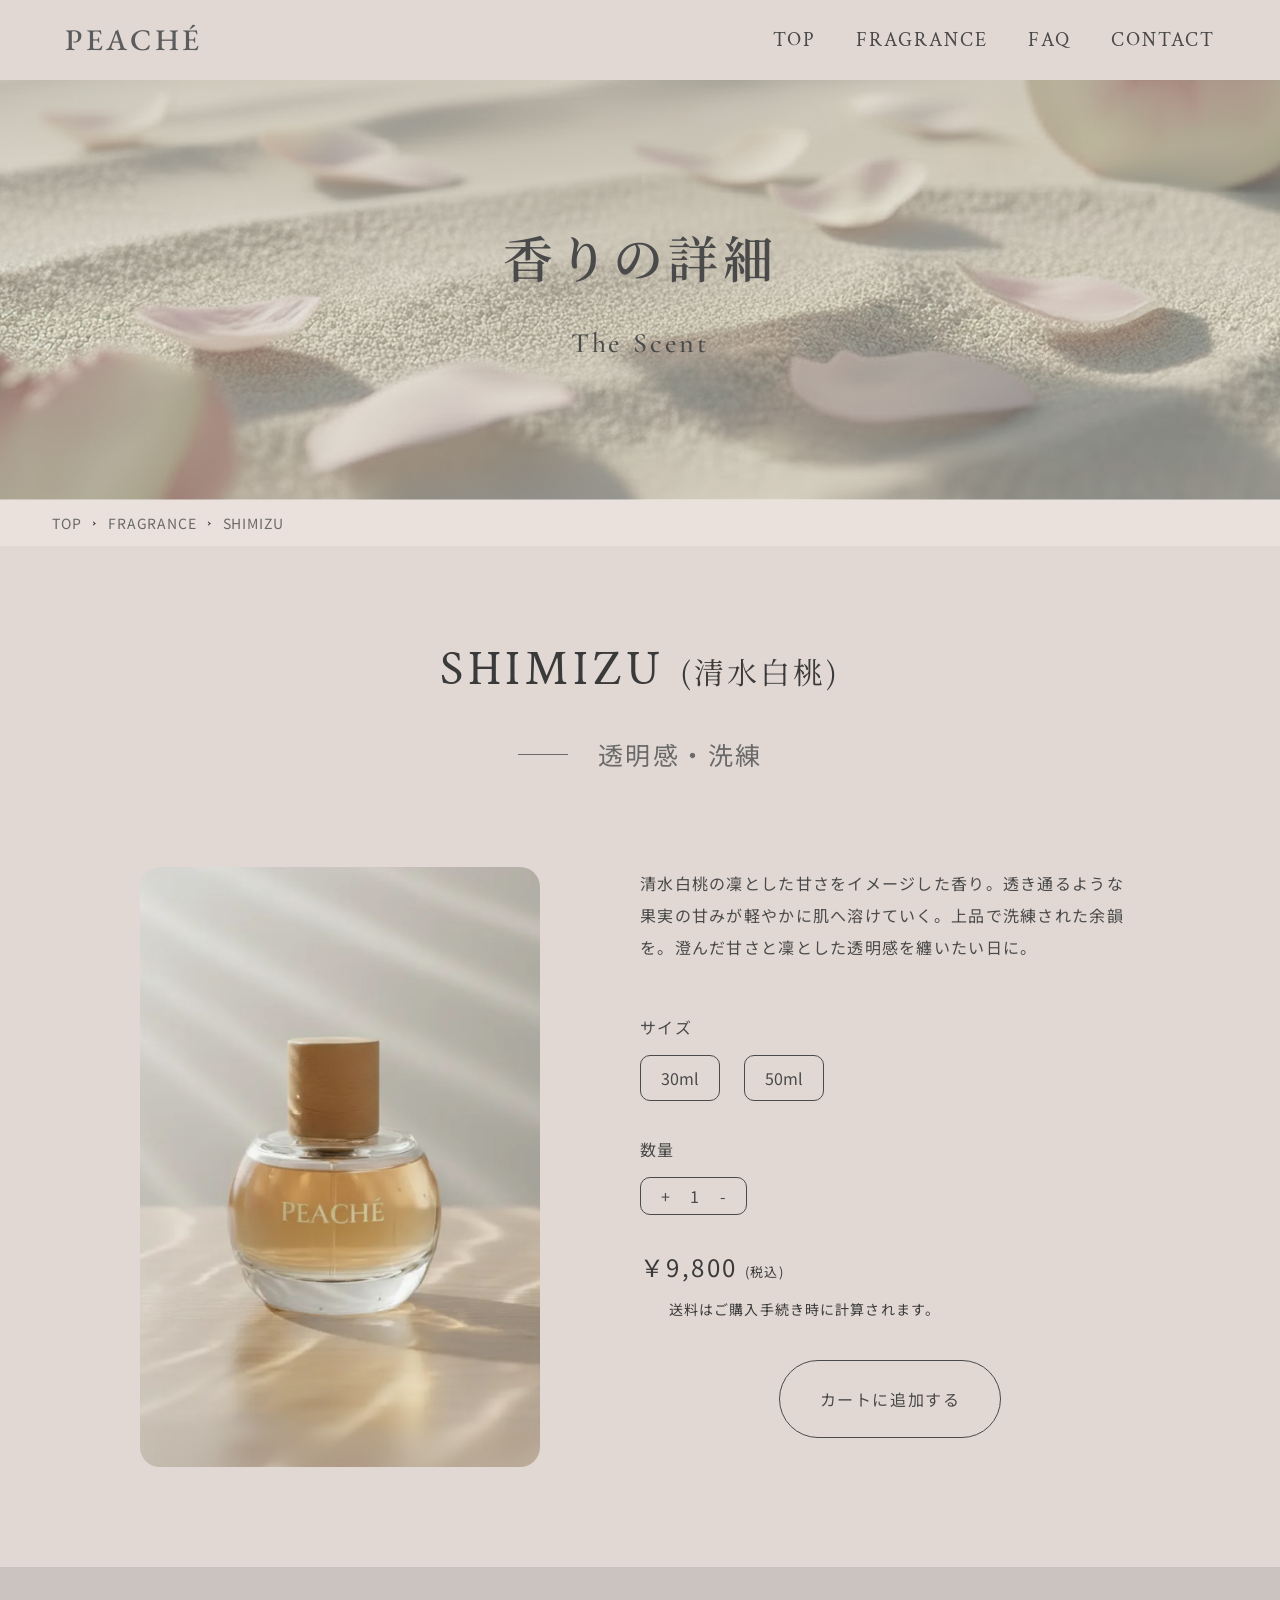
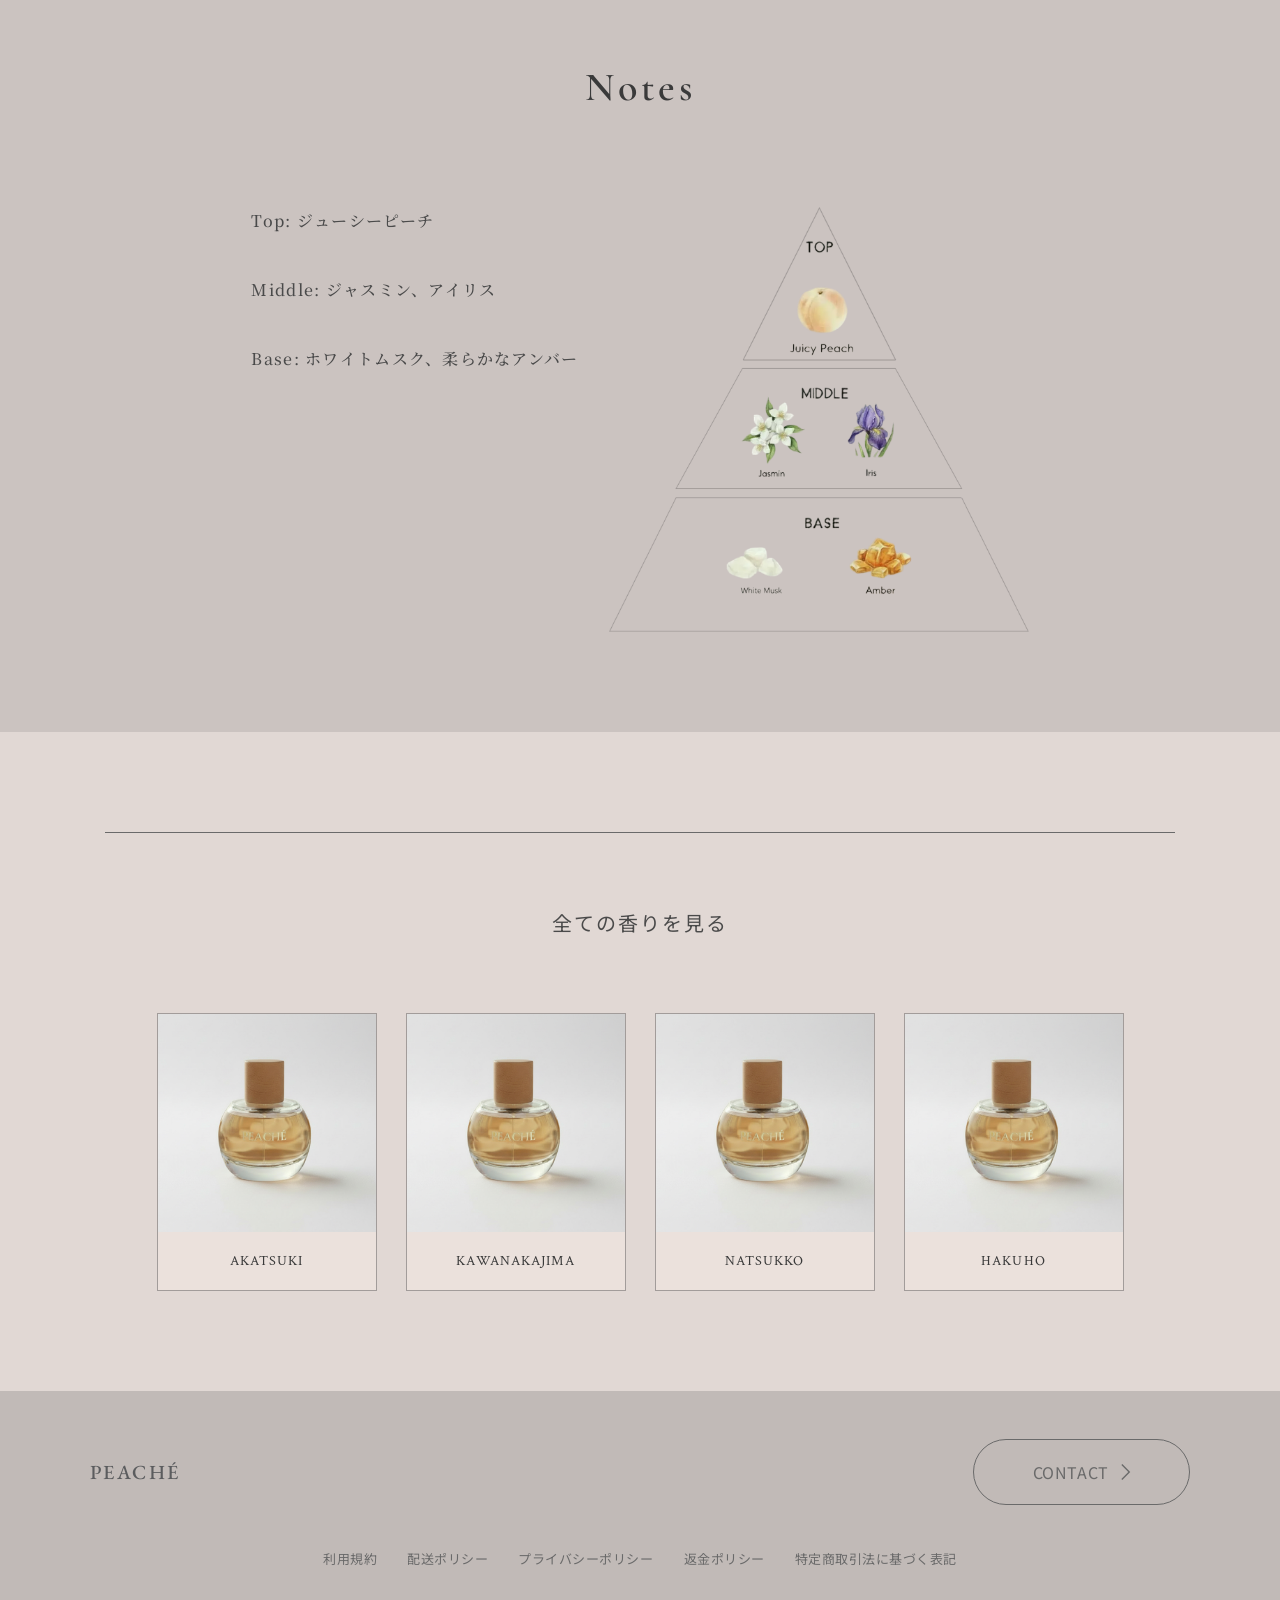
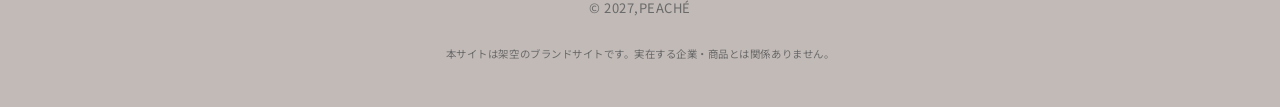
<file: fragrance/shimizu.html>
<!DOCTYPE html>
<html lang="ja">
    <head>

        <!-- favicon -->
        <link rel="icon" href="../assets/favicon/favicon.ico">
        <link rel="apple-touch-icon" href="../assets/favicon/apple-touch-icon.png">
        <link rel="icon" type="image/png" sizes="256x256" href="../assets/favicon/android-chrome-256x256.png">
        <link rel="icon" type="image/png" sizes="512x512" href="../assets/favicon/android-chrome-512x512.png">

        <!-- 検索エンジン用 -->
        <meta charset="UTF-8">
        <meta name="viewport" content="width=device-width, initial-scale=1.0">
        <meta name="description" content="PEACHÉフレグランス「SHIMIZU」の詳細ページです。">
        <title>SHIMIZU | PEACHÉ</title>

        <!-- OGP sns用 -->
        <meta property="og:title" content="SHIMIZU | PEACHÉ">
        <meta property="og:description" content="PEACHÉフレグランス「SHIMIZU」の詳細ページです。">
        <meta property="og:image" content="https://peache-fragrance.netlify.app/assets/ogp/ogp.jpg">
        <meta property="og:type" content="website">
        <meta property="og:url" content="https://peache-fragrance.netlify.app/fragrance/shimizu.html">
        <meta property="og:site_name" content="PEACHÉ">

        <!-- web font -->
        <link rel="preconnect" href="https://fonts.googleapis.com">
        <link rel="preconnect" href="https://fonts.gstatic.com" crossorigin>
        <link href="https://fonts.googleapis.com/css2?family=Cormorant+Garamond:wght@500;600&family=Crimson+Text:wght@400&family=EB+Garamond:wght@500&family=Noto+Sans+JP:wght@400;500&family=Noto+Serif+JP:wght@500;600&display=swap" rel="stylesheet">
        
        <!-- リセットCSS -->
        <link rel="stylesheet" href="../assets/css/destyle.css">

        <!-- splide CSS -->
        <link rel="stylesheet" href="https://cdn.jsdelivr.net/npm/@splidejs/splide@4.1.4/dist/css/splide.min.css">

        <!-- style CSS -->
        <link rel="stylesheet" href="../assets/css/common.css">
        <link rel="stylesheet" href="../assets/css/fragrance-detail.css">

    </head>

    <body>
        <div id="fragrance-detail-page" class="fragrance-detail-page">

            <header class="site-header js-header">
                <div class="site-header__inner">
                    <h1 class="site-header__logo">
                        <a class="logo" href="../index.html">PEACHÉ</a>
                    </h1>
                    <!-- spのみ表示　ハンバーガー -->
                    <button type="button" class="site-header__open-btn js-site-header-open-btn">
                        <img src="../assets/svg/hamburger-btn.svg" alt="メニューを開く">
                    </button>

                    <!-- spはドロワー　/ pcは横並びのグローバルナビ -->
                    <nav class="site-nav js-site-nav" id="site-nav">
                        
                        <!-- sp ドロワーのオーバーレイ用 背景　jsでクリックしたときに閉じる処理もつける-->
                        <div class="site-nav__overlay js-site-nav-overlay"></div>

                        <div class="site-nav__panel">
                            <div class="site-nav__header">
                                <a class="logo site-nav__logo" href="../index.html">PEACHÉ</a>
                                <button type="button" class="site-nav__close-btn js-site-nav-close-btn">
                                    <img src="../assets/svg/close-btn.svg" alt="メニューを閉じる">
                                </button>
                            </div>
                            <ul class="site-nav__list">
                                <li class="site-nav__item"><a href="../index.html">TOP</a></li>
                                <li class="site-nav__item"><a href="./index.html">FRAGRANCE</a></li>
                                <li class="site-nav__item"><a href="../faq.html">FAQ</a></li>
                                <li class="site-nav__item"><a href="../contact.html">CONTACT</a></li>
                            </ul>
                        </div>
                    </nav>
                </div>
            </header>

            <main class="detail-main">
                
                <section class="page-hero">
                    <div class="page-hero__title-group">
                        <h1 class="page-hero__title">香りの詳細</h1>
                        <p class="page-hero__sabtitle">The Scent</p>
                    </div>

                    <!-- divの箱の中に、pictureタグとsourceおいて、画面が768以上になったらPC用の画像に自動で切り替わるようにしてる -->
                    <div class="page-hero__img">
                        <picture>
                            <source srcset="../assets/img/pc-sab-hero@2x.jpg" media="(min-width: 768px)">
                            <img src="../assets/img/sp-sab-hero@2x.jpg" alt="">
                        </picture>
                    </div>
                </section>

                <nav class="breadcrumb">
                    <div class="breadcrumb__inner">
                        <ol class="breadcrumb__list">
                            <li class="breadcrumb__item">
                                <a href="../index.html">TOP</a>
                            </li>

                            <li class="breadcrumb__item">
                                <a href="./index.html">FRAGRANCE</a>
                            </li>

                            <li class="breadcrumb__item" aria-current="page">
                                <a href="">SHIMIZU</a>
                            </li>
                        </ol>
                    </div>
                </nav>
                
                <section class="fragrance-detail">
                    <div class="fragrance-detail__inner">
                        <div class="fragrance-detail__head">
                            <h2 class="fragrance-detail__name">SHIMIZU
                                <span class="fragrance-detail__ja">(清水白桃)</span>
                            </h2>
                            <p class="fragrance-detail__copy">透明感・洗練</p>
                        </div>

                        <div class="fragrance-detail__body">
                            <div class="fragrance-detail__image">
                                <picture>
                                    <source srcset="../assets/img/pc-single-hakuho@2x.jpg" media="(min-width: 900px)">
                                    <img src="../assets/img/sp-single-hakuho@2x.jpg" alt="">
                                </picture>
                            </div>

                            <div class="fragrance-detail__description">
                                <p class="fragrance-detail__text">清水白桃の凜とした甘さをイメージした香り。透き通るような果実の甘みが軽やかに肌へ溶けていく。上品で洗練された余韻を。澄んだ甘さと凜とした透明感を纏いたい日に。
                                </p>

                                <div class="fragrance-detail__options">

                                    <div class="fragrance-detail__size">
                                        <h3 class="fragrance-detail__label">サイズ</h3>
                                        <div class="fragrance-detail__chips">
                                            <button type="button" class="fragrance-detail__chip">30ml</button>
                                            <button type="button" class="fragrance-detail__chip">50ml</button>
                                        </div>
                                    </div>

                                    <div class="fragrance-detail__quantity">
                                        <h3 class="fragrance-detail__label">数量</h3>
                                        <div class="fragrance-detail__quantity-counter">
                                            <button type="button" class="fragrance-detail__quantity-btn">+</button>
                                            <span class="fragrance-detail__quantity-num">1</span>
                                            <button type="button" class="fragrance-detail__quantity-btn">-</button>
                                        </div>
                                    </div>

                                    <div class="fragrance-detail__price-area">
                                        <p class="fragrance-detail__price">￥9,800 
                                            <span class="fragrance-detail__tax">(税込)</span>
                                        </p>
                                        <p class="fragrance-detail__shipping">送料はご購入手続き時に計算されます。</p>
                                    </div>

                                    <div class="fragrance-detail__cta">
                                        <a href="#" class="fragrance-detail__cart-btn">カートに追加する</a>
                                    </div>
                                </div>
                            </div>
                        </div>
                    </div>
                </section>

                <section class="fragrance-notes">
                    <div class="fragrance-notes__inner">
                        <h2 class="fragrance-notes__title">Notes</h2>

                        <div class="fragrance-notes__content">
                            <div class="fragrance-notes__img">
                                <img src="../assets/img/single-pyramid-shimizu@2x.png" alt="SHIMIZUの香りノート構成">
                            </div>

                            <div class="fragrance-notes__text-group">
                                <p class="fragrance-notes__item">
                                    <span class="fragrance-notes__type">Top: </span>
                                    <span class="fragrance-notes__note">ジューシーピーチ</span>
                                </p>

                                <p class="fragrance-notes__item">
                                    <span class="fragrance-notes__type">Middle: </span>
                                    <span class="fragrance-notes__note">ジャスミン、アイリス</span>
                                </p>

                                <p class="fragrance-notes__item">
                                    <span class="fragrance-notes__type">Base: </span>
                                    <span class="fragrance-notes__note">ホワイトムスク、柔らかなアンバー</span>
                                </p>
                            </div>
                        </div>
                    </div>
                </section>

                <section class="other-scents">

                    <div class="other-scents__line"></div>

                    <h2 class="other-scents__title">全ての香りを見る</h2>

                    <ul class="other-scents__list">
                        <li class="other-scents__item">
                            <a href="./akatsuki.html" class="other-scents__link">
                                <div class="other-scents__img">
                                    <img src="../assets/img/single-other-scents-card-img@2x.jpg" alt="AKATSUKIの香水ボトル">
                                </div>
                                <p class="other-scents__name">AKATSUKI</p>
                            </a>
                        </li>

                        <li class="other-scents__item">
                            <a href="./kawanakajima.html" class="other-scents__link">
                                <div class="other-scents__img">
                                    <img src="../assets/img/single-other-scents-card-img@2x.jpg" alt="KAWANAKAJIMAの香水ボトル">
                                </div>
                                <p class="other-scents__name">KAWANAKAJIMA</p>
                            </a>
                        </li>

                        <li class="other-scents__item">
                            <a href="./natsukko.html" class="other-scents__link">
                                <div class="other-scents__img">
                                    <img src="../assets/img/single-other-scents-card-img@2x.jpg" alt="NATSUKKOの香水ボトル">
                                </div>    
                                <p class="other-scents__name">NATSUKKO</p>
                            </a>
                        </li>

                        <li class="other-scents__item">
                            <a href="./hakuho.html" class="other-scents__link">
                                <div class="other-scents__img">
                                    <img src="../assets/img/single-other-scents-card-img@2x.jpg" alt="HAKUHOの香水ボトル">
                                </div>
                                <p class="other-scents__name">HAKUHO</p>
                            </a>
                        </li>
                    </ul>
                </section>

            </main>

            <footer class="footer">
                <div class="footer__wrapper">
                    <div class="footer__top">
                        <div class="footer__cta">
                            <a class="link-btn link-btn--contact link-btn--dark" href="../contact.html">
                                <span class="link-btn__text">CONTACT</span>
                                <span class="link-btn__arrow">
                                    <svg xmlns="http://www.w3.org/2000/svg" width="10" height="18" viewBox="0 0 10 18" fill="none">
                                        <path d="M1.10063 18L10 9L1.10063 0L0 1.12898L7.78302 9L0 16.871L1.10063 18Z" fill="currentColor"/>
                                    </svg>
                                </span>
                            </a>
                        </div>    
                        <a class="logo footer__logo" href="../index.html">PEACHÉ</a>
                    </div>

                    <div class="footer__bottom">
                        <ul class="footer__policy-list">
                            <li class="footer__policy-item">
                                <a href="#">利用規約</a>
                            </li>
                            <li class="footer__policy-item">
                                <a href="#">配送ポリシー</a>
                            </li>
                            <li class="footer__policy-item">
                                <a href="#">プライバシーポリシー</a>
                            </li>
                            <li class="footer__policy-item">
                                <a href="#">返金ポリシー</a>
                            </li>
                            <li class="footer__policy-item">
                                <a href="#">特定商取引法に基づく表記</a>
                            </li>
                        </ul>
                        <small class="footer__copyright">&copy; 2027,PEACHÉ</small>
                        <p class="footer__cautionary-note">
                            <small>本サイトは架空のブランドサイトです。実在する企業・商品とは関係ありません。</small>
                        </p>
                    </div>
                </div>
            </footer>
        </div>

        <!-- splide js -->
        <script src="https://cdn.jsdelivr.net/npm/@splidejs/splide@4.1.4/dist/js/splide.min.js"></script>
        
        <!-- main js -->
        <script src="../assets/js/main.js"></script>

    </body>
</html>
</file>
<file: assets/css/destyle.css>
/*! destyle.css v4.0.1 | MIT License | https://github.com/nicolas-cusan/destyle.css */

/* Reset box-model and set borders */
/* ============================================ */

*,
::before,
::after {
  box-sizing: border-box;
  border-style: solid;
  border-width: 0;
  min-width: 0;
}

/* Document */
/* ============================================ */

/**
 * 1. Correct the line height in all browsers.
 * 2. Prevent adjustments of font size after orientation changes in iOS.
 * 3. Remove gray overlay on links for iOS.
 */

html {
  line-height: 1.15; /* 1 */
  -webkit-text-size-adjust: 100%; /* 2 */
  -webkit-tap-highlight-color: transparent; /* 3*/
}

/* Sections */
/* ============================================ */

/**
 * Remove the margin in all browsers.
 */

body {
  margin: 0;
}

/**
 * Render the `main` element consistently in IE.
 */

main {
  display: block;
}

/* Vertical rhythm */
/* ============================================ */

p,
table,
blockquote,
address,
pre,
iframe,
form,
figure,
dl {
  margin: 0;
}

/* Headings */
/* ============================================ */

h1,
h2,
h3,
h4,
h5,
h6 {
  font-size: inherit;
  font-weight: inherit;
  margin: 0;
}

/* Lists (enumeration) */
/* ============================================ */

ul,
ol {
  margin: 0;
  padding: 0;
  list-style: none;
}

/* Lists (definition) */
/* ============================================ */

dt {
  font-weight: bold;
}

dd {
  margin-left: 0;
}

/* Grouping content */
/* ============================================ */

/**
 * 1. Add the correct box sizing in Firefox.
 * 2. Show the overflow in Edge and IE.
 */

hr {
  box-sizing: content-box; /* 1 */
  height: 0; /* 1 */
  overflow: visible; /* 2 */
  border-top-width: 1px;
  margin: 0;
  clear: both;
  color: inherit;
}

/**
 * 1. Correct the inheritance and scaling of font size in all browsers.
 * 2. Correct the odd `em` font sizing in all browsers.
 */

pre {
  font-family: monospace, monospace; /* 1 */
  font-size: inherit; /* 2 */
}

address {
  font-style: inherit;
}

/* Text-level semantics */
/* ============================================ */

/**
 * Remove the gray background on active links in IE 10.
 */

a {
  background-color: transparent;
  text-decoration: none;
  color: inherit;
}

/**
 * 1. Remove the bottom border in Chrome 57-
 * 2. Add the correct text decoration in Chrome, Edge, IE, Opera, and Safari.
 */

abbr[title] {
  text-decoration: underline dotted; /* 2 */
}

/**
 * Add the correct font weight in Chrome, Edge, and Safari.
 */

b,
strong {
  font-weight: bolder;
}

/**
 * 1. Correct the inheritance and scaling of font size in all browsers.
 * 2. Correct the odd `em` font sizing in all browsers.
 */

code,
kbd,
samp {
  font-family: monospace, monospace; /* 1 */
  font-size: inherit; /* 2 */
}

/**
 * Add the correct font size in all browsers.
 */

small {
  font-size: 80%;
}

/**
 * Prevent `sub` and `sup` elements from affecting the line height in
 * all browsers.
 */

sub,
sup {
  font-size: 75%;
  line-height: 0;
  position: relative;
  vertical-align: baseline;
}

sub {
  bottom: -0.25em;
}

sup {
  top: -0.5em;
}

/* Replaced content */
/* ============================================ */

/**
 * Prevent vertical alignment issues.
 */

svg,
img,
embed,
object,
iframe {
  vertical-align: bottom;
}

/* Forms */
/* ============================================ */

/**
 * Reset form fields to make them styleable.
 * 1. Make form elements stylable across systems iOS especially.
 * 2. Inherit text-transform from parent.
 */

button,
input,
optgroup,
select,
textarea {
  -webkit-appearance: none; /* 1 */
  appearance: none;
  vertical-align: middle;
  color: inherit;
  font: inherit;
  background: transparent;
  padding: 0;
  margin: 0;
  border-radius: 0;
  text-align: inherit;
  text-transform: inherit; /* 2 */
}

/**
 * Correct cursors for clickable elements.
 */

button,
[type="button"],
[type="reset"],
[type="submit"] {
  cursor: pointer;
}

button:disabled,
[type="button"]:disabled,
[type="reset"]:disabled,
[type="submit"]:disabled {
  cursor: default;
}

/**
 * Improve outlines for Firefox and unify style with input elements & buttons.
 */

:-moz-focusring {
  outline: auto;
}

select:disabled {
  opacity: inherit;
}

/**
 * Remove padding
 */

option {
  padding: 0;
}

/**
 * Reset to invisible
 */

fieldset {
  margin: 0;
  padding: 0;
  min-width: 0;
}

legend {
  padding: 0;
}

/**
 * Add the correct vertical alignment in Chrome, Firefox, and Opera.
 */

progress {
  vertical-align: baseline;
}

/**
 * Remove the default vertical scrollbar in IE 10+.
 */

textarea {
  overflow: auto;
}

/**
 * Correct the cursor style of increment and decrement buttons in Chrome.
 */

[type="number"]::-webkit-inner-spin-button,
[type="number"]::-webkit-outer-spin-button {
  height: auto;
}

/**
 * Correct the outline style in Safari.
 */

[type="search"] {
  outline-offset: -2px; /* 1 */
}

/**
 * Remove the inner padding in Chrome and Safari on macOS.
 */

[type="search"]::-webkit-search-decoration {
  -webkit-appearance: none;
}

/**
 * 1. Correct the inability to style clickable types in iOS and Safari.
 * 2. Fix font inheritance.
 */

::-webkit-file-upload-button {
  -webkit-appearance: button; /* 1 */
  font: inherit; /* 2 */
}

/**
 * Fix appearance for Firefox
 */
[type="number"] {
  -moz-appearance: textfield;
}

/**
 * Clickable labels
 */

label[for] {
  cursor: pointer;
}

/* Interactive */
/* ============================================ */

/*
 * Add the correct display in Edge, IE 10+, and Firefox.
 */

details {
  display: block;
}

/*
 * Add the correct display in all browsers.
 */

summary {
  display: list-item;
}

/*
 * Remove outline for editable content.
 */

[contenteditable]:focus {
  outline: auto;
}

/* Tables */
/* ============================================ */

/**
1. Correct table border color inheritance in all Chrome and Safari.
*/

table {
  border-color: inherit; /* 1 */
  border-collapse: collapse;
}

caption {
  text-align: left;
}

td,
th {
  vertical-align: top;
  padding: 0;
}

th {
  text-align: left;
  font-weight: bold;
}
</file>
<file: assets/css/common.css>
@charset "UTF-8";

/* ===================
全体共通
====================== */

:root {
     /* color background */
    --color-bg-base: #E1D8D4;
    --color-bg-accent: #CBC3C0;
    --color-bg-light: #EBE1DC;

    /* color text */
    --color-text-strong: #2F2F2F;
    --color-text-heading: #3A3A3A;
    --color-text-body: #4A4A4A;
    --color-text-muted: #6A6A6A;

    /* font-family */
    --font-body-ja:
        "Noto Sans JP",
        "Hiragino Kaku Gothic ProN",
        "Yu Gothic",
        Meiryo,
        sans-serif;

    --font-display-ja:
        "Noto Serif JP",
        "Hiragino Mincho ProN",
        "Yu Mincho",
        serif;

    --font-body-en:
        "Crimson Text",
        serif;

    --font-display-en:
        "Cormorant Garamond",
        serif;

    --font-logo:
        "EB Garamond",
        serif;
}

html {
    font-size: 62.5%;
}

body {
    font-family: var(--font-body-ja);
    font-style: normal;
    color: var(--color-text-body);
    background-color: var(--color-bg-base);
    line-height: 1.5;
    font-size: 1.6rem;
}

img {
    max-width: 100%;
    height: auto;
}



/* ===================
共通ボタン
====================== */

/* 共通リンクのボタン(hero our-scents our-quality) */
.link-btn {
    display: inline-flex;
    
    justify-content: center;
    align-items: center;
    gap: 0.75em;
    cursor: pointer;

    /* テキストなど中身改行しないようにする */
    white-space: nowrap;

    border-radius: 50px;
    border: 1px solid currentColor;

    padding:
        clamp(2.6rem, 1.8rem + 2vw, 3.6rem)
        clamp(5.5rem, 3rem + 6vw, 10rem);
}

.link-btn--hero {
    font-size: 1.8rem;
}

/* .link-btnをホバーしたら、矢印が6px動く */
.link-btn:hover .link-btn__arrow {
    transform: translateX(8px);
}

.link-btn:hover {
    opacity: 0.8;
}

.link-btn__text {
    text-align: center;
    font-family: var(--font-body-ja);
    line-height: 1;
    letter-spacing: 0.06em;
    font-size: 1.8rem;
}

.link-btn__arrow {
    display: inline-flex;
    align-items: center;
    justify-content: center;
    width: 0.6em;
    height: 1em;

    /* hoverでトランスフォームが変わったら（要素を動かしたりするのが）0.4秒かけて動く準備　→　hoverで使うやつ*/
    transition: transform 0.4s;
}

.link-btn__arrow svg {
    display: block;
    width: 100%;
    height: 100%;
}



/* ===================
ヘッダー
====================== */

/* topページの固定ヘッダー */
.site-header {
    position: fixed;
    top: 0;
    left: 0;
    width: 100%;
    height: 64px;
    z-index: 1000;
    background-color: var(--color-bg-base);
    
    /* 少しスクロールしたら、フワッと上に消える */
    transition: 
    transform 0.8s ease,
    opasity 0.8s ease;
}

/* jsで上にヘッダーを隠す時に使う 少しスクロールしたら、フワッと上に消える */
.site-header.is-hidden {
    transform: translateY(-100%);
    opacity: 0;
    
}

/* fixedヘッダー分の高さ６４px　bodyで下げる */
body {
    padding-top: 64px;
}

/* ヘッダーの中身を整える箱 */
.site-header__inner {
    display: flex;
    align-items: center;
    justify-content: space-between;
    max-width: 1280px;
    padding-inline: 5.1%;
    margin: 0 auto;
    height: 100%;
}

.site-header__logo {
    margin: 0;
}

.logo {
    color: #5B5C5E;
    text-align: center;
    font-family: var(--font-logo);
    font-size: 2rem;
    font-weight: 500;
    line-height: 1;
    letter-spacing: 0.12em;
}

/* sp open ハンバーガーボタン */
.site-header__open-btn {
    display:inline-flex;
    justify-content: center;
    align-items: center;
    width: 44px;
    height: 44px;
    cursor: pointer;
}

.site-header__open-btn img {
    display: block;
    width: 30px;
    height: auto;
}

/* nav base */

/* navメニュー全体をを隠している状態のまとめた箱 */
.site-nav {
    position: fixed;
    inset: 0;
    visibility: hidden;
    opacity: 0;
    pointer-events: none;

    transition: opacity 0.5s ease, visibility 0.5s ease;
}

/* navメニュー全体が開いた状態　is-openが付いたら開くっていうCSSを書いてる */
.site-nav.is-open {
    visibility: visible;
    opacity: 1;
    pointer-events: auto;
}

/* ドロワーメニューの後ろのうっすら黒い背景 ここもjsでクリックしたら閉じれるようにする */
.site-nav__overlay {
    position: absolute;
    inset: 0;
    background-color: rgba(0, 0, 0, 0.5);
    cursor: pointer;
}

/* 右から出てくるドロワー本体全体（ヘッダーとナビ） */
.site-nav__panel {
    position: absolute;
    top: 0;
    right: 0;
    width: min(85%, 320px);
    height: 100%;
    background-color: var(--color-bg-base);
    transform: translateX(100%);

    transition: transform 0.5s ease;
}

/* site-navにis-openがついた時、その中のsite-nav__panel（ヘッダーとナビ）が、0の元の位置に戻る*/
.site-nav.is-open .site-nav__panel {
    transform: translateX(0);
}

/* ドロワー上部 */
.site-nav__header {
    display: flex;
    justify-content: space-between;
    align-items: center;
    height: 64px;
    padding-inline: 5.1%;
}

.site-nav__close-btn {
    display:inline-flex;
    justify-content: center;
    align-items: center;

    /* 箱は大きめにして、pointerできる範囲を増やしている */
    width: 44px;
    height: 44px;
    cursor: pointer
}

.site-nav__close-btn img {
    display: block;
    width: 30px;
    height: auto;
}

/* SPの時のメニュー一覧 */
.site-nav__list {
    display: flex;
    flex-direction: column;
    justify-content: center;
    background-color: var(--color-bg-accent);
    padding: 80px 0 80px 4.1%;
    gap: 48px;
    height: calc(100% - 80px);
}

.site-nav__item {
    width: 100%;
    border-bottom: 1px solid var(--color-text-muted);
}

.site-nav__item a {
    display: block;
    padding-bottom: 20px;
    color: var(--color-text-body);
    font-family: var(--font-body-en);
    font-size: 2rem;
    line-height: 1;
    letter-spacing: 0.1em;
}


@media screen and (min-width: 768px) {

    .site-header {
        height: 80px;
    }

    /* ヘッダー分の高さ80px分　メインごと下げる */
    body {
        padding-top: 80px;
    }

    .logo {
        font-size: 3rem;
    }

    .site-header__open-btn {
        display: none;
    }

    /* navメニューを見える状態にしSPの設定値を元に戻した　transitionは不要 */
    .site-nav {
        position: static;
        inset: auto;
        visibility: visible;
        pointer-events: auto;
        opacity: 1;
        transition: none;
    }

    .site-nav__overlay {
        display: none;
    }

    .site-nav__panel {
        position: static;
        width: auto;
        height: auto;
        transform: none;
        background: transparent;
        transition: none;
    }

    .site-nav__header {
        display: none;
    }

    .site-nav__list {
        display: flex;
        flex-direction: row;
        justify-content: center;
        background-color: transparent;
        padding: 0;
        gap: 40px;
        height: auto;
    }

    .site-nav__item {
        width: auto;
        border-bottom: none;
    }

    .site-nav__item a {
        padding-bottom: 0;
    }
}



/* ===================
footer
====================== */

.footer {
    position: relative;
    background-color: #C1BAB7;
    padding: 40px 5.1%;
}

.footer__wrapper {
    width: 100%;
}

.footer__top {
    display: flex;
    flex-direction: column;
    align-items: center;
    gap: 32px;
}

.footer__cta {
    display: flex;
    justify-content: flex-end;
    width: 100%;
}

.footer__bottom {
    display: flex;
    flex-direction: column;
    align-items: center;
    gap: 32px;
    margin-top: 32px;
}

.footer__policy-list {
    display: flex;
    flex-wrap: wrap;
    justify-content: center;
    gap: 2rem 2rem;
}

.footer__logo {
    font-size: 2rem;
}

.link-btn--contact {
    padding:
        clamp(1.5rem, 1.2rem + 1vw, 2.4rem)
        clamp(3.6rem, 2rem + 3vw, 6.5rem);

    color: var(--color-text-muted);
}

.link-btn--contact .link-btn__text {
    font-size: 1.6rem;
    letter-spacing: 0.04em;
}

.footer__policy-item a {
    color: var(--color-text-muted);
    font-family: var(--font-body-ja);
    font-size: 1.3rem;
    line-height: 1;
    letter-spacing: 0.04em;
}

.footer__copyright,
.footer__cautionary-note {
    color: var(--color-text-muted);
    text-align: center;
    font-family: var(--font-body-ja);
    font-size: 1.3rem;
    line-height: 1;
    letter-spacing: 0.04em;
}


@media screen and (min-width: 768px) {

    .footer {
        padding: 48px 5.5%;
    }

    .footer__wrapper {
        width: auto;
        max-width: 1100px;
        margin: 0 auto;
    }

    .footer__top {
        display: flex;
        flex-direction: row-reverse;
        align-items: center;
        justify-content: space-between;
        gap: 0;
    }

    .footer__cta {
        display: block;
        justify-content: flex-start;
        width: auto;
    }

    .footer__bottom {
        justify-content: space-between;
        align-items: center;
        margin-top: 40px;
    }

    .footer__policy-list {
        display: flex;
        flex-wrap: wrap;
        justify-content: space-between;
        gap: 0 3rem;
    }
}



/* ===================
ページ共通のhero
====================== */

.page-hero {
    position: relative;
}

.page-hero__title-group {
    position: absolute;
    top: 50%;
    left: 50%;
    transform: translate(-50%, -50%);

    display: flex;
    align-items: center;
    flex-direction: column;
    gap: clamp(20px, 4vw, 40px);
    width: 100%;
    margin: 0 auto;
}

.page-hero__img {
    display: block;
    width: 100%;
    height: clamp(260px, 50vw, 320px);
    overflow: hidden;
}

.page-hero__img img {
    width: 100%;
    height: 100%;
    object-fit: cover;
}

.page-hero__title {
    color: var(--color-text-body);
    text-align: center;
    font-family: var(--font-display-ja);
    font-size: clamp(2.4rem, 6vw, 3.2rem);
    font-weight: 600;
    line-height: 1.3;
    letter-spacing: 0.1em;
}

.page-hero__sabtitle {
    color: var(--color-text-body);
    text-align: center;
    font-family: var(--font-display-en);
    font-size: clamp(1.6rem, 4vw, 2.2rem);
    font-weight: 500;
    line-height: 1;
    letter-spacing: 0.1em;
}


@media screen and (min-width: 768px) {

    .page-hero__img {
        height: clamp(300px, 35vw, 420px);
    }

    .page-hero__title {
        font-size: clamp(2.4rem, 4vw, 5rem);
    }

    .page-hero__sabtitle {
        font-size: clamp(1.6rem, 2.5vw, 2.8rem);
    }
}



/* ===================
breadcrumb パンくず
====================== */

.breadcrumb {
    padding: 16px 4.1%;
    background-color: var(--color-bg-light);
}

.breadcrumb__inner {
    margin: 0 auto;
}

.breadcrumb__list {
    display: flex;
    align-items: center;
    flex-direction: row;
    flex-wrap: wrap;
    gap: 0 13px;
}

.breadcrumb__item {
    color: var(--color-text-muted);
    font-family: var(--font-body-ja);
    font-size: 1.4rem;
    line-height: 1;
    letter-spacing: 0.06em;

    display: flex;
    align-items: center;
}

.breadcrumb__item:not(:last-child)::after {
    content: '';
    display: inline-block;
    vertical-align: middle;
    transform: rotate(45deg);
    width: 3px;
    height: 3px;
    margin-left: 10px;
    border-top: 1px solid #333333;
    border-right: 1px solid #333333;
}
</file>
<file: assets/css/top.css>
@charset "UTF-8";

/* ===================
top共通タイトル
====================== */
.section__title {
    color: var(--color-text-strong);
    font-family: var(--font-display-en);
    font-size: 2.8rem;
    font-weight: 600;
    letter-spacing: 0.1em;
    text-align: center;
}

@media screen and (min-width: 768px) {

    .section__title {
        font-size: 6.4rem;
    }

    .sp-br {
        display: none;
    }
}


/* ===================
home-main
====================== */
.home-main {
    /*　上にタイトルが重なる（PEACHEの）分余白を作るために下げる */
    margin-top: clamp(60px, 8vw, 120px);
}

.hero-home {
    /*　hero-home__titleとボタンの基準になるように */
    position: relative;
}

.hero-home__image {
    display: block;
    width: 100%;
    height: auto;
}

.hero-home__title {
    position: absolute;
    top: 0;
    left: clamp(20px, 5.12vw, 80px);
    transform: translateY(-50%);
    z-index: 2;

    color: var(--color-text-strong);
    text-align: center;
    font-family: var(--font-logo);
    font-size: clamp(6rem, 15.3vw, 15rem);
    font-weight: 500;
    line-height: 1;
    letter-spacing: 0.12em;
}

.hero-home__btn-box {
    position: absolute;
    bottom: 60px;
    left: 50%;
    transform: translateX(-50%);
    z-index: 2;
}

/* heroのリンクボタン 個別部分　*/
.link-btn--light {
    color: #E5DAD3;
}

@media screen and (min-width: 768px) {

    .hero-home__btn-box {
        display: none;
    }
}



/* ===================
concept
====================== */

.concept {
    position: relative;

    padding-top: 48px;
    padding-bottom: 100px;
}

.concept__inner {
    padding-inline: 5.1%;
    max-width: 600px;
    margin: 0 auto;
}

.concept__title {
    color: var(--color-text-strong);
    text-align: center;
    font-family: var(--font-display-ja);
    font-size: 2.4rem;
    font-weight: 600;
    line-height: 2;
    letter-spacing: 0.1em;
}

.concept__lead {
    color: var(--color-text-heading);
    text-align: left;
    font-family: var(--font-display-ja);
    font-size: 1.8rem;
    font-weight: 600;
    line-height: 2;
    letter-spacing: 0.1em;

    margin-top: 40px;
}

.concept__text-group {
    margin-left: auto;
    margin-top: 60px;
}

.concept__text {
    color: var(--color-text-body);
    text-align: left;
    font-family: var(--font-body-ja);
    font-size: 1.6rem;
    line-height: 2;
    letter-spacing: 0.08em;
}

/* 意味　２つ目のconcept__texを指定している*/
.concept__text + .concept__text {
    margin-top: 48px;
}

.concept__message {
    color: var(--color-text-body);
    font-family: var(--font-body-ja);
    font-size: 1.6rem;
    line-height: 2;
    letter-spacing: 0.08em;

    margin-top: 60px;
}

/*　SP 花　右側　*/
.concept::after {
    content: "";
    position: absolute;
    right: 0;
    bottom: -70px;

    width: min(35.9vw, 160px);
    height: min(35.9vw, 160px);

    background-image:  url("../img/sp-flower@2x.png");
    background-size: contain;
    background-repeat: no-repeat;
}


@media screen and (min-width: 768px) {

    .concept {
        padding-top: 130px;
        padding-bottom: 150px;
    }

    .concept__inner {
        padding-inline: 4rem;
        max-width: 1000px;
        margin: 0 auto;
    }

    .concept__title {
        font-size: 4.2rem;
    }

    .concept__lead {
        text-align: center;
        font-size: 2.4rem;
        line-height: 2;

        margin-top: 100px;
    }

    .concept__text-group {
        max-width: 620px;
        margin-left: 0;
        margin: 0 auto;
        margin-top: 80px;
    }

    .concept__text {
        text-align: center;
        font-size: 1.6rem;
        line-height: 2;
    }

    /* 意味 ２つ目のconcept__texを指定している*/
    .concept__text + .concept__text {
        margin-top: 40px;
    }

    .concept__message {
        text-align: center;
        font-size: 1.6rem;
        line-height: 2.3;

        margin-top: 80px;
    }

    /*　PC 花　右側　*/
    .concept::after {
        content: "";
        position: absolute;
        left: 0;
        bottom: -120px;

        width: min(25.7vw, 360px);
        height: min(25.7vw, 360px);

        background-image:  url("../img/pc-flower@2x.png");
        background-size: contain;
        background-repeat: no-repeat;
    }
}


/* ===================
our-scents
====================== */

.splide__track {
    padding-top: 12px;
}

.our-scents {
    padding: 80px 0;
    background-color: var(--color-bg-accent);
    overflow: hidden;
}

.our-scents__slider {
    margin-top: 48px;
    padding: 0 20px;
}

.our-scents__item {
    color: var(--color-text-heading);
    text-align: center;
    font-family: var(--font-body-en);
    font-size: 2.0rem;
    line-height: 1;
    letter-spacing: 0.1em;

    max-width: 24rem;
    margin: 0 auto;

    transition: transform 0.3s ease, opacity 0.3s ease;
    transform: translateY(0px);
}

.our-scents__item:hover {
    transform: translateY(-8px);
}

.our-scents__item img {
    display: block;
    width: 100%;
    height: auto;
}

.our-scents__name {
    margin-top: 20px;
}

.our-scents__cta {
    margin-top: 48px;
    text-align: center;
}

/*  our-scents our-quality　のsectionのリンクボタン */
.link-btn--dark {
    color: var(--color-text-body);
}


@media screen and (min-width: 768px) {
    
    .our-scents {
        padding: 100px 0;
    }
    
    .our-scents__slider {
        margin-top: 80px;
    }
    
    .our-scents__item {
        font-size: 2.4rem;
        max-width: 26rem;
    }

    .our-scents__name {
        margin-top: 30px;
    }
    
    .our-scents__cta {
        margin-top: 80px;
    }
}

@media screen and (min-width: 1024px) {

    .our-scents {
        padding: 130px 0;
    }

    .our-scents__slider {
        margin-top: 100px;
    }

    .our-scents__item {
        max-width: 34rem;
    }

    .our-scents__name {
        margin-top: 40px;
    }

    .our-scents__cta {
        margin-top: 100px;
    }
}


/* ===================
our-philosophy
====================== */

.our-philosophy {
    padding-bottom: 80px;
}

.our-philosophy__head {
    background-image: url(../img/top-philosophy-and-quality-header-bg@2x.jpg);
    background-size: cover;
    background-repeat: no-repeat;
    background-position: center;

    width: 100%;
    padding: 60px 0 40px;
}

.our-philosophy__pc {
    display: none;
}

.our-philosophy__sp {
    display: block;
}

.our-philosophy__sp-wrapper {
    padding: 80px 5.1% 0 5.1%;
}

.our-philosophy__list {
    display: flex;
    flex-direction: column;
    align-items: center;
    gap: 80px;
}

/* 背景の丸　見た目や装飾用 */
.our-philosophy__circle {

    /* 葉っぱ,基準 */
    position: relative;
    
    /* 丸の中身のレイアウト */
    display: flex;
    flex-direction: column;
    align-items: center;
    justify-content: center;
    gap: 1.5em;
    
    /* 中の基準となるフォントサイズ labelとplusはemで連動させる */
    font-size: clamp(1.6rem, 2vw, 1.8rem);

    /* 丸　*/
    width: min(50vw, 280px);
    padding: 20px 20px 0 20px;
    aspect-ratio: 1 / 1;
    border-radius: 50%;
    background: radial-gradient(
        circle at 30% 30%,
        #d1c6c5 0%,
        #c6b9b8 50%,
        #bcaeac 70%);
    box-shadow: 
        inset 0 1px 2px rgba(214, 205, 203, 0.6),
        inset 0 -6px 14px rgba(183, 168, 166, 0.25);

    /* ボタンをクリックした時の変化を滑らかにするため 　*/
    transition: opacity 0.3s ease;
}

 /* 左の葉っぱ */
.our-philosophy__circle--leaf-left::before {
    content: "";
    display: block;
    width: 50%;
    aspect-ratio: 1 / 1.618;
    background-image: url(../img/top-philosophy-leaf-left@2x.png);
    background-size: contain;
    background-repeat: no-repeat;
    background-position: center;

    position: absolute;
    top: -50%;
    transform: translateY(50%);
    left: -25%;
}

/* 右の葉っぱ */
.our-philosophy__circle--leaf-right::before {
    content: "";
    display: block;
    width: 50%;
    aspect-ratio: 1 / 1.618;
    background-image: url(../img/top-philosophy-leaf-right@2x.png);
    background-size: contain;
    background-repeat: no-repeat;
    background-position: center;

    position: absolute;
    top: -50%;
    transform: translateY(50%);
    right: -25%;
}

/* 中の文字たち　*/
.our-philosophy__label {
    display: inline-block;
    color: var(--color-text-heading);
    text-align: center;
    font-family: var(--font-display-ja);
    font-size: 1em;
    letter-spacing: 0.08em;
}

.our-philosophy__plus {
    display: inline-block;
    font-size: 1.8em;
    opacity: 0.5;
    line-height: 1;
}

/* ポワポワ線 */
.our-philosophy__circle::after {
    content: "";

    position: absolute;
    top: 50%;
    left: 50%;

     /* 線の位置真ん中に合わせる　スケールはそのままの１ */
    transform: translate(-50%, -50%) scale(1);

    /* 親の丸と、同じ大きさにする */
    width: 100%;
    height: 100%;
    
    /* この線ではクリックできないように */
    pointer-events: none;

    border-radius: 50%;
    border: 2px solid rgba(157, 151, 148, 0.8);
    
    /* 何が（自由）　何秒かけて　どのように　何回行うか。
    　　moveCircleとうい名前のアニメーションを、3秒かけて、
    　　最初から最後まで同じ速さで、無限に繰り返す*/
    animation: moveCircle 3s linear infinite;
}

@keyframes moveCircle {

    0% {
        transform: translate(-50%, -50%) scale(0.98);
        opacity: 0;
    }

    20% {
        transform: translate(-50%, -50%) scale(1.04);
        opacity: 0.7;
    }

    50% {
        transform: translate(-50%, -50%) scale(1.12);
        opacity: 0.4;
    }

    80% {
        transform: translate(-50%, -50%) scale(1.25);
        opacity: 0.2;
    }

    100% {
        transform: translate(-50%, -50%) scale(1.3);
        opacity: 0;
    }
}


/* SP ここからモーダル */

/* SP モーダル非表示 */
.our-philosophy-modal {
    position: fixed;
    z-index: 1000;

    /* dispay:none よりおしゃれに消えるコードたち */
    inset: 0;
    visibility: hidden;
    opacity: 0;
    pointer-events: none;
    transition: opacity 0.5s ease, visibility 0.5s ease;

    /* モーダル、オーバーレイを中央揃えに */
    display: flex;
    justify-content: center;
    align-items: center;
    /* そこから下のオーバーレイを上下左右に見せたい */
    padding: 20px;
}

/* SP クリックしたら表示 */
.our-philosophy-modal.is-open {
    /* dispay:block よりおしゃれに現れるコードたち */
    visibility: visible;
    opacity: 1;
    pointer-events: auto;
}

/* オーバーレイ */
.our-philosophyーmodal__overlay {
    position: absolute;
    inset: 0;
    background-color: rgba(0, 0, 0, 0.5);
    cursor: pointer;
}

/* モーダル */
.our-philosophy-modal__inner {

    /* 閉じるボタンの基準・z-indexを扱いやすくする */
    position: relative;
    z-index: 1;

    background-color: var(--color-bg-light);
    width: min(90%, 560px);
    max-height: 80vh;
    overflow-y: auto;

    display: flex;
    padding: 60px 20px;
    flex-direction: column;
    justify-content: center;
    align-items: center;
    gap: 32px;

    transform: translateY(16px) scale(0.95);
    opacity: 0;

    transition: transform 0.4s ease, opacity 0.4s ease;

}

.our-philosophy-modal.is-open .our-philosophy-modal__inner {
    transform: translateY(0) scale(1);
    opacity: 1;
}

.our-philosophy-modal__title {
    color: var(--color-text-heading);
    text-align: center;
    font-family: var(--font-display-ja);
    font-size: 1.8rem;
    font-weight: 400;
    letter-spacing: 0.1em;
}

.our-philosophy__img {
    display: block;
    width: 80px;
    height: auto;
}

.our-philosophy__text {
    color: var(--color-text-body);
    font-family: var(--font-body-ja);
    font-size: 1.6rem;
    line-height: 2;
    letter-spacing: 0.06em;
}

.our-philosophy-modal__btn-close {
    display: flex;
    align-items: center;
    justify-content: center;
    gap: 15px;
    
    cursor: pointer;
}

.our-philosophy-modal__close-icon img {
    display: block;
    width: 14px;
    height: auto;
}

.our-philosophy-modal__close-text {
    color: var(--color-text-muted);
    text-align: center;
    font-family: var(--font-body-ja);
    font-size: 1.4rem;
    line-height: 1;
    letter-spacing: 0.06em;
}



@media screen and (min-width: 768px) {
    
    .our-philosophy {
        padding-bottom: 130px;
    }
    
    .our-philosophy__pc {
        display: block;
    }

    .our-philosophy__sp {
        display: none;
    }
    
    .our-philosophy__head{
        padding: 90px 0 70px;
    }

    .our-philosophy__pc-wrapper {
        padding: 100px 6.9% 0 6.9%;
        max-width: 1200px;
        margin: 0 auto;

        display: flex;
        align-items: center;
        flex-direction: column;
        gap: 100px;
    }

    .our-philosophy__row-block {
        display: flex;
        justify-content: space-between;
        align-items: center;
        gap: 6.9444vw;

        padding-bottom: 80px;
        border-bottom: 1px solid var(--color-text-muted);
    }
    
    .our-philosophy__content-block {
        width: clamp(35rem, 35vw, 50rem);
        display: flex;
        flex-direction: column;
        justify-content: flex-end;
        align-items: center;
        gap: 30px;
        
    }

    .our-philosophy__circle {
        width: min(40vw, 250px);
        padding: 20px 20px 20px 20px;
        
    }

    .our-philosophy__img--01 {
        width: clamp(15rem, 16vw, 20rem);
    }

    .our-philosophy__img--02 {
        width: clamp(13rem, 13vw, 18rem);
    }

    .our-philosophy__img--03 {
        width: clamp(9rem, 10vw, 14rem);
    }

}



/* ===================
our-quality
====================== */

.our-quality {
    padding-bottom: 80px;
    background-color: var(--color-bg-accent);
}

.section__title--our-quality {
    background-image: url(../img/top-philosophy-and-quality-header-bg@2x.jpg);
    background-size: cover;
    background-repeat: no-repeat;
    background-position: center;
    width: 100%;

    padding: 60px 0 40px;
}

.our-quality__wrapper {
    padding: 80px 5.1% 0 5.1%;
    margin: 0 auto;
    width: min(100%, 120rem);

    display: flex;
    align-items: center;
    flex-direction: column;
    gap: 80px;
}

.our-quality__video {
    display: block;
    width: clamp(25rem, 90%, 60rem);
    aspect-ratio: 16 / 9;
    object-fit: cover;
}

.our-quality__content {
    display: flex;
    flex-direction: column;
    align-items: center;
    gap: 80px;
}

.our-quality__block {
    display: flex;
    flex-direction: column;
    align-items: flex-start;
    gap: 40px;

    width: min(100%, 75rem);
}

.our-quality__block-title {
    color: var(--color-text-heading);
    font-family: var(--font-display-ja);
    font-size: 2rem;
    font-weight: 500;
    line-height: 1;
    letter-spacing: 0.1em;
}

.our-quality__block-text {
    color: var(--color-text-body);
    font-family: var(--font-body-ja);
    line-height: 2;
    letter-spacing: 0.06em;
}


@media screen and (min-width: 768px) {

    .our-quality {
        padding-bottom: 130px;
        background-color: var(--color-bg-accent);
    }

    .section__title--our-quality {
        padding: 90px 0 70px;
    }

    .our-quality__wrapper {
        padding: 130px 5.1% 0 5.1%;
        gap: 100px;
    }

    .our-quality__content {
        gap: 100px;
    }

    .our-quality__block {
        gap: 60px;
    }

    .our-quality__block-title {
        font-size: 2.4rem;
    }
}



/* ===================
フローティングCTA
====================== */

.floating-cta {
    display: none;
}

@media screen and (min-width: 768px) {

    .floating-cta {

        /* 丸 */
        background-image: url(../img/floating-cta-circle-bg@2x.png);
        background-repeat: no-repeat;
        background-size: cover;
        background-position: center;
        width: 120px;
        aspect-ratio: 1 / 1;
        border-radius: 50%;

        /* 中の文字中央に */
        display: flex;
        justify-content: center;
        align-items: center;
        z-index: 100;

        /* 画面右下に配置 */
        position: fixed;
        right: 30px;
        bottom: 30px;
    }

    .floating-cta__text {
        color: var(--color-text-muted);
        text-shadow: 0 4px 2.3px rgba(0, 0, 0, 0.1);
        font-family: var(--font-display-ja);
        font-size: 1.8rem;
        line-height: 1;
        letter-spacing: 0.08em;

        transition: color 0.4s ease;
    }

    .floating-cta:hover .floating-cta__text {
        opacity: 0.5;
    }


    /* 回る線 */
    .floating-cta::before{
        content: "";

        /* floating-ctaと重なるため */
        position: absolute;

        /* floating-ctaから内側に10pxの線の円 */
        inset: 10px;
        border-radius: 50%;
        border: 1px solid rgba(106, 106, 106, 0.5);

        /* 線の円を途中で切れてるように */
        border-bottom-color: transparent;

        animation: floating-cta-spin 16s linear infinite;
    }

    @keyframes floating-cta-spin {
        from {
            transform: rotate(0deg);
        }

        to {
            transform: rotate(360deg);
        }
    }
}
</file>
<file: assets/css/fragrance.css>
@charset "UTF-8";

/* ===================
fragrance-archive（一覧）
====================== */

.fragrance-archive {
    padding: 80px 5.1%;
}

.fragrance-archive__inner {
    max-width: 600px;
    margin: 0 auto; 
}

.fragrance-archive__list {
    display: grid;
    grid-template-columns:  1fr;
    gap: 50px 0;
}

.fragrance-archive__card {
    display: block;
    max-width: 250px;
    height: 100%;
    margin: 0 auto;
    border: 1px solid #ccc;
    border-radius: 5px;

    /* カードをホバーしたら変わる時の変化の速度 */
    transition: 
        transform 0.4s ease,
        box-shadow 0.4s ease,
        border-color 0.4s ease;
}

/* カードをホバーしたら下記が変化する　*/
.fragrance-archive__card:hover {
    transform: translateY(-6px);
    box-shadow: 0 1.2rem 2.4rem rgba(92, 73, 64, 0.10);
    border-color: #cfc1bb;
}

.fragrance-archive__img {
    position: relative;
    width: 100%;
    aspect-ratio: 1 / 1;
    overflow: hidden;
}

.fragrance-archive__photo {
    display: block;
    width: 100%;
    height: 100%;
    object-fit: cover;

    /* ホバーした時の動き　その変化自体は1024以上からのメディアクエリにあり */
    transition: opacity 0.4s ease;
}

.fragrance-archive__photo--default {
    display: none;
}

.fragrance-archive__photo--hover {
    display: block;
}

.fragrance-archive__text-area {
    display: flex;
    flex-direction: column;
    align-items: center;
    gap: 12px;
    padding: 16px 32px 20px 32px;
    background-color: var(--color-bg-light);
}

.fragrance-archive__name {
    color: var(--color-text-heading);
    text-align: center;
    font-family: var(--font-body-en);
    font-size: 2rem;
    font-weight: 500;
    line-height: 1;
    letter-spacing: 0.06em;
}

.fragrance-archive__price {
    color: var(--color-text-heading);
    text-align: center;
    font-family: var(--font-body-en);
    font-size: 1.6rem;
    font-weight: 400;
    line-height: 1;
    letter-spacing: 0.06em;
}

.fragrance-archive__arrow {
    display: block;
}

.fragrance-archive__arrow img {
    display: block;
    width: 50px;
    height: auto;
}


@media screen and (min-width: 670px) {

    .fragrance-archive__inner {
        max-width: 700px;
    }

    .fragrance-archive__list {
        grid-template-columns: repeat(2, 1fr);
        gap: 50px 24px;
    }

    .fragrance-archive__card {
        max-width: 280px;
    }
}    

@media screen and (min-width: 1000px) {

    .fragrance-archive__inner {
        max-width: 1000px;
    }

    .fragrance-archive {
        padding: 130px 5.1%;
    }

    .fragrance-archive__list {
        grid-template-columns: repeat(3, 1fr);
        gap: 50px 24px;
    }

    .fragrance-archive__card {
        max-width: 300px;
    }
}

/* 画面幅1024以上の時、ホバーで写真が切り替わるように */
@media screen and (min-width: 1024px) {

    /* default写真を非表示から表示にする */
    .fragrance-archive__photo--default {
        display: block;
    }

    /* hover画像は重ねて非表示状態に */
    .fragrance-archive__photo--hover {
        position: absolute;
        opacity: 0;
        inset: 0;
    }
    
    /* card自体をホバーしたら、hover画像が見えるように */
    .fragrance-archive__card:hover .fragrance-archive__photo--hover  {
        opacity: 1;
    }

    /* card自体をホバーしたら、default画像が見えなくなるように */
    .fragrance-archive__card:hover .fragrance-archive__photo--default {
        opacity: 0;
    }
}
</file>
<file: assets/css/contact.css>
@charset "UTF-8";

.contact-form__section {
    padding: 80px 5.1%;
}

.contact-form__inner {
    max-width: 600px;
    margin: 0 auto;  
}

.contact-form__text-wrap {
    display: flex;
    align-items: center;
    flex-direction: column;
}

.contact-form__text-wrap p,
.contact-form__text-wrap a,
.contact-form__text-wrap span {
    font-family: var(--font-body-ja);
    color: var(--color-text-body);
    font-size: 1.6rem;
    line-height: 2;
    letter-spacing: 0.08em;
}

.contact-form__text-wrap a {
    text-decoration: underline;
    color: var(--color-text-muted);
}

.contact-form {
    margin-top: 56px;

    display: flex;
    flex-direction: column;
    gap: 30px;
}

.contact-form__item {
    display: flex;
    flex-direction: column;
    gap: 20px;
}

.contact-form__label {
    color: var(--color-text-body);
    font-family: var(--font-body-ja);
    font-size: 1.6rem;
    line-height: 1;
    letter-spacing: 0.08em;
}

.contact-form__required {
    color: #DA1725;
    font-family: var(--font-body-ja);
    font-size: 1.6rem;
    line-height: 1;
    letter-spacing: 0.08em;
}

.contact-form__input,
.contact-form__textarea {
    width: 100%;
    border-radius: 5px;
    border: 1px solid #C4C4C4;
    background: #FFF;

    padding: 10px 10px;
}

.contact-form__input {
    height: 44px;
}

.contact-form__textarea {
    min-height: 300px;
}

.contact-btn__wrap {
    margin-inline: auto;
    margin-top: 10px;
}

.contact-btn {
    border-radius: 5px;
    background: #6A6A6A;
    text-align: center;

    color: #fff;
    font-family: var(--font-body-ja);
    font-size: 1.6rem;
    font-weight: 500;
    line-height: 1;
    letter-spacing: 0.1em;

    padding: 30px 100px;
    width: 100%;
    min-width: 200px;

    display: inline-flex;
    align-items: center;
    justify-content: center;

    transition: opacity 0.4s;
}

.contact-btn:hover {
    opacity: 0.8;
}


@media screen and (min-width: 768px)  {

    .contact-form__section {
        padding: 130px 5.1%;
    }

    .contact-form__inner {
        max-width: 800px;
    }

    .contact-form {
        margin-top: 80px;
        gap: 50px;
    }

    .contact-form__item {
        display: grid;
        grid-template-columns: 200px 1fr;
        gap: 20px;
    }

    .contact-btn {
        padding: 30px 100px;
        min-width: 300px;
    }
}
</file>
<file: assets/css/faq.css>
@charset "UTF-8";

.faq__section {
    padding: 80px 5.1%;
}

.faq__inner {
    max-width: 600px;
    margin: 0 auto;
    display: flex;
    flex-direction: column;
    gap: 32px;
}

.faq__item__question  {
    padding: 14px 16px;
    background-color: var(--color-bg-accent);

    color: var(--color-text-heading);
    font-family: var(--font-body-ja);
    font-size: 1.6rem;
    line-height: 1.8;
    letter-spacing: 0.08em;

    cursor: pointer;
    transition: opacity 0.4s;
}

.faq__item__question:hover {
    opacity: 0.6;
}

.faq__item__answer {
    padding: 20px 16px 20px 16px;
    background-color: var(--color-bg-light);
}

.faq__item__answer-text {
    color: var(--color-text-heading);
    font-family: var(--font-body-ja);
    font-size: 1.6rem;
    line-height: 2;
    letter-spacing: 0.08em;
}

.faq__item__question {
    position: relative;

    list-style-type: none;

    /* questionの文字とアイコンが被らんようにするため（アイコンは擬似要素やからパディングは普通に文字の右にくる） */
    padding-right: 50px;
    
}

.faq__item__question::after {
    position: absolute;

    content: " ";
    width: 24px;
    height: 24px;
    border: 1px solid #4A4A4A;
    border-radius: 50%;
    right: 16px;
    top: 50%;
    transform: translateY(-50%);
}

.faq__item__question::before {
    position: absolute;

    content: " ";
    width: 6px;
    height: 6px;
    border-right: 1px solid #4A4A4A;
    border-bottom: 1px solid #4A4A4A;

    /* 円の直径24pxの半分の12px + 右に余白開けるための16px ＝　28px */
    right: 28px;
    top: 50%;
    transform: translate(50%, -50%) rotate(45deg);

    transition: all 0.5s ease-out;
}

.faq__item[open] .faq__item__question::before {
    transform: translate(50%, -50%) rotate(-135deg);
}

.faq__item__answer-form,
.faq__item__answer-form,
.faq__item__answer-mail {
    border-bottom: 1px solid #6A6A6A;
    z-index: 100;
    transition: opacity 0.4s ease;
}

.faq__item__answer-form:hover,
.faq__item__answer-form:hover,
.faq__item__answer-mail:hover {
    opacity: 0.6;
}

/* ol 1. 2. 3.　のリスト表示*/
.faq__item__answer-list--ol {
    list-style: decimal;
    padding-left: 20px;
}

/* ul　・・・　のリスト表示 */
.faq__item__answer-list--ul {
    list-style: disc;
    padding-left: 20px;
}



@media screen and (min-width: 768px) {

    .faq__section {
        padding: 130px 5.1%;
    }

    .faq__inner {
        max-width: 800px;
        gap: 48px;
    }
}
</file>
<file: assets/css/fragrance-detail.css>
@charset "UTF-8";

/* ===================
fragrance-detail
====================== */
.fragrance-detail {
    padding: 80px 8.2%;
}

.fragrance-detail__inner {
    max-width: 500px;
    margin: 0 auto;
}

/* head(香水名) */
.fragrance-detail__head {
    display: flex;
    flex-direction: column;
    justify-content: center;
    align-items: center;
    gap: 32px;
}

.fragrance-detail__name {
    color: var( --color-text-heading);
    font-family: var(--font-body-en);
    font-size: 2.8rem;
    line-height: 1;
    letter-spacing: 0.1em;
}

.fragrance-detail__ja {
    color: var( --color-text-heading);
    font-family: var(--font-display-ja);
    font-size: 2rem;
    line-height: 1;
    letter-spacing:0.1em;
}

.fragrance-detail__copy {
    color: var(--color-text-muted);
    font-family: var(--font-body-ja);
    font-size: 1.6rem;
    line-height: 1;
    letter-spacing: 0.1em;

    display: inline-flex;
    align-items: center;
    gap: 20px;
}

/* 線 */
.fragrance-detail__copy::before {
    content: "";
    display: block;
    width: 30px;
    height: 1px;
    background-color: var(--color-text-muted);
}

/* detail */
.fragrance-detail__body {
    margin-top: 56px;
    display: flex;
    flex-direction: column;
    align-items: center;
    gap: 56px;
}

.fragrance-detail__image {
    border-radius: 20px;
    overflow: hidden;
    max-width: 400px;
}

.fragrance-detail__image picture,
.fragrance-detail__image img {
    display: block;
    width: 100%;
}

.fragrance-detail__description {
    display: flex;
    flex-direction: column;
    align-items: flex-start;
    gap: 56px;
}

.fragrance-detail__text {
    color: var(--color-text-body);
    font-family: var(--font-body-ja);
    font-size: 1.6rem;
    line-height: 2;
    letter-spacing: 0.08em;
}

.fragrance-detail__options {
    display: flex;
    flex-direction: column;
    align-items: flex-start;
    gap: 40px;

    width: 100%;
}

/* サイズ */
.fragrance-detail__label {
    color: var(--color-text-body);
    font-family: var(--font-body-ja);
    font-size: 1.6rem;
    line-height: 1;
    letter-spacing: 0.08em;
}

.fragrance-detail__chips {
    margin-top: 20px;
}

.fragrance-detail__chip {
    padding: 10px 20px;
    border: 1px solid var(--color-text-body);
    border-radius: 10px;
    margin-right: 20px;
}

/* 数量 */
.fragrance-detail__label {
    color: var(--color-text-body);
    font-family: var(--font-body-ja);
    font-size: 1.6rem;
    line-height: 1;
    letter-spacing: 0.08em;
}

.fragrance-detail__quantity-counter {
    margin-top: 20px;
    padding: 10px 20px;
    border: 1px solid var(--color-text-body);
    border-radius: 10px;
    margin-right: 20px;

    display: inline-flex;
    align-items: center;
    gap: 20px;
}

.fragrance-detail__quantity-btn {
    color: var(--color-text-body);
    font-family: var(--font-body-ja);
    font-size: 1.6rem;
    line-height: 1;
}

.fragrance-detail__quantity-num {
    color: var(--color-text-body);
    font-family: var(--font-body-ja);
    font-size: 1.6rem;
    line-height: 1;
    letter-spacing: 0.08em;
}

.fragrance-detail__price-area {
    display: block;
    width: 100%;
    max-width: 300px;
}

.fragrance-detail__price {
    color: var(--color-text-heading);
    font-family: var(--font-body-ja);
    font-size: 2.4rem;
    line-height: 1;
    letter-spacing: 0.1em;

}

.fragrance-detail__tax {
    color: var(--color-text-heading);
    font-family: var(--font-body-ja);
    font-size: 1.3rem;
    line-height: 1;
    letter-spacing: 0.1em;
}

.fragrance-detail__shipping {
    display: block;
    color: var(--color-text-heading);
    font-family: var(--font-body-ja);
    text-align: right;
    font-size: 1.4rem;
    line-height: 1.5;
    letter-spacing: 0.08em;

    margin-top: 20px;
}

/* カートに入れる */
.fragrance-detail__cta {
    display: block;
    width: 100%;
    text-align: center;
}

.fragrance-detail__cart-btn {
    display: inline-flex;
    align-items: center;
    justify-content: center;

    padding: 30px 40px;
    border-radius: 100px;
    border: 1px solid var(--text-body, #4A4A4A);

    color: var(--color-text-body);
    font-family: var(--font-body-ja);
    font-size: 1.6rem;
    line-height: 1;
    letter-spacing: 0.1em;
}


@media screen and (min-width: 900px) {
    .fragrance-detail {
        padding: 100px 8.2%;
    }

    .fragrance-detail__inner {
        max-width: 1000px;
        margin: 0 auto;
    }

    .fragrance-detail__head {
        gap: 48px;
    }

    .fragrance-detail__name {
        font-size: 4.8rem;
    }

    .fragrance-detail__ja {
        font-size: 3rem;
    }

    .fragrance-detail__copy {
        font-size: 2.5rem;
        gap: 30px;
    }

    /* 線 */
    .fragrance-detail__copy::before {
        width: 50px;
    }


    .fragrance-detail__body {
        margin-top: 100px;
        display: flex;
        flex-direction: row;
        align-items: stretch;
        gap: 100px;
    }

    .fragrance-detail__image {
        max-width: 400px;
        height: 100%;

        flex: 0 0 460px;
    }

    .fragrance-detail__image img {
        object-fit: cover;
    }

    .fragrance-detail__description {
        gap: 56px;

        flex: 1 1 auto;
    }

    .fragrance-detail__options {
        display: flex;
        flex-direction: column;
        align-items: flex-start;
        gap: 40px;

        width: 100%;
    }

}



/* ===================
fragrance-notes
====================== */
.fragrance-notes {
    padding: 80px 8.2%;
    background-color: var(--color-bg-accent);
}

.fragrance-notes__inner {
    max-width: 1000px;
    margin: 0 auto;
}

.fragrance-notes__title {
    color: var(--color-text-heading);
    text-align: center;
    font-family: var(--font-display-en);
    font-size: 2.4rem;
    font-weight: 600;
    line-height: 1;
    letter-spacing: 0.1em;
}

.fragrance-notes__content {
    margin-top: 56px;

    display: flex;
    flex-direction: column;
    justify-content: center;
    align-items: center;
    gap: 56px;
}

.fragrance-notes__img {
    max-width: 420px;

}

.fragrance-notes__img img {
    display: block;
    width: 100%;
    height: auto;
}

.fragrance-notes__text-group {
    color: var(--color-text-body);
    font-family: var(--font-display-ja);
    font-size: 1.6rem;
    font-weight: 500;
    line-height: 1.8;
    letter-spacing: 0.08em;

    display: flex;
    flex-direction: column;
    align-items: flex-start;
    gap: 40px;
}


@media screen and (min-width: 900px) {
    .fragrance-notes {
        padding: 100px 8.2%;
    }


    .fragrance-notes__inner {
        max-width: 1000px;
        margin: 0 auto;
    }

    .fragrance-notes__title {
        font-size: 4rem;
    }

    .fragrance-notes__content {
        margin-top: 100px;

        display: flex;
        flex-direction: row-reverse;
        justify-content: center;
        align-items: flex-start;
        gap: 30px;
    }

    .fragrance-notes__img {
        max-width: 420px;

    }

    .fragrance-notes__img img {
        display: block;
        width: 100%;
        height: auto;
    }

    .fragrance-notes__text-group {
        color: var(--color-text-body);
        font-family: var(--font-display-ja);
        font-size: 1.6rem;
        font-weight: 500;
        line-height: 1.8;
        letter-spacing: 0.08em;

        display: flex;
        flex-direction: column;
        align-items: flex-start;
        gap: 40px;
    }
}



/* ===================
other-scents
====================== */

.other-scents {
    padding: 80px 8.2%;
}

.other-scents__line {
    width: 100%;
    height: 1px;
    background-color: var(--color-text-muted);
}

.other-scents__title {
    color: var(--color-text-body);
    text-align: center;
    font-family: var(--font-body-ja);
    font-size: 2rem;
    line-height: 1;
    letter-spacing: 0.1em;
    margin-top: 56px;
}

.other-scents__list {
    display: grid;
    /* 1fr 1fr 1fr と同じ意味 ３つ同じ幅を繰り返す */
    grid-template-columns: repeat(2, 1fr); 
    gap: 20px 16px;

    max-width: 400px;
    margin: 56px auto 0;
}

.other-scents__item {
    display: flex;
    flex-direction: column;
    align-items: center;

    max-width: 180px;
    margin: 0 auto;

    /* カードをホバーしたら変わる時の変化の速度 */
    transition: 
        transform 0.4s ease,
        box-shadow 0.4s ease,
        border-color 0.4s ease;
}

/* カードをホバーしたら下記が変化する　*/
.other-scents__item:hover {
    transform: translateY(-6px);
    box-shadow: 0 1.2rem 2.4rem rgba(92, 73, 64, 0.10);
    border-color: #cfc1bb;
}

.other-scents__name {
    display: block;
    text-align: center;
    padding: 20px 10px 20px 10px;

    color: #3A3A3A;
    font-family: var(--font-body-en);
    font-size: 13px;
    line-height: 1.3;
    letter-spacing: 0.03em;

}

.other-scents__link {
    display: block;
    width: 100%;

    border: 1px solid #A29C9A;
    background: #EBE1DC;

}

.other-scents__img {
    width: 100%;
    aspect-ratio: 1 / 1;
    overflow: hidden;
    
}

.other-scents__img img {
    display: block;
    width: 100%;
    height: 100%;
    object-fit: cover;
}


@media screen and (min-width: 768px) {

    .other-scents {
        padding: 100px 8.2%;
    }

    .other-scents__title {
        font-size: 2rem;
        margin-top: 80px;
    }

    .other-scents__list {
        /* 1fr 1fr 1fr 1fr と同じ意味 4つ同じ幅を繰り返す */
        grid-template-columns: repeat(4, 1fr); 
        gap: 20px 16px;

        max-width: 980px;
        margin: 80px auto 0;
    }


    .other-scents__item {
        max-width: 220px;
    }

    .other-scents__name {
        padding: 20px 10px 20px 10px;
        font-size: 14px;
        line-height: 1.3;
        letter-spacing: 0.08em;

    }


}
</file>
